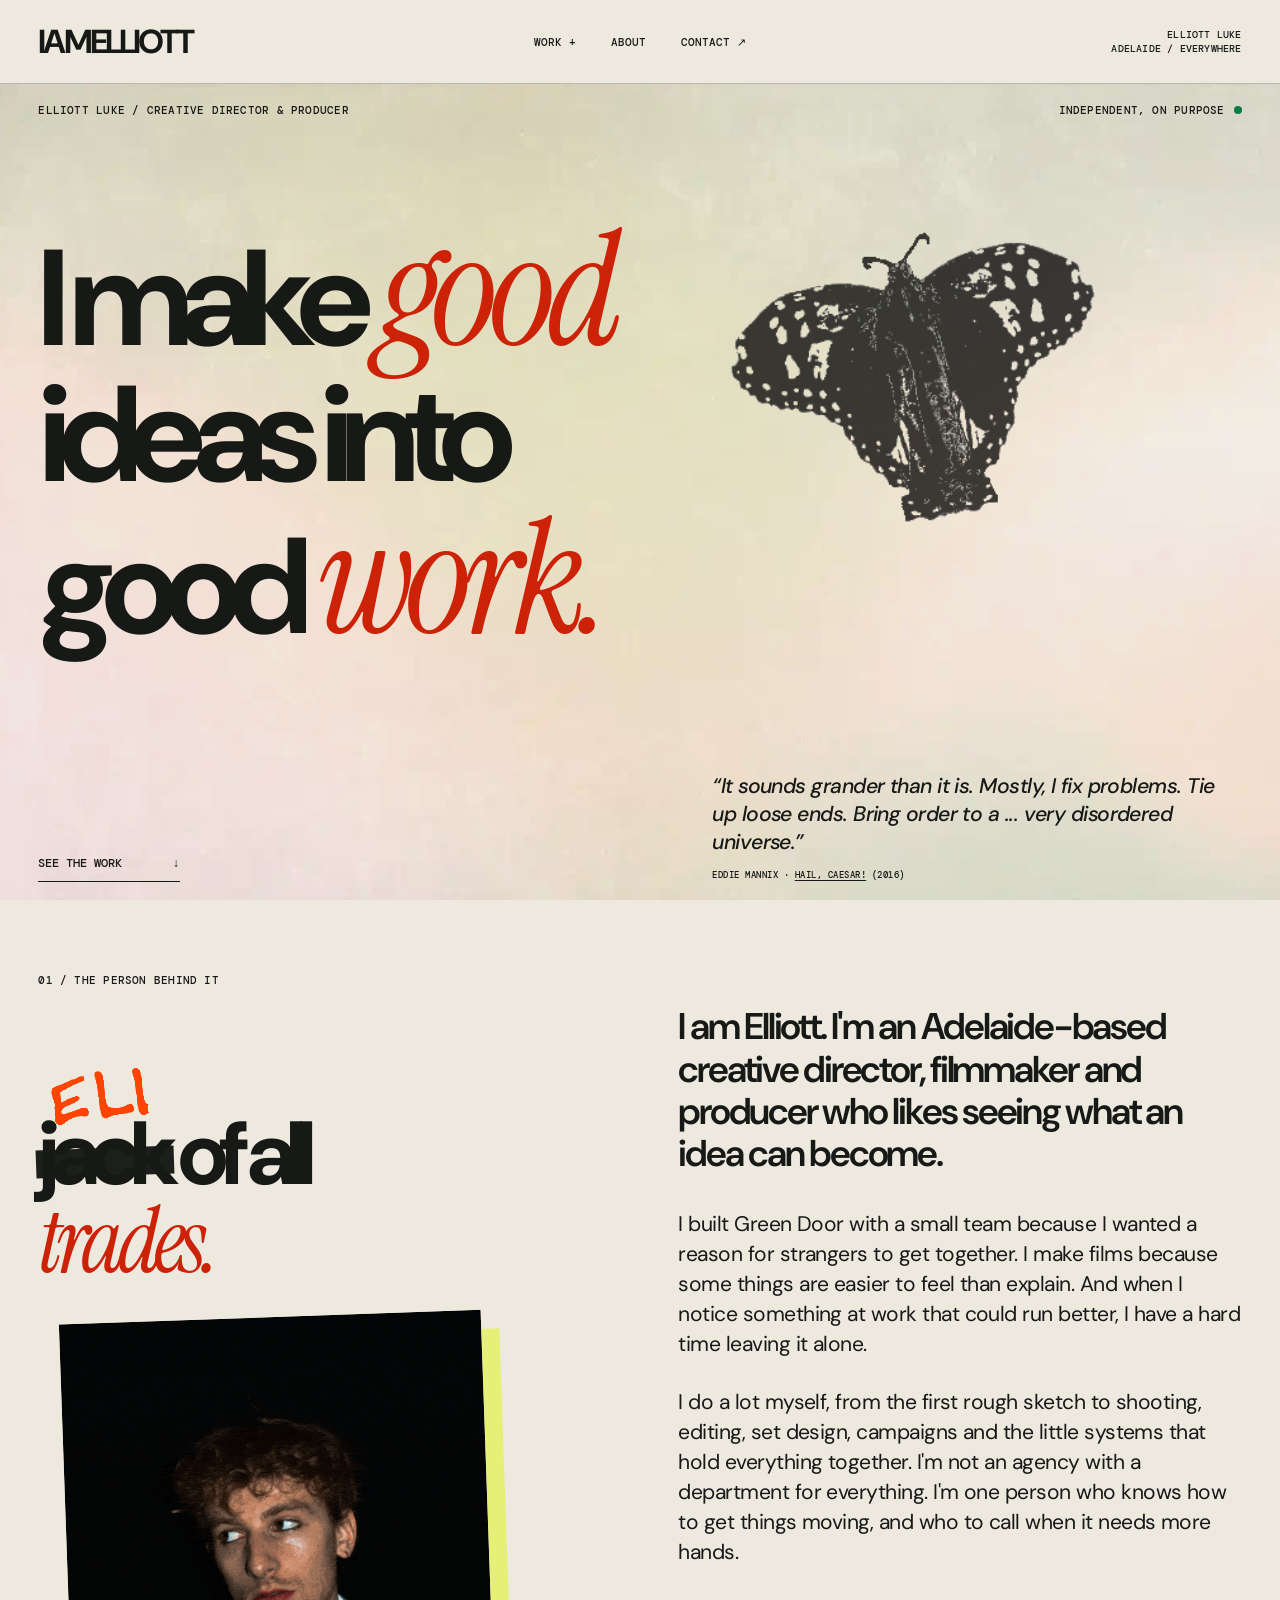
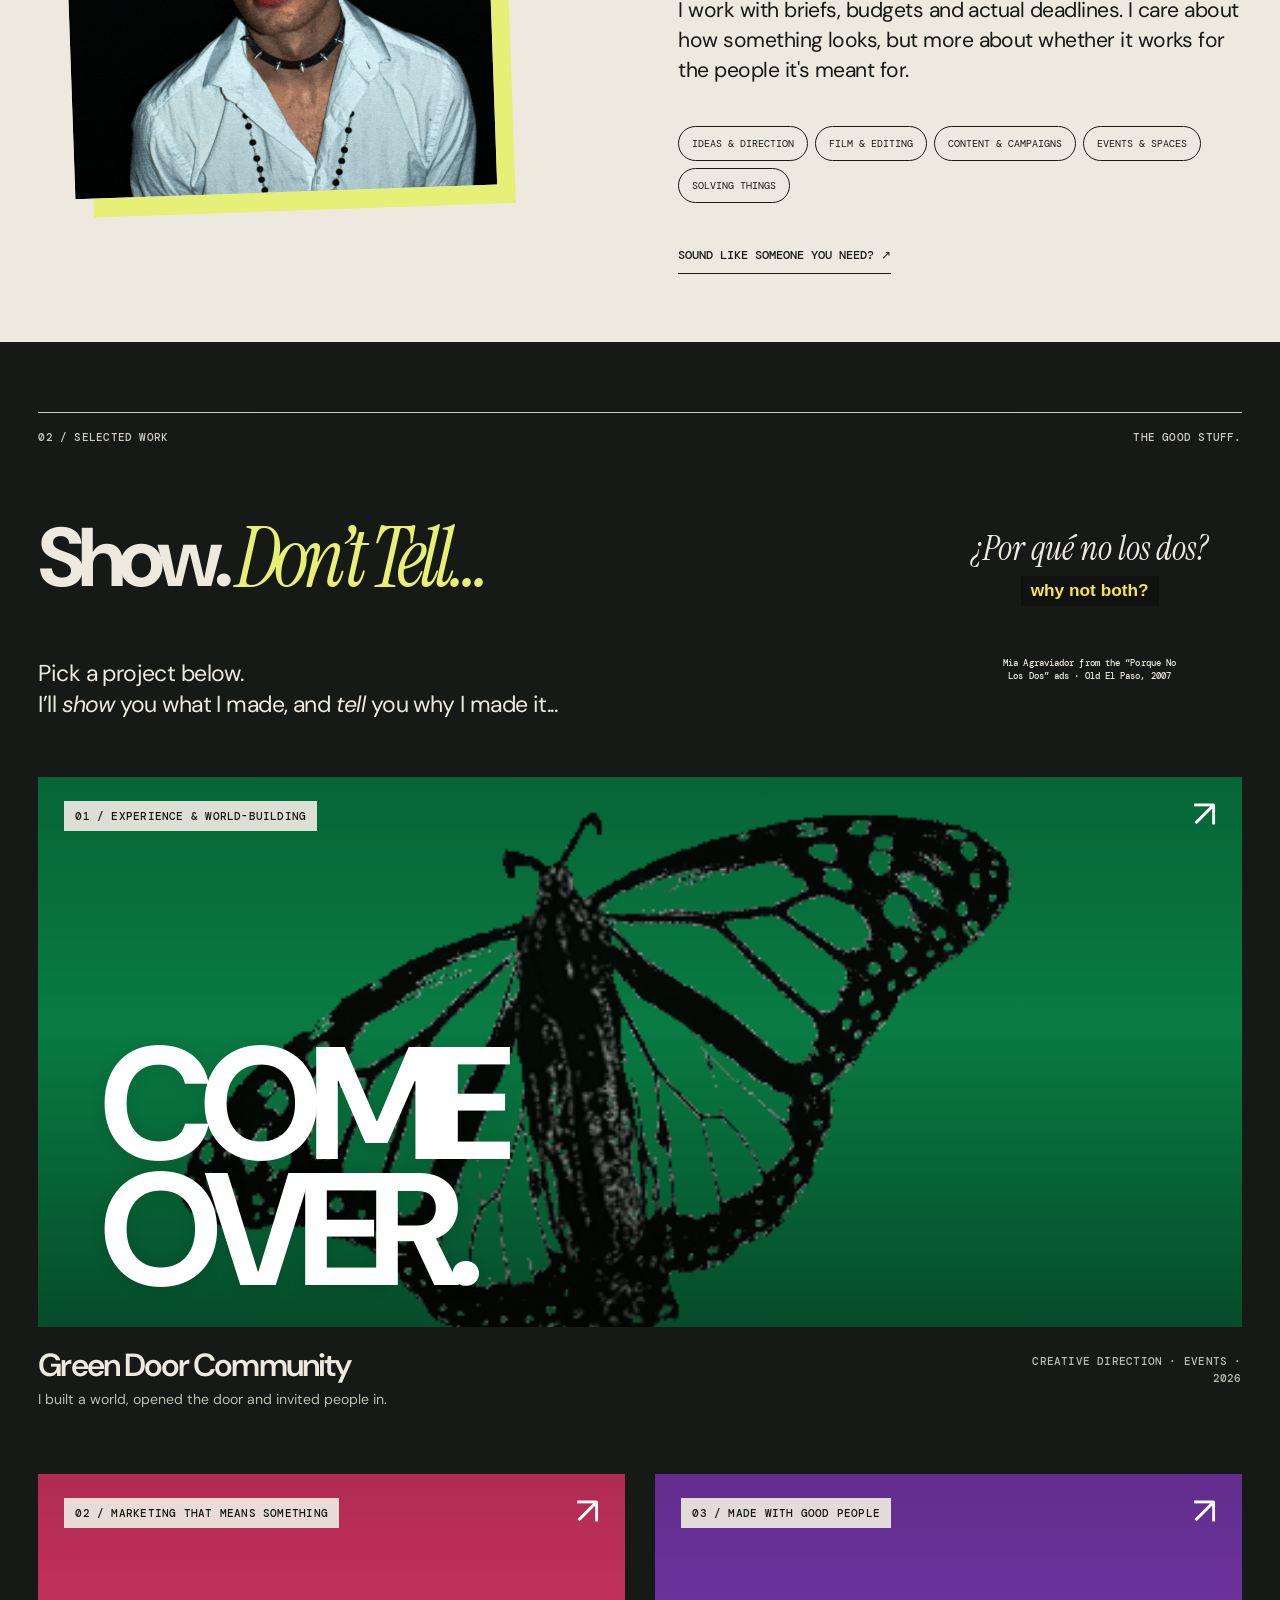
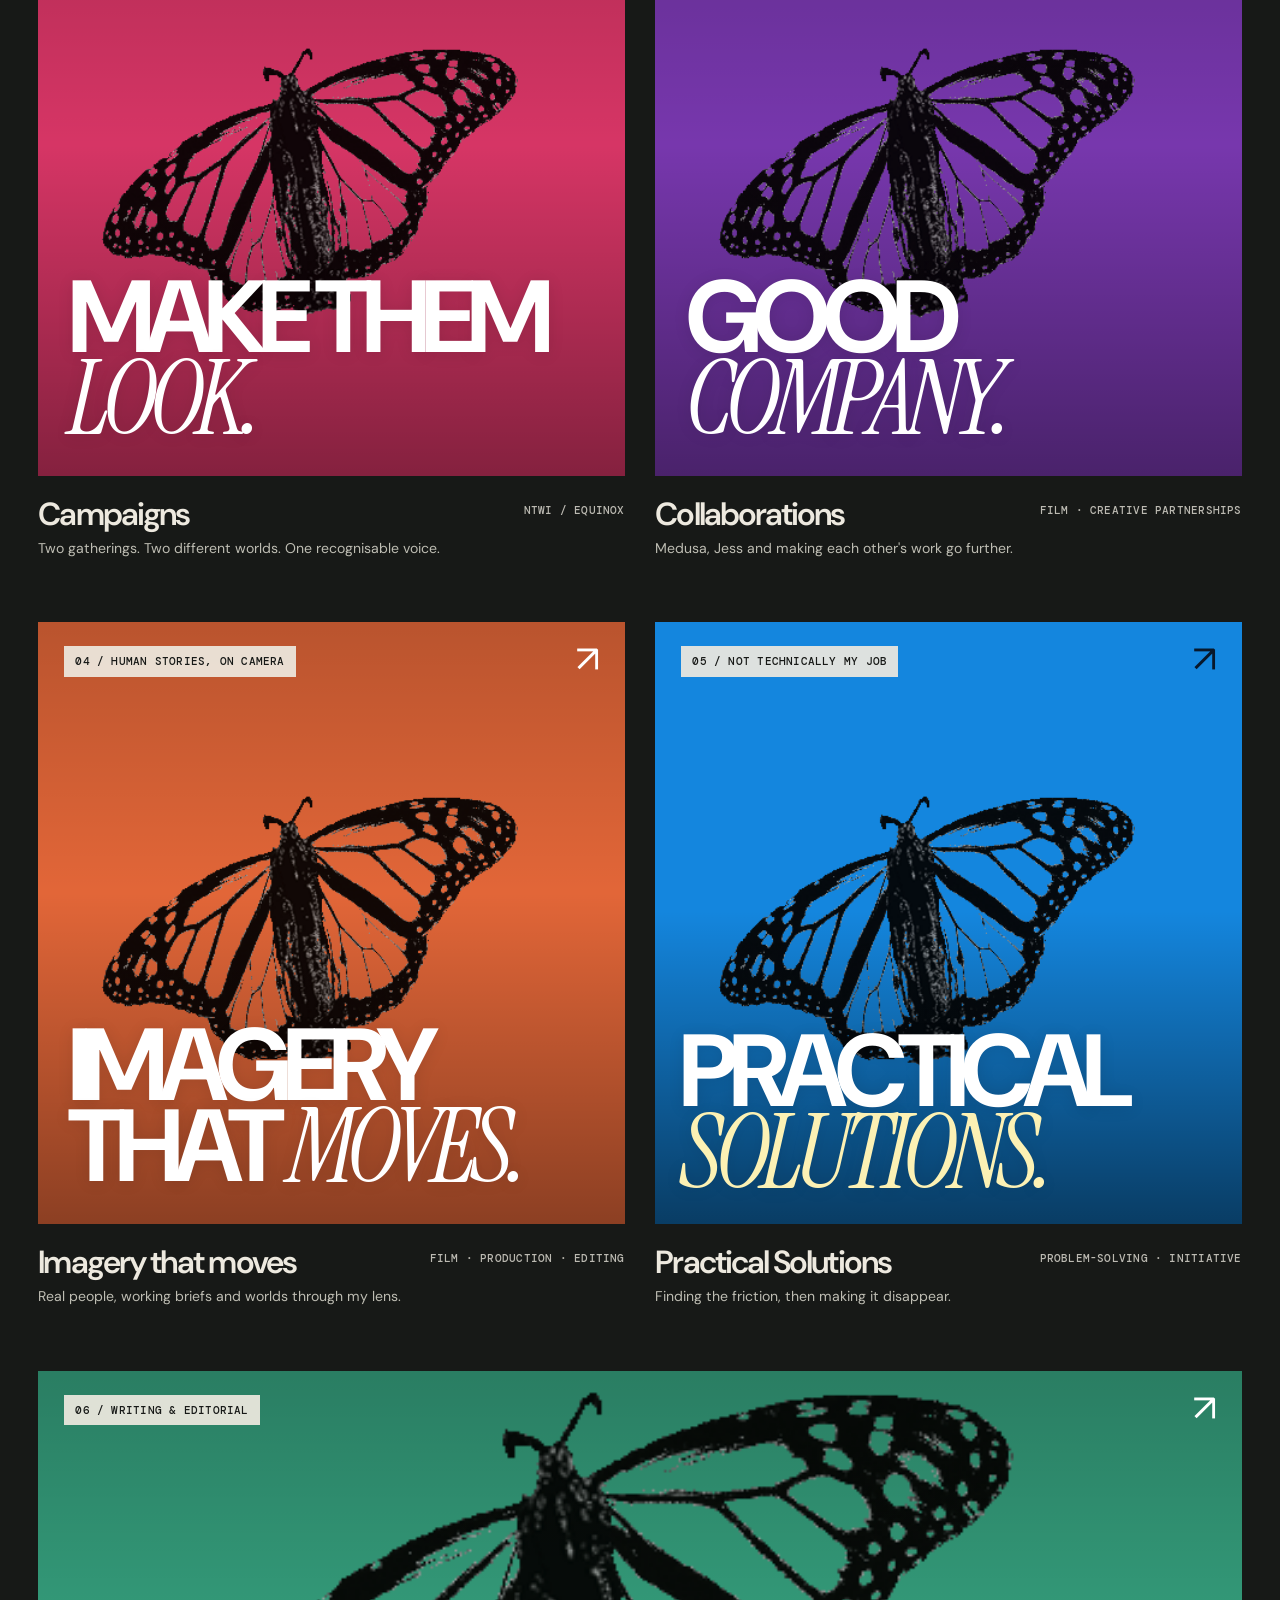
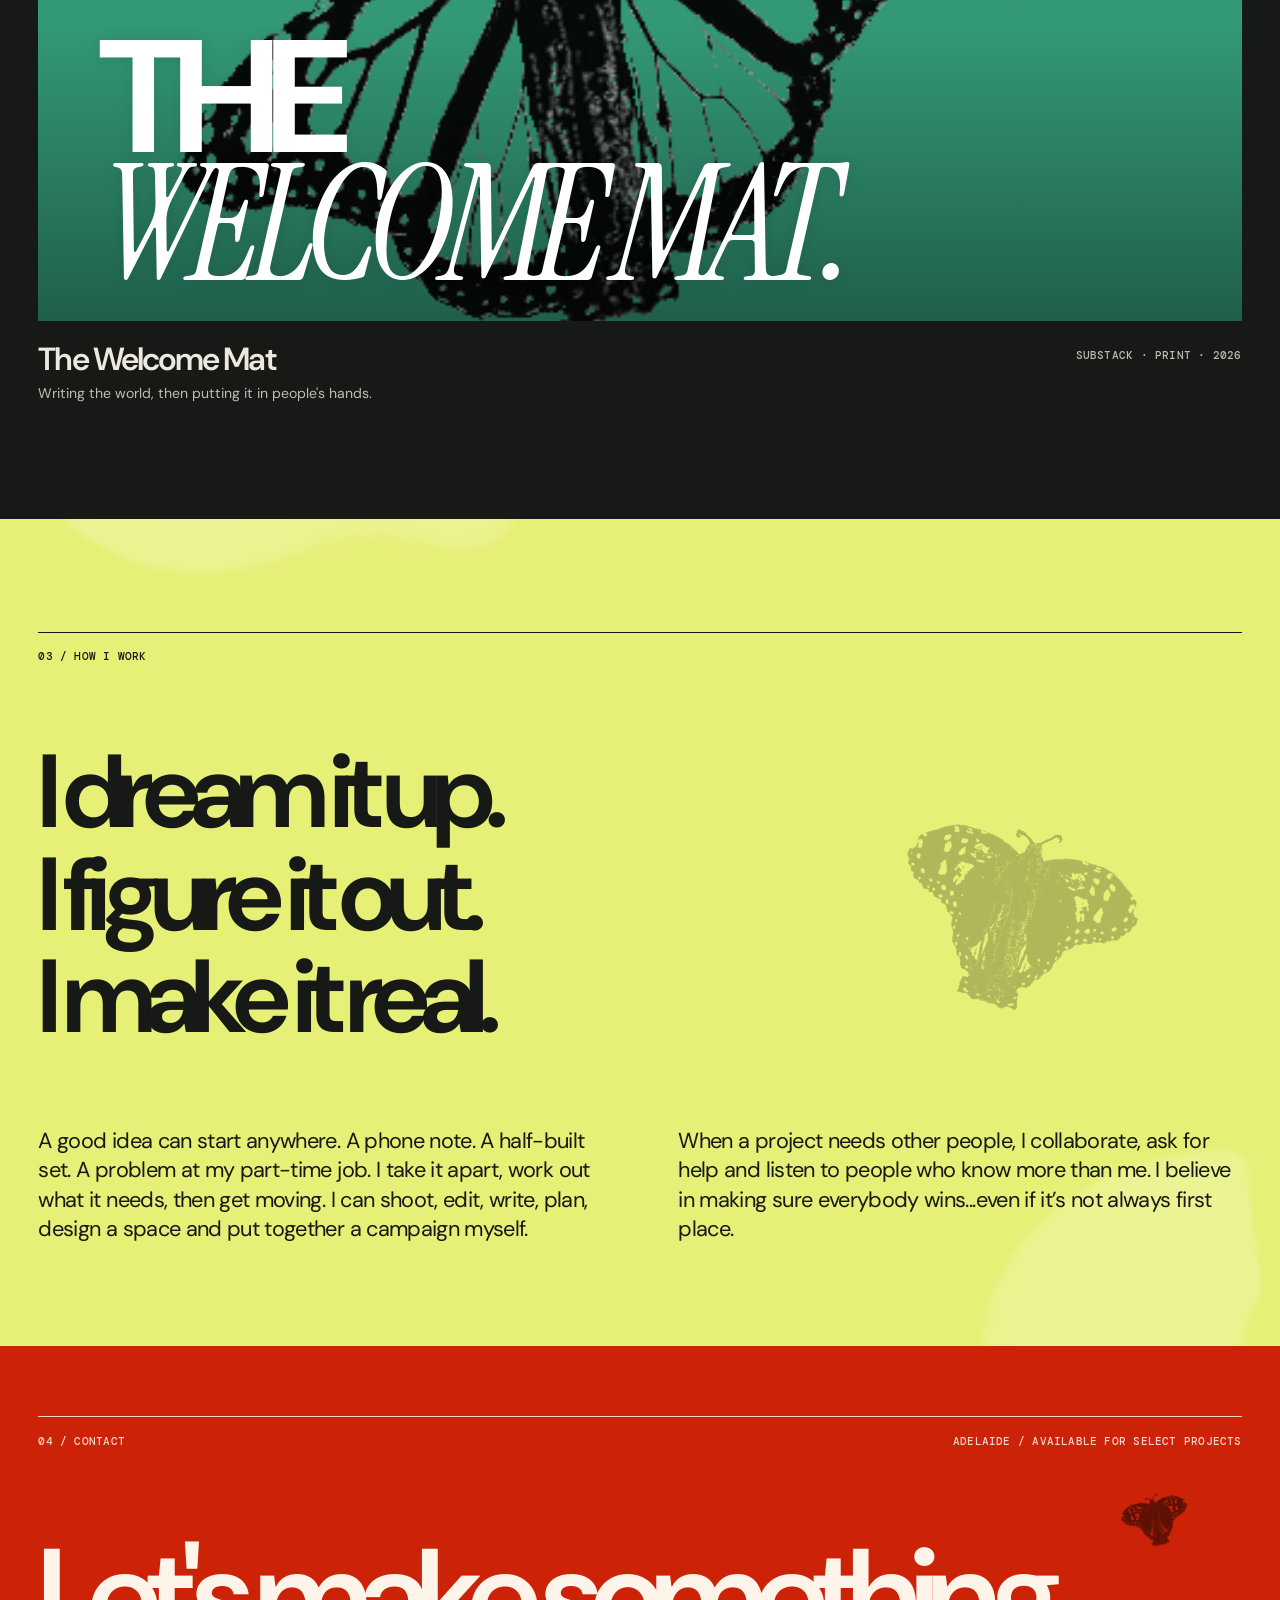
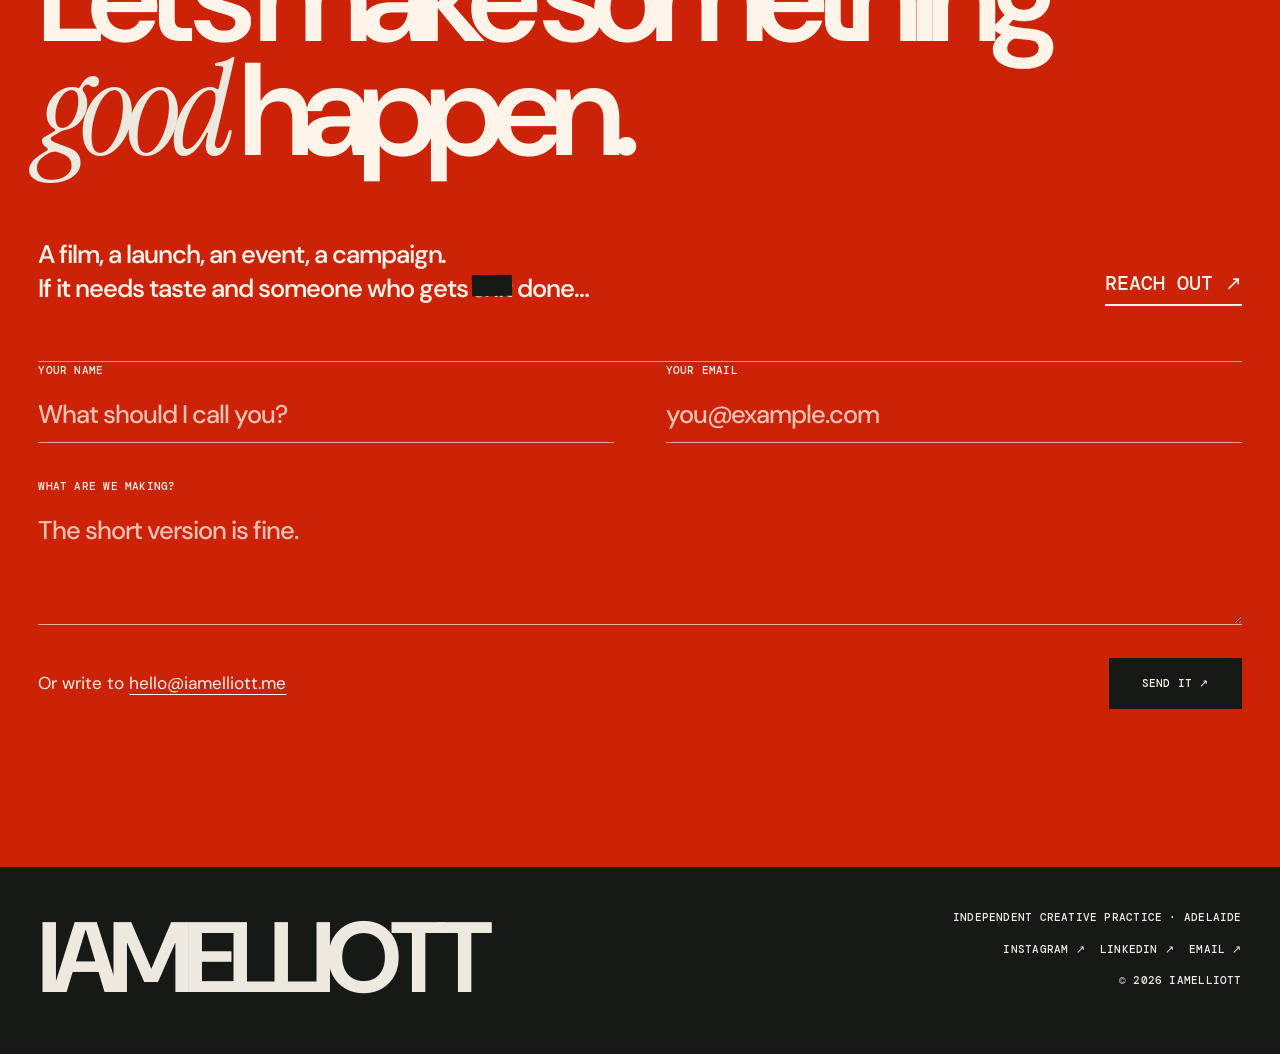
<file: index.html>
<!doctype html>
<html lang="en-AU" data-root="">
<head>
  <meta charset="utf-8">
  <meta name="viewport" content="width=device-width,initial-scale=1">
  <meta name="theme-color" content="#ede9dd">
  <meta name="description" content="I am Elliott Luke. Creative director, filmmaker and producer based in Adelaide. Films, campaigns, events and practical ideas made real.">
  <meta property="og:type" content="website">
  <meta property="og:title" content="IAMELLIOTT | I make good ideas into good work.">
  <meta property="og:description" content="I am Elliott Luke. Creative director, filmmaker and producer based in Adelaide. Films, campaigns, events and practical ideas made real.">
  <meta property="og:image" content="https://iamelliott.me/social/homepage-hero.gif">
  <meta property="og:image:type" content="image/gif">
  <meta property="og:image:width" content="1200">
  <meta property="og:image:height" content="627">
  <meta property="og:image:alt" content="IAMELLIOTT homepage hero with an animated butterfly">
  <link rel="canonical" href="https://iamelliott.me/">
  <title>IAMELLIOTT | I make good ideas into good work.</title>
  <link rel="icon" type="image/svg+xml" href="favicon.svg">
  <link rel="icon" type="image/png" sizes="96x96" href="favicon-96x96.png">
  <link rel="shortcut icon" href="favicon.ico">
  <link rel="apple-touch-icon" sizes="180x180" href="apple-touch-icon.png">
  <link rel="manifest" href="site.webmanifest">
  <link rel="preconnect" href="https://fonts.googleapis.com">
  <link rel="preconnect" href="https://fonts.gstatic.com" crossorigin>
  <link href="https://fonts.googleapis.com/css2?family=DM+Mono:wght@400;500&family=DM+Sans:wght@400;500;600;700&family=Instrument+Serif:ital@0;1&display=swap" rel="stylesheet">
  <link rel="stylesheet" href="site.css">
<link rel="stylesheet" href="build03.css">
<link rel="stylesheet" href="build04.css">
  <script defer src="media.js"></script>
  <script defer src="site.js"></script>
<script defer src="build03.js"></script>
</head>
<body class="home">
<a class="skip-link" href="#main">Skip to content</a>
<header class="masthead">
  <a class="wordmark" href="index.html" aria-label="IAMELLIOTT home">IAMELLIOTT</a>
  <nav class="nav-desktop" aria-label="Main navigation"><details class="work-menu"><summary aria-label="Work projects">WORK <span aria-hidden="true">+</span></summary><div class="work-menu-list" aria-label="Projects"><a href="work/greendoor.html">Green Door Community</a><a href="work/campaigns.html">Campaigns</a><a href="work/collaborations.html">Collaborations</a><a href="work/moving-imagery.html">Films</a><a href="work/practical-solutions.html">Practical Solutions</a><a href="work/welcome-mat.html">The Welcome Mat</a></div></details><a href="index.html#about">ABOUT</a><a href="index.html#contact">CONTACT <span aria-hidden="true">↗</span></a></nav>
  <details class="mobile-menu" data-menu><summary aria-label="Menu">MENU <span aria-hidden="true">+</span></summary><nav aria-label="Mobile navigation"><details class="work-mobile-submenu"><summary>WORK <span aria-hidden="true">+</span></summary><div class="work-mobile-list"><a href="index.html#work">ALL WORK</a><a href="work/greendoor.html">Green Door Community</a><a href="work/campaigns.html">Campaigns</a><a href="work/collaborations.html">Collaborations</a><a href="work/moving-imagery.html">Films</a><a href="work/practical-solutions.html">Practical Solutions</a><a href="work/welcome-mat.html">The Welcome Mat</a></div></details><a href="index.html#about">ABOUT</a><a href="index.html#contact">CONTACT <span aria-hidden="true">↗</span></a></nav></details>
  <span class="header-right">ELLIOTT LUKE<br>ADELAIDE / EVERYWHERE</span>
</header>
<main id="main">
<section class="hero" aria-labelledby="hero-heading"><div class="header-overlay" aria-hidden="true"><img data-media="overlayHome" class="overlay-motion" loading="eager" alt=""></div>
  <div class="hero-eyebrow"><span>ELLIOTT LUKE / CREATIVE DIRECTOR & PRODUCER</span><span class="status-note">INDEPENDENT, ON PURPOSE <span class="live-dot" aria-hidden="true"></span></span></div>
  <div class="hero-stage"><h1 id="hero-heading">I make <em>good</em><br>ideas into<br>good <em>work.</em></h1>
    <div class="butterfly-spot" aria-hidden="true"><img data-media="butterfly" alt="" decoding="async" fetchpriority="high"></div>
  </div>
  <div class="hero-lower"><figure class="film-quote"><blockquote>“It sounds grander than it is. Mostly, I fix problems. Tie up loose ends. Bring order to a ... very disordered universe.”</blockquote><figcaption class="quote-credit">EDDIE MANNIX · <cite>HAIL, CAESAR!</cite> (2016)</figcaption></figure><a href="#work" class="arrow-link">SEE THE WORK <span>↓</span></a></div>
</section>
<section class="about-section" id="about" aria-labelledby="about-title"><div class="about-heading"><span class="kicker">01 / THE PERSON BEHIND IT</span><h2 id="about-title"><span class="handwriting" aria-label="Elliott"><img data-media="elliottSignature" src="e.gif" alt="" decoding="async"></span><span class="loose-redact"><span>jack</span></span> of all<br><em>trades.</em></h2><div class="portrait-frame"><img data-media="about" data-fallback="filmStill01" alt="A changing sequence of portraits of Elliott Luke"></div></div><div class="about-text"><p class="lead">I am Elliott. I'm an Adelaide-based creative director, filmmaker and producer who likes seeing what an idea can become.</p><p>I built Green Door with a small team because I wanted a reason for strangers to get together. I make films because some things are easier to feel than explain. And when I notice something at work that could run better, I have a hard time leaving it alone.</p><p>I do a lot myself, from the first rough sketch to shooting, editing, set design, campaigns and the little systems that hold everything together. I'm not an agency with a department for everything. I'm one person who knows how to get things moving, and who to call when it needs more hands.</p><p>I work with briefs, budgets and actual deadlines. I care about how something looks, but more about whether it works for the people it's meant for.</p><div class="tag-row"><span>IDEAS & DIRECTION</span><span>FILM & EDITING</span><span>CONTENT & CAMPAIGNS</span><span>EVENTS & SPACES</span><span>SOLVING THINGS</span></div><a class="under-link" href="#contact">SOUND LIKE SOMEONE YOU NEED? ↗</a></div></section>
<section id="work" class="selected-work"><div class="section-titleline"><span>02 / SELECTED WORK</span><span>THE GOOD STUFF.</span></div>
  <div class="work-title">
    <h2><span>Show.</span> <em>Don’t Tell...</em></h2>
    <div class="work-intro">
      <blockquote>¿Por qué no los dos?</blockquote>
      <span class="quote-translation">why not both?</span>
      <small>Mia Agraviador from the “Porque No Los Dos” ads · Old El Paso, 2007</small>
    </div>
    <div class="work-pitch"><p><span class="work-pitch-lead">Pick a project below.</span><span>I’ll <em>show</em> you what I made, and <em>tell</em> you why I made it...</span></p></div>
  </div>
  <div class="work-grid">
    <article class="tile tile-feature tile-green" data-reveal><a href="work/greendoor.html" class="tile-visual"><video data-media="door" data-poster="fallback" data-preview muted loop playsinline preload="none"><source type="video/mp4"></video><span class="tile-index">01 / EXPERIENCE & WORLD-BUILDING</span><span class="tile-icon">↗</span><span class="tile-text tile-text-lg">COME<br>OVER.</span></a><div class="tile-caption"><div><h3>Green Door Community</h3><p>I built a world, opened the door and invited people in.</p></div><span>CREATIVE DIRECTION · EVENTS · 2026</span></div></article>
    <article class="tile tile-half tile-ntwi" data-reveal><a href="work/campaigns.html" class="tile-visual"><video data-media="ntwi02" data-preview muted loop playsinline preload="none"><source type="video/mp4"></video><span class="tile-index">02 / MARKETING THAT MEANS SOMETHING</span><span class="tile-icon">↗</span><span class="tile-text">MAKE THEM<br><em>LOOK.</em></span></a><div class="tile-caption"><div><h3>Campaigns</h3><p>Two gatherings. Two different worlds. One recognisable voice.</p></div><span>NTWI / EQUINOX</span></div></article>
    <article class="tile tile-half tile-collab" data-reveal><a href="work/collaborations.html" class="tile-visual"><video data-media="collaboration01" data-preview muted loop playsinline preload="none"><source type="video/mp4"></video><span class="tile-index">03 / MADE WITH GOOD PEOPLE</span><span class="tile-icon">↗</span><span class="tile-text">GOOD<br><em>COMPANY.</em></span></a><div class="tile-caption"><div><h3>Collaborations</h3><p>Medusa, Jess and making each other's work go further.</p></div><span>FILM · CREATIVE PARTNERSHIPS</span></div></article>
    <article class="tile tile-half tile-film" data-reveal><a href="work/moving-imagery.html" class="tile-visual"><video data-media="hikeSociety" data-preview muted loop playsinline preload="none"><source type="video/mp4"></video><span class="tile-index">04 / HUMAN STORIES, ON CAMERA</span><span class="tile-icon">↗</span><span class="tile-text">IMAGERY<br>THAT <em>MOVES.</em></span></a><div class="tile-caption"><div><h3>Imagery that moves</h3><p>Real people, working briefs and worlds through my lens.</p></div><span>FILM · PRODUCTION · EDITING</span></div></article>
    <article class="tile tile-half tile-systems" data-reveal><a href="work/practical-solutions.html" class="tile-visual"><span class="tile-index">05 / NOT TECHNICALLY MY JOB</span><span class="tile-icon">↗</span><video data-media="receipt" data-preview muted loop playsinline preload="none" aria-label="Receipt-based workplace communications preview"><source type="video/mp4"></video><span class="tile-text">PRACTICAL<br><em>SOLUTIONS.</em></span></a><div class="tile-caption"><div><h3>Practical Solutions</h3><p>Finding the friction, then making it disappear.</p></div><span>PROBLEM-SOLVING · INITIATIVE</span></div></article>
    <article class="tile tile-feature tile-mat" data-reveal><a href="work/welcome-mat.html" class="tile-visual"><video data-media="welcomeMat01" data-preview muted loop playsinline preload="none"><source type="video/mp4"></video><span class="tile-index">06 / WRITING & EDITORIAL</span><span class="tile-icon">↗</span><span class="tile-text tile-text-lg">THE<br><em>WELCOME MAT.</em></span></a><div class="tile-caption"><div><h3>The Welcome Mat</h3><p>Writing the world, then putting it in people's hands.</p></div><span>SUBSTACK · PRINT · 2026</span></div></article>
  </div>
</section>
<section class="method" aria-labelledby="method-heading"><div class="method-overlay" aria-hidden="true" data-method-overlay></div><img class="method-butterflies" data-media="butterfly" alt="" aria-hidden="true" loading="lazy" decoding="async"><p class="kicker">03 / HOW I WORK</p><h2 id="method-heading">I dream it up.<br>I figure it out.<br>I make it real.</h2><div class="method-bottom"><p>A good idea can start anywhere. A phone note. A half-built set. A problem at my part-time job. I take it apart, work out what it needs, then get moving. I can shoot, edit, write, plan, design a space and put together a campaign myself.</p><p>When a project needs other people, I collaborate, ask for help and listen to people who know more than me. I believe in making sure everybody wins...even if it’s not always first place.</p></div></section>
<section class="contact-section" id="contact" aria-labelledby="contact-title"><img class="contact-butterfly" data-media="butterfly" alt="" aria-hidden="true" loading="lazy" decoding="async"><div class="section-titleline"><span>04 / CONTACT</span><span>ADELAIDE / AVAILABLE FOR SELECT PROJECTS</span></div><h2 id="contact-title">Let's make something<br><em>good</em> happen.</h2><div class="contact-intro"><p>A film, a launch, an event, a campaign.<br>If it needs taste and someone who gets <span class="censored censor-small" aria-label="shit"><span>shit</span></span> done…</p><a href="#enquiry" class="contact-link">REACH OUT ↗</a></div><form id="enquiry" data-enquiry method="POST" action="https://formspree.io/f/xqapyzld"><div class="form-grid"><label>YOUR NAME<input type="text" name="name" placeholder="What should I call you?" autocomplete="name" required></label><label>YOUR EMAIL<input type="email" name="email" placeholder="you@example.com" autocomplete="email" required></label><label class="full-row">WHAT ARE WE MAKING?<textarea name="message" rows="3" placeholder="The short version is fine." required></textarea></label></div><div class="form-bottom"><p>Or write to <a href="mailto:hello@iamelliott.me">hello@iamelliott.me</a></p><button type="submit">SEND IT ↗</button></div><p class="form-feedback" aria-live="polite" data-form-feedback></p></form></section>
</main>
<footer class="footer"><a href="index.html" class="footer-mark">IAMELLIOTT</a><div class="footer-right"><span>INDEPENDENT CREATIVE PRACTICE · ADELAIDE</span><span class="footer-row"><a href="https://www.instagram.com/iamelliottfilms/" target="_blank" rel="noopener">INSTAGRAM ↗</a><a href="https://www.linkedin.com/in/elliott-luke-055419192/" target="_blank" rel="noopener">LINKEDIN ↗</a><a href="mailto:hello@iamelliott.me">EMAIL ↗</a></span><span>© <span data-year>2026</span> IAMELLIOTT</span></div></footer>
</body></html>
</file>
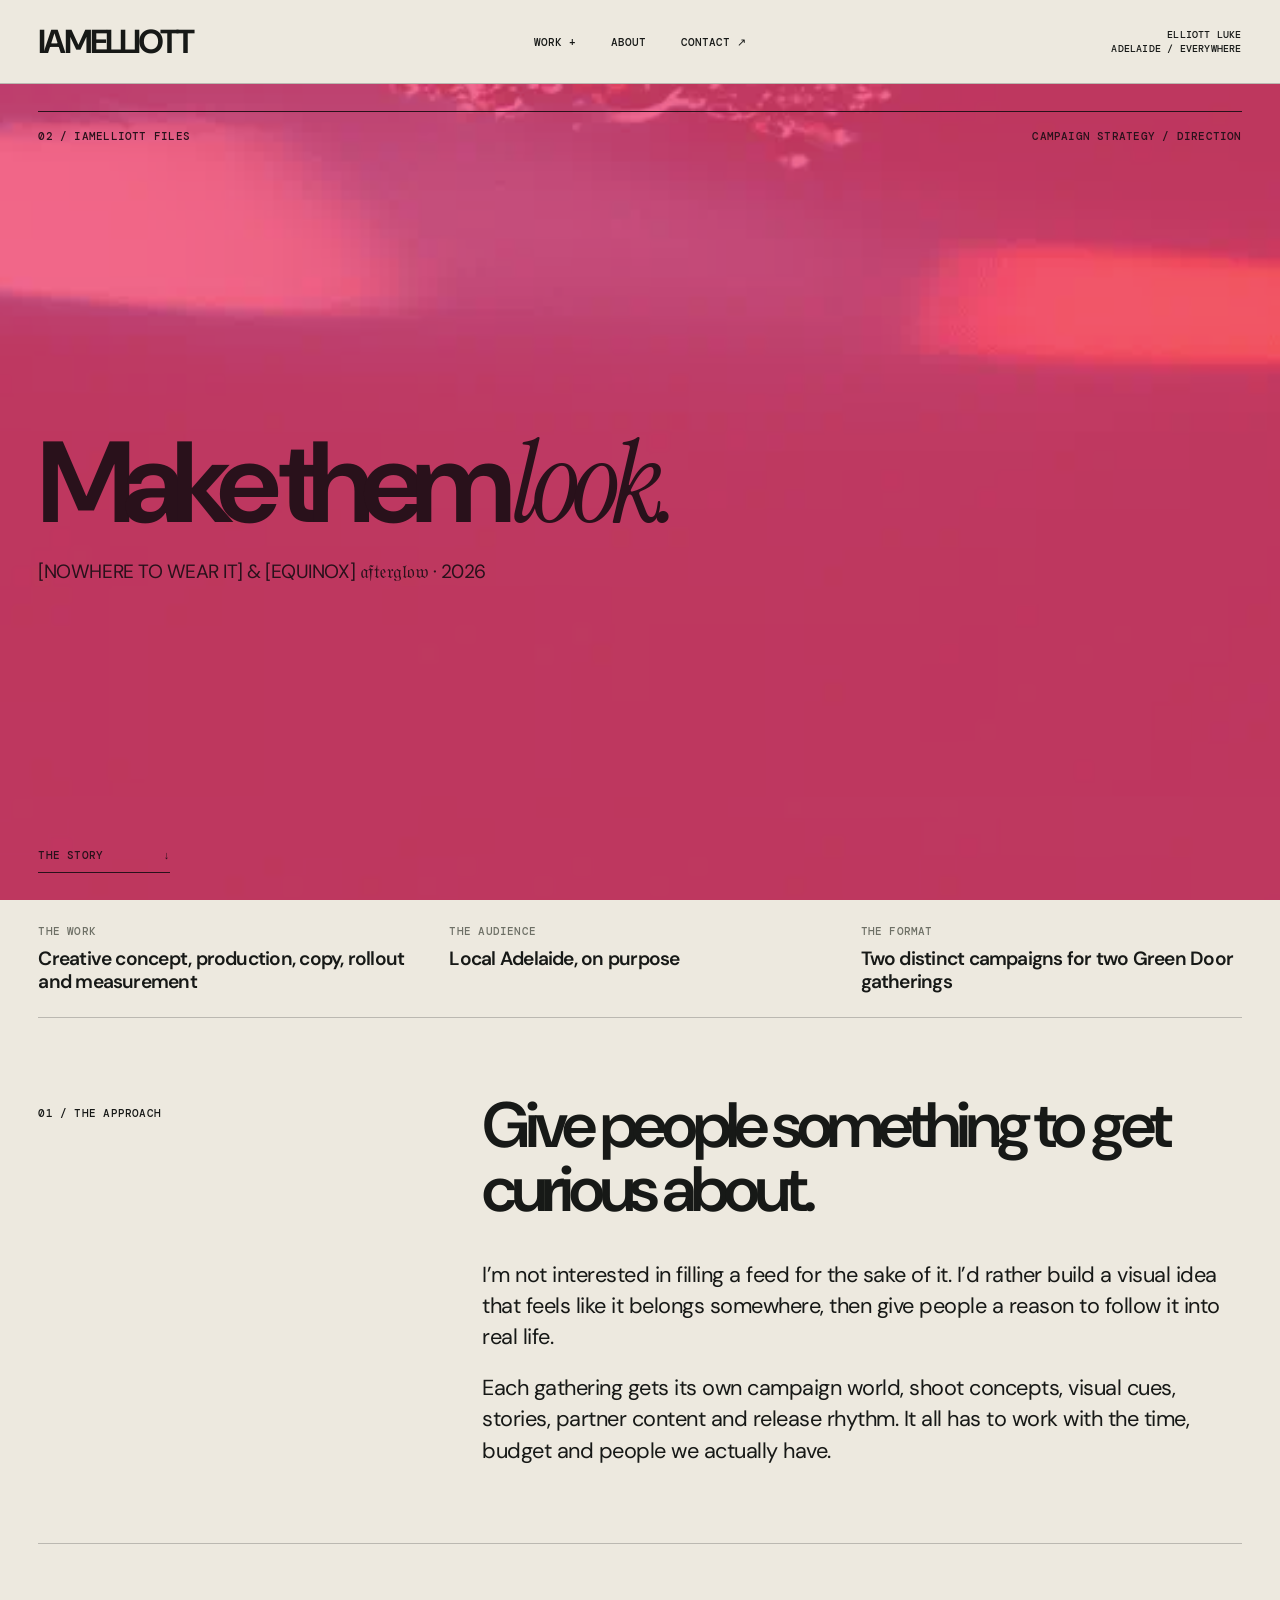
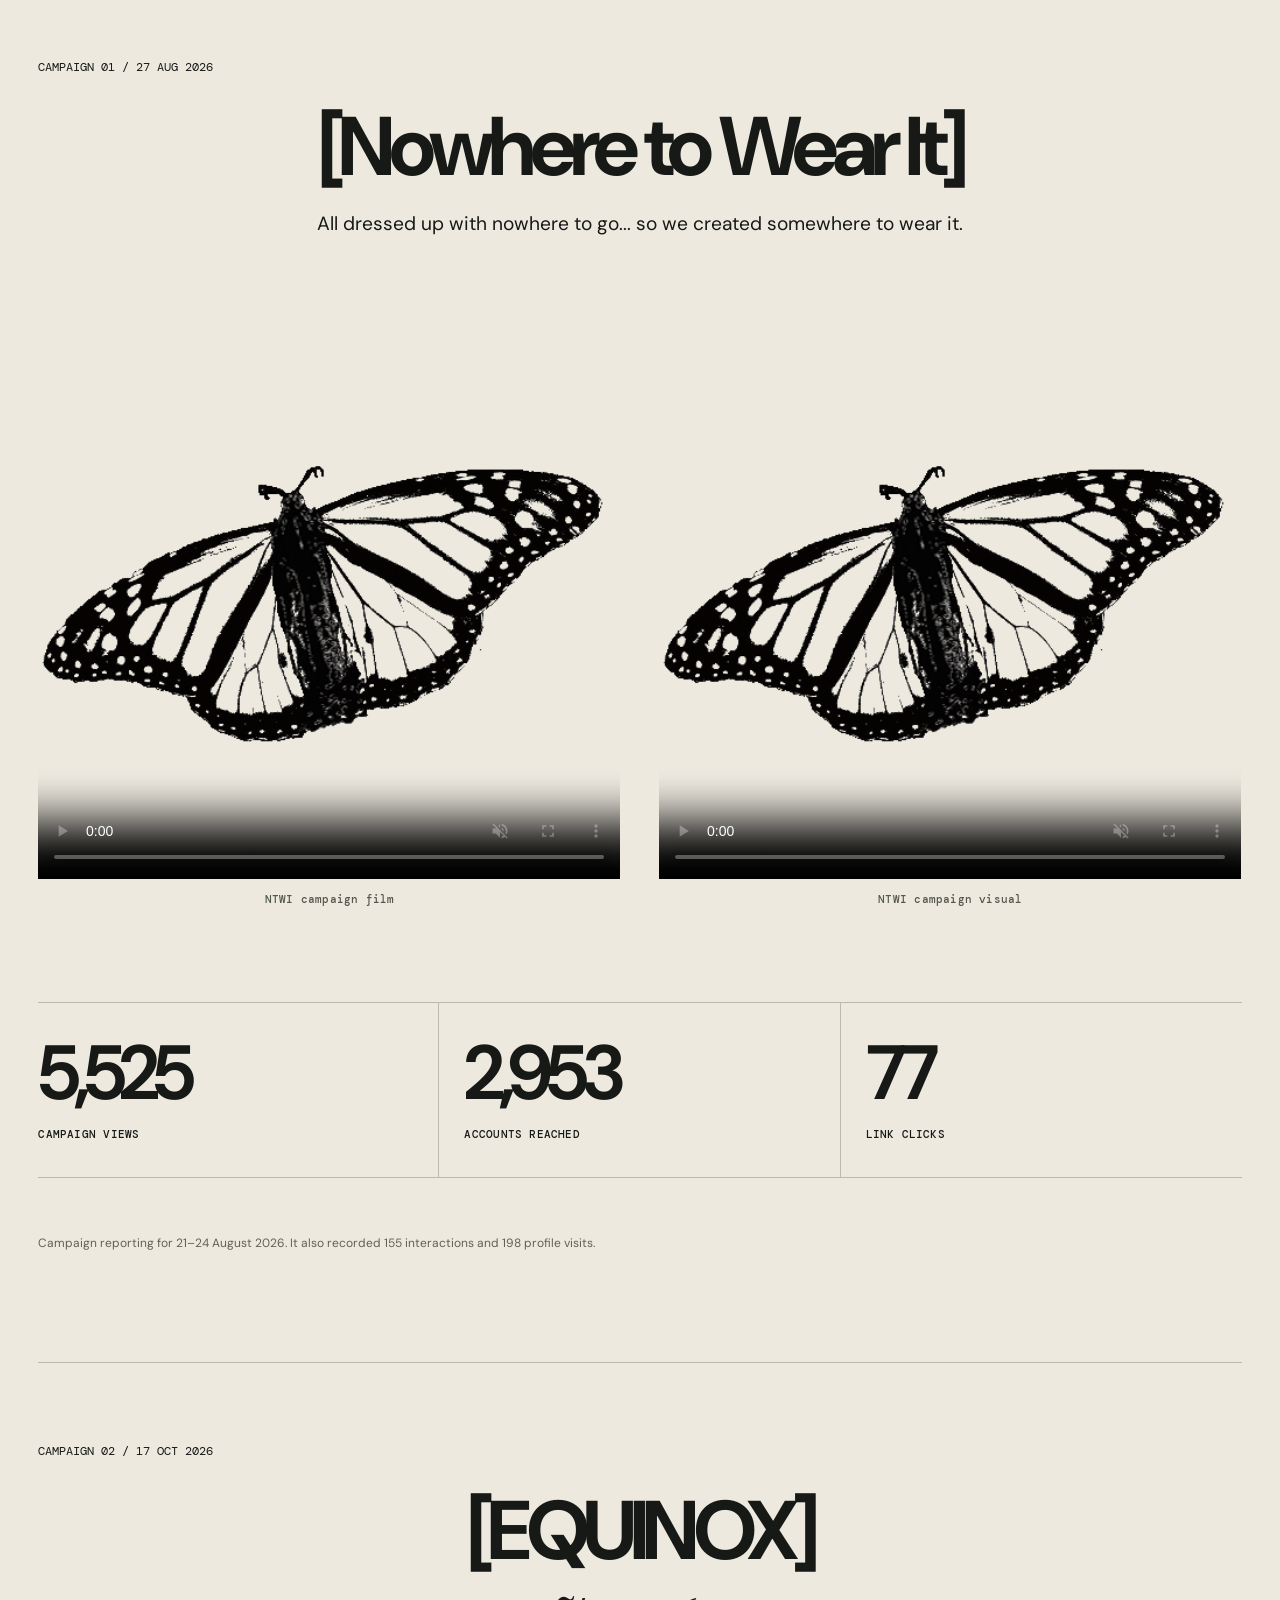
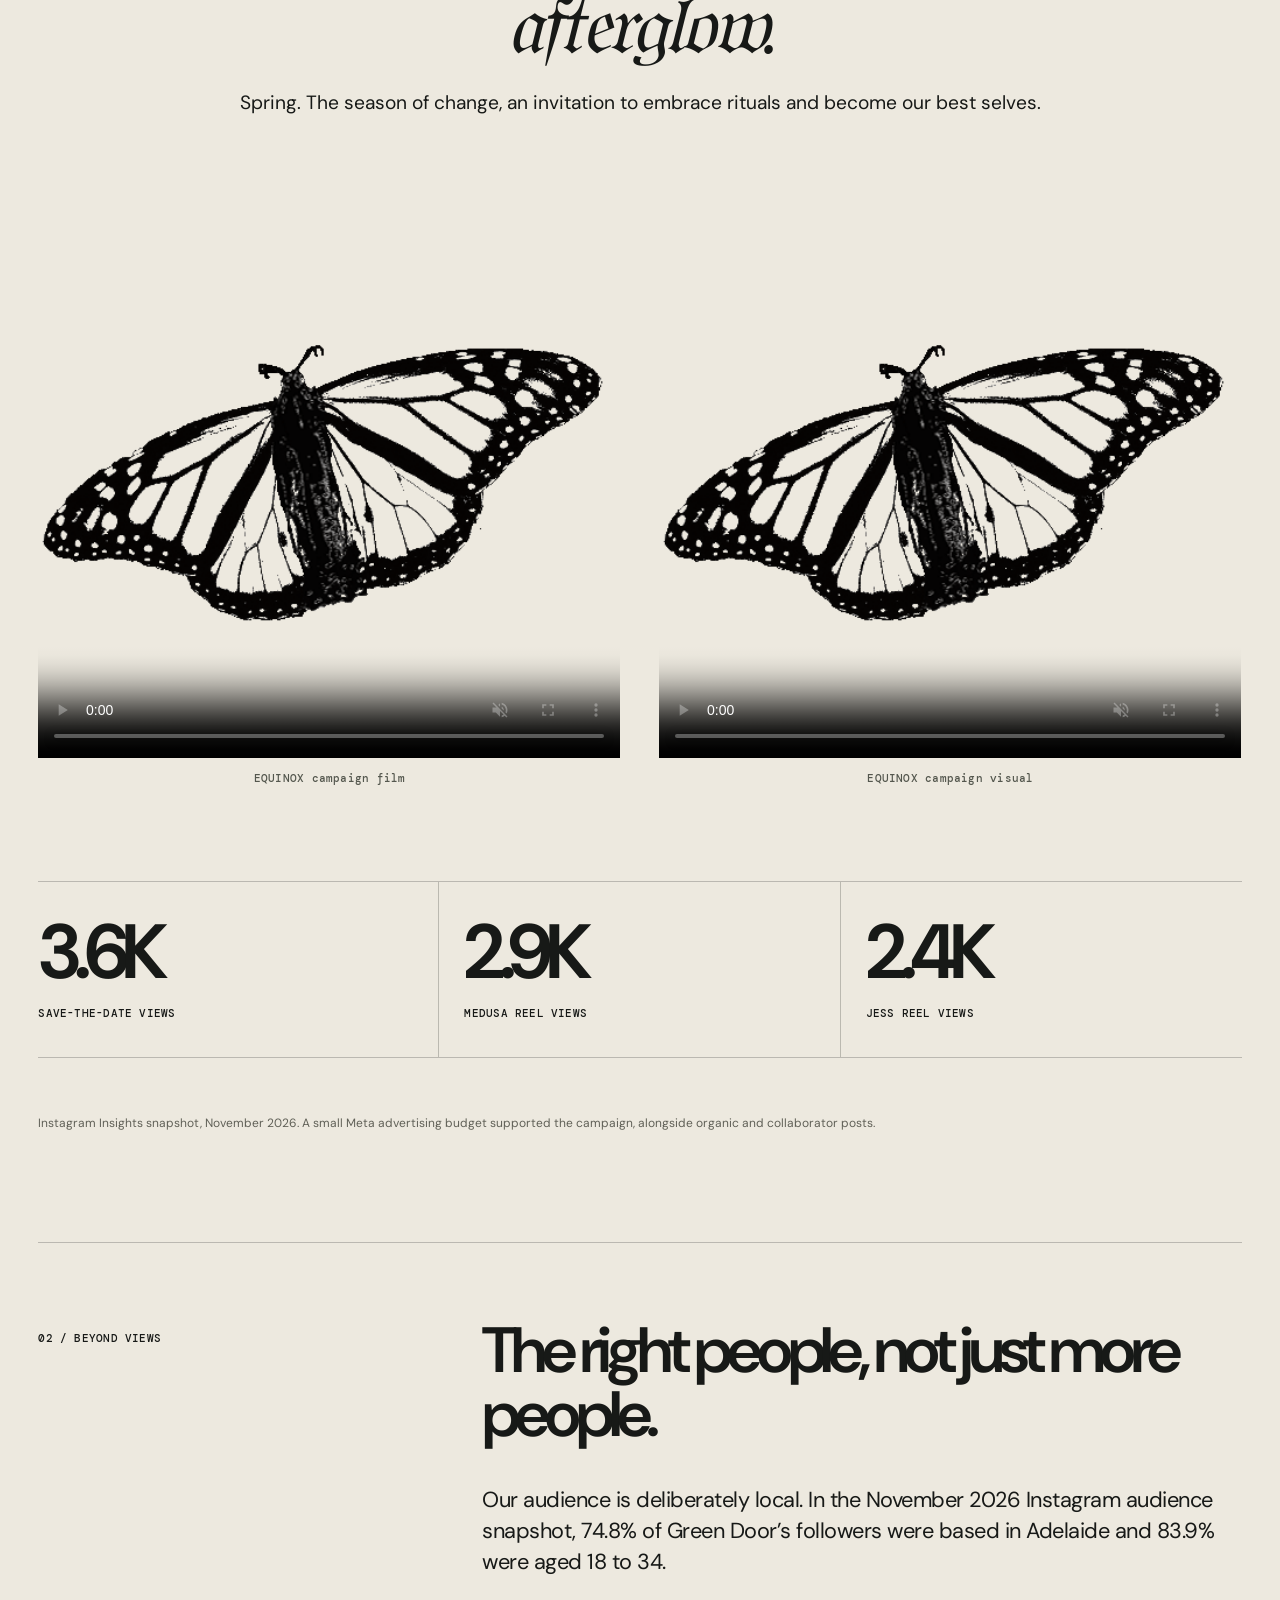
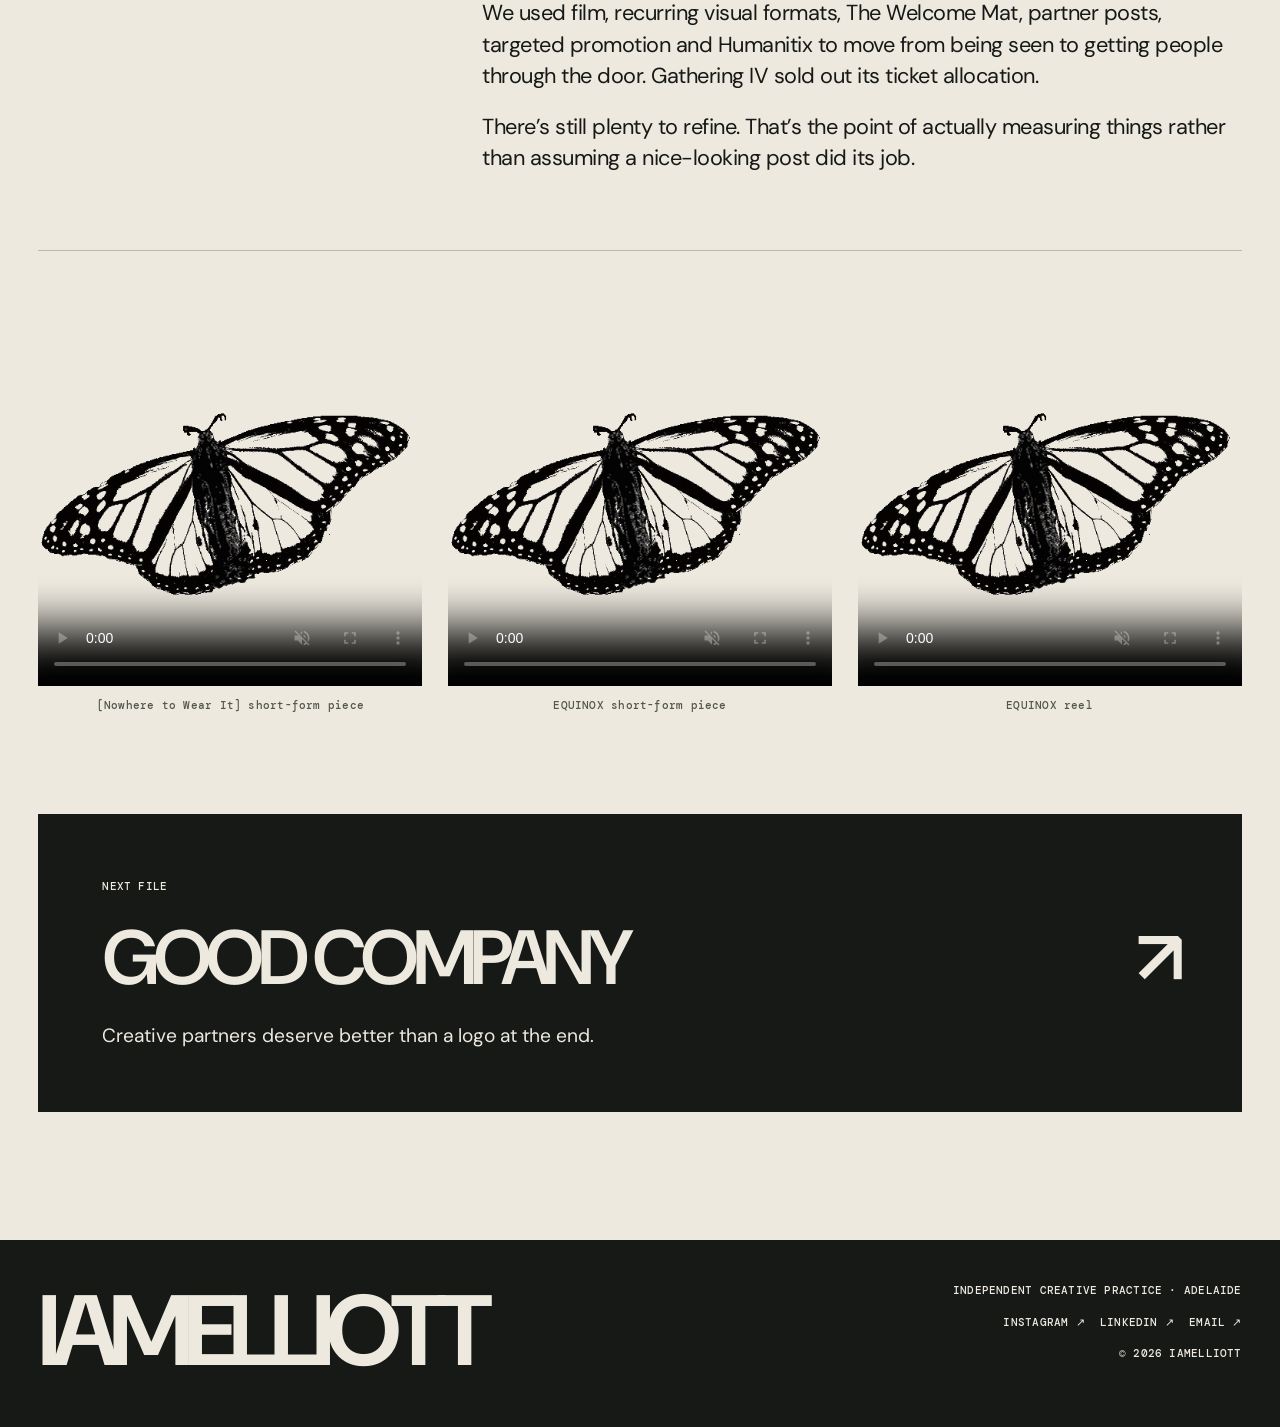
<file: work/campaigns.html>
<!doctype html>
<html lang="en-AU" data-root="../">
<head>
  <meta charset="utf-8">
  <meta name="viewport" content="width=device-width,initial-scale=1">
  <meta name="theme-color" content="#ede9dd">
  <meta name="description" content="Campaign strategy and film production for Green Door’s [Nowhere to Wear It] and EQUINOX 𝔞𝔣𝔱𝔢𝔯𝔤𝔩𝔬𝔴 events.">
  <meta property="og:type" content="website">
  <meta property="og:title" content="Campaigns | IAMELLIOTT">
  <meta property="og:description" content="Campaign strategy and film production for Green Door’s [Nowhere to Wear It] and EQUINOX 𝔞𝔣𝔱𝔢𝔯𝔤𝔩𝔬𝔴 events.">
  <meta property="og:image" content="https://iamelliott.me/social/campaigns-hero.gif">
  <meta property="og:image:type" content="image/gif">
  <meta property="og:image:width" content="1200">
  <meta property="og:image:height" content="627">
  <meta property="og:image:alt" content="Make them look. Green Door campaign hero">
  <link rel="canonical" href="https://iamelliott.me/work/campaigns.html">
  <title>Campaigns | IAMELLIOTT</title>
  <link rel="icon" type="image/svg+xml" href="../favicon.svg">
  <link rel="icon" type="image/png" sizes="96x96" href="../favicon-96x96.png">
  <link rel="shortcut icon" href="../favicon.ico">
  <link rel="apple-touch-icon" sizes="180x180" href="../apple-touch-icon.png">
  <link rel="manifest" href="../site.webmanifest">
  <link rel="preconnect" href="https://fonts.googleapis.com">
  <link rel="preconnect" href="https://fonts.gstatic.com" crossorigin>
  <link href="https://fonts.googleapis.com/css2?family=DM+Mono:wght@400;500&family=DM+Sans:wght@400;500;600;700&family=Instrument+Serif:ital@0;1&display=swap" rel="stylesheet">
  <link rel="stylesheet" href="../site.css">
<link rel="stylesheet" href="../build03.css">
<link rel="stylesheet" href="../build04.css">
  <script defer src="../media.js"></script>
  <script defer src="../site.js"></script>
<script defer src="../build03.js"></script>
</head>
<body class="campaigns">
<a class="skip-link" href="#main">Skip to content</a>
<header class="masthead">
  <a class="wordmark" href="../index.html" aria-label="IAMELLIOTT home">IAMELLIOTT</a>
  <nav class="nav-desktop" aria-label="Main navigation"><details class="work-menu"><summary aria-label="Work projects">WORK <span aria-hidden="true">+</span></summary><div class="work-menu-list" aria-label="Projects"><a href="../work/greendoor.html">Green Door Community</a><a href="../work/campaigns.html">Campaigns</a><a href="../work/collaborations.html">Collaborations</a><a href="../work/moving-imagery.html">Films</a><a href="../work/practical-solutions.html">Practical Solutions</a><a href="../work/welcome-mat.html">The Welcome Mat</a></div></details><a href="../index.html#about">ABOUT</a><a href="../index.html#contact">CONTACT <span aria-hidden="true">↗</span></a></nav>
  <details class="mobile-menu" data-menu><summary aria-label="Menu">MENU <span aria-hidden="true">+</span></summary><nav aria-label="Mobile navigation"><details class="work-mobile-submenu"><summary>WORK <span aria-hidden="true">+</span></summary><div class="work-mobile-list"><a href="../index.html#work">ALL WORK</a><a href="../work/greendoor.html">Green Door Community</a><a href="../work/campaigns.html">Campaigns</a><a href="../work/collaborations.html">Collaborations</a><a href="../work/moving-imagery.html">Films</a><a href="../work/practical-solutions.html">Practical Solutions</a><a href="../work/welcome-mat.html">The Welcome Mat</a></div></details><a href="../index.html#about">ABOUT</a><a href="../index.html#contact">CONTACT <span aria-hidden="true">↗</span></a></nav></details>
  <span class="header-right">ELLIOTT LUKE<br>ADELAIDE / EVERYWHERE</span>
</header>
<main id="main"><section class="case-hero theme-rose" aria-label="Project introduction"><div class="header-overlay" aria-hidden="true"><img data-media="overlayCampaigns" class="overlay-motion" loading="eager" alt=""></div><div class="case-topline"><span>02 / IAMELLIOTT FILES</span><span>CAMPAIGN STRATEGY / DIRECTION</span></div><div class="case-heading"><h1>Make them <em>look.</em></h1><p>[NOWHERE TO WEAR IT] & [EQUINOX] 𝔞𝔣𝔱𝔢𝔯𝔤𝔩𝔬𝔴 · 2026</p></div><a class="jump" href="#story">THE STORY <span aria-hidden="true">↓</span></a></section><div class="case-wrap" id="story"><div class="case-meta"><div><small>THE WORK</small><p>Creative concept, production, copy, rollout and measurement</p></div><div><small>THE AUDIENCE</small><p>Local Adelaide, on purpose</p></div><div><small>THE FORMAT</small><p>Two distinct campaigns for two Green Door gatherings</p></div></div>
<section class="story-block " data-reveal><span class="kicker">01 / THE APPROACH</span><div><h2>Give people something to get curious about.</h2><p>I’m not interested in filling a feed for the sake of it. I’d rather build a visual idea that feels like it belongs somewhere, then give people a reason to follow it into real life.</p><p>Each gathering gets its own campaign world, shoot concepts, visual cues, stories, partner content and release rhythm. It all has to work with the time, budget and people we actually have.</p></div></section>
<div class="campaign-pair"><div class="campaign-section" data-reveal><div class="campaign-title"><span>CAMPAIGN 01 / 27 AUG 2026</span><h2 class="ntwi-title">[Nowhere to Wear It]</h2><p>All dressed up with nowhere to go... so we created somewhere to wear it.</p></div><figure class="media-film "><video data-media="ntwi01" data-poster="fallback" controls preload="none" aria-label="NTWI campaign film" autoplay muted loop playsinline><source type="video/mp4"></video><figcaption>NTWI campaign film</figcaption></figure><figure class="media-film "><video data-media="ntwi02" data-poster="fallback" controls preload="none" aria-label="NTWI campaign visual" autoplay muted loop playsinline><source type="video/mp4"></video><figcaption>NTWI campaign visual</figcaption></figure>
<div class="metric-bar"><div><b>5,525</b><span>CAMPAIGN VIEWS</span></div><div><b>2,953</b><span>ACCOUNTS REACHED</span></div><div><b>77</b><span>LINK CLICKS</span></div></div><p class="metric-context">Campaign reporting for 21–24 August 2026. It also recorded 155 interactions and 198 profile visits.</p></div>
<div class="campaign-section" data-reveal><div class="campaign-title"><span>CAMPAIGN 02 / 17 OCT 2026</span><h2>[EQUINOX]<br><em>𝔞𝔣𝔱𝔢𝔯𝔤𝔩𝔬𝔴.</em></h2><p>Spring. The season of change, an invitation to embrace rituals and become our best selves.</p></div><figure class="media-film "><video data-media="equinox01" data-poster="fallback" controls preload="none" aria-label="EQUINOX campaign film" autoplay muted loop playsinline><source type="video/mp4"></video><figcaption>EQUINOX campaign film</figcaption></figure><figure class="media-film "><video data-media="equinox02" data-poster="fallback" controls preload="none" aria-label="EQUINOX campaign visual" autoplay muted loop playsinline><source type="video/mp4"></video><figcaption>EQUINOX campaign visual</figcaption></figure>
<div class="metric-bar"><div><b>3.6K</b><span>SAVE-THE-DATE VIEWS</span></div><div><b>2.9K</b><span>MEDUSA REEL VIEWS</span></div><div><b>2.4K</b><span>JESS REEL VIEWS</span></div></div><p class="metric-context">Instagram Insights snapshot, November 2026. A small Meta advertising budget supported the campaign, alongside organic and collaborator posts.</p></div></div>
<section class="story-block " data-reveal><span class="kicker">02 / BEYOND VIEWS</span><div><h2>The right people, not just more people.</h2><p>Our audience is deliberately local. In the November 2026 Instagram audience snapshot, 74.8% of Green Door’s followers were based in Adelaide and 83.9% were aged 18 to 34.</p><p>We used film, recurring visual formats, The Welcome Mat, partner posts, targeted promotion and Humanitix to move from being seen to getting people through the door. Gathering IV sold out its ticket allocation.</p><p>There’s still plenty to refine. That’s the point of actually measuring things rather than assuming a nice-looking post did its job.</p></div></section>
<div class="film-mosaic mosaic-3"><figure class="media-film "><video data-media="ntwi03" data-poster="fallback" controls preload="none" aria-label="[Nowhere to Wear It] short-form piece" autoplay muted loop playsinline><source type="video/mp4"></video><figcaption>[Nowhere to Wear It] short-form piece</figcaption></figure><figure class="media-film "><video data-media="equinox03" data-poster="fallback" controls preload="none" aria-label="EQUINOX short-form piece" autoplay muted loop playsinline><source type="video/mp4"></video><figcaption>EQUINOX short-form piece</figcaption></figure><figure class="media-film "><video data-media="equinox04" data-poster="fallback" controls preload="none" aria-label="EQUINOX reel" autoplay muted loop playsinline><source type="video/mp4"></video><figcaption>EQUINOX reel</figcaption></figure></div>
<div class="case-next"><span>NEXT FILE</span><a href="collaborations.html">GOOD COMPANY <span>↗</span></a><p>Creative partners deserve better than a logo at the end.</p></div></div></main>
<footer class="footer"><a href="../index.html" class="footer-mark">IAMELLIOTT</a><div class="footer-right"><span>INDEPENDENT CREATIVE PRACTICE · ADELAIDE</span><span class="footer-row"><a href="https://www.instagram.com/iamelliottfilms/" target="_blank" rel="noopener">INSTAGRAM ↗</a><a href="https://www.linkedin.com/in/elliott-luke-055419192/" target="_blank" rel="noopener">LINKEDIN ↗</a><a href="mailto:hello@iamelliott.me">EMAIL ↗</a></span><span>© <span data-year>2026</span> IAMELLIOTT</span></div></footer>
</body></html>
</file>
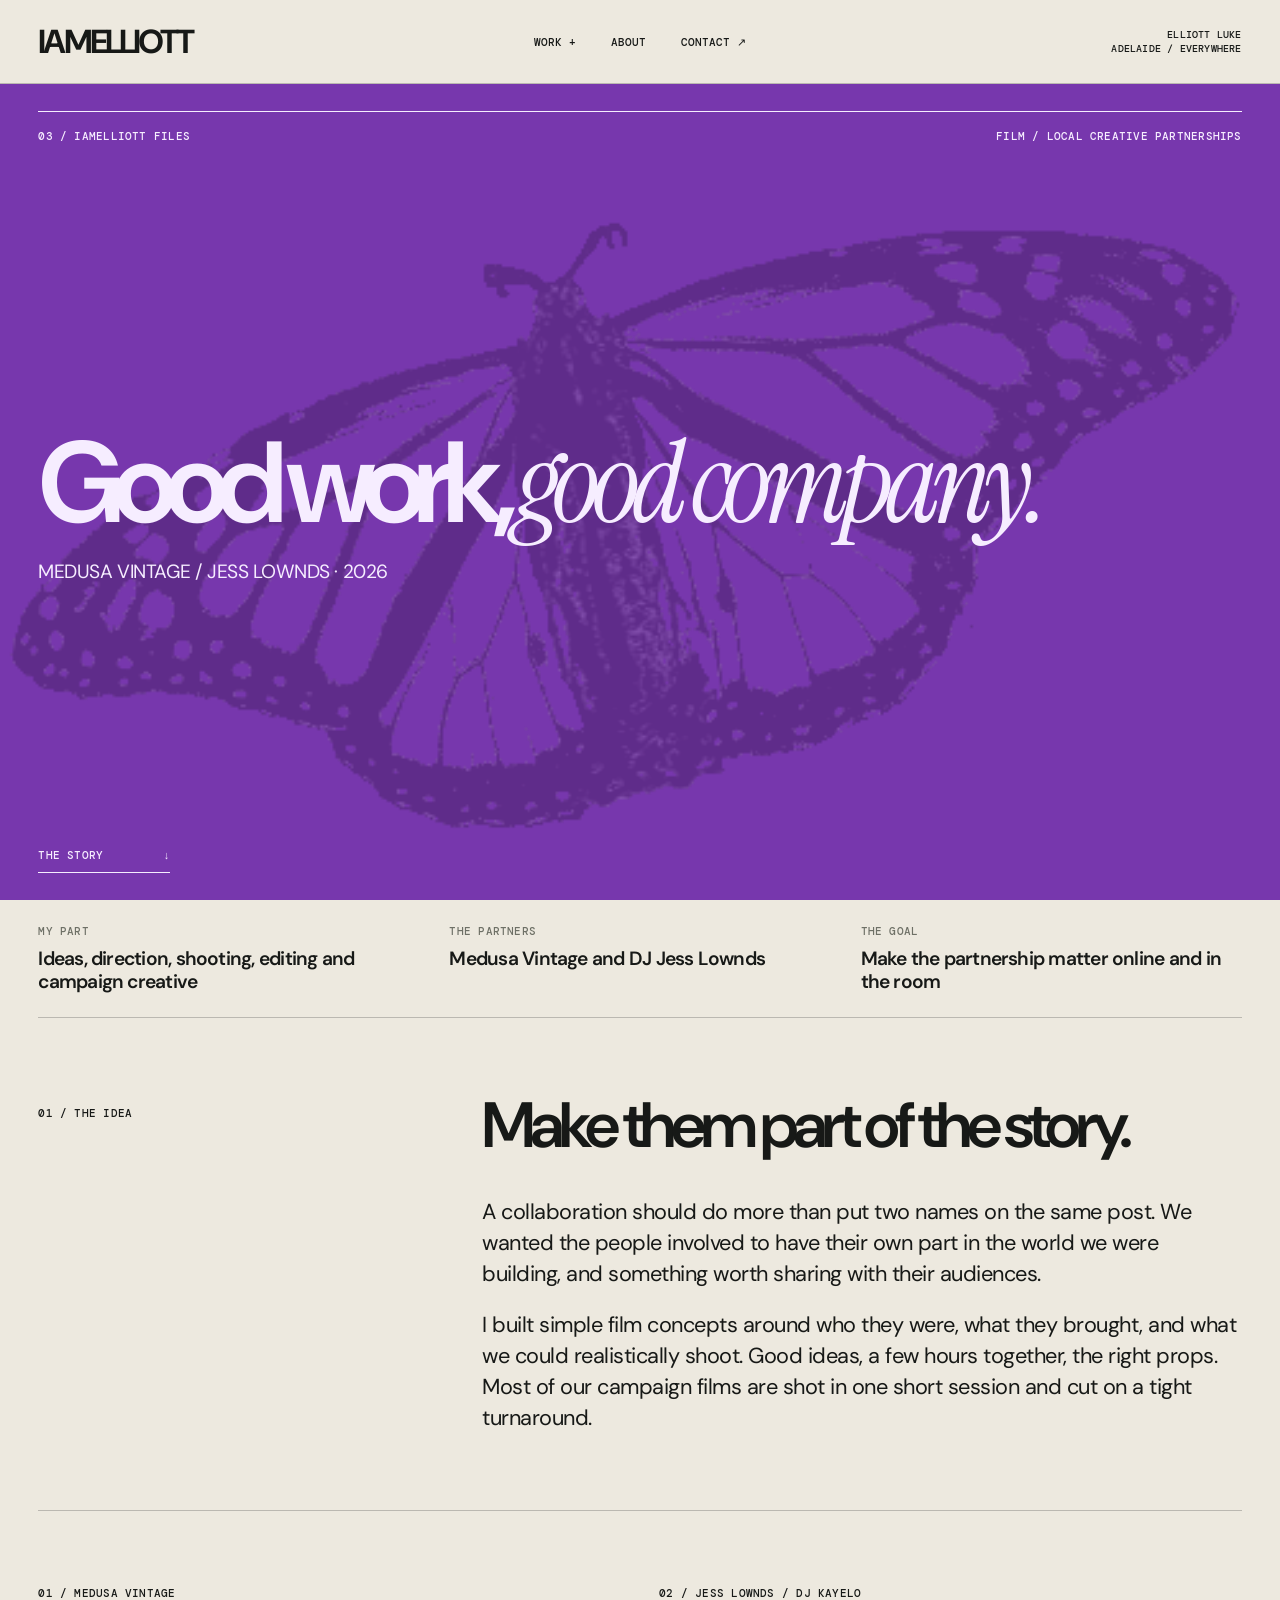
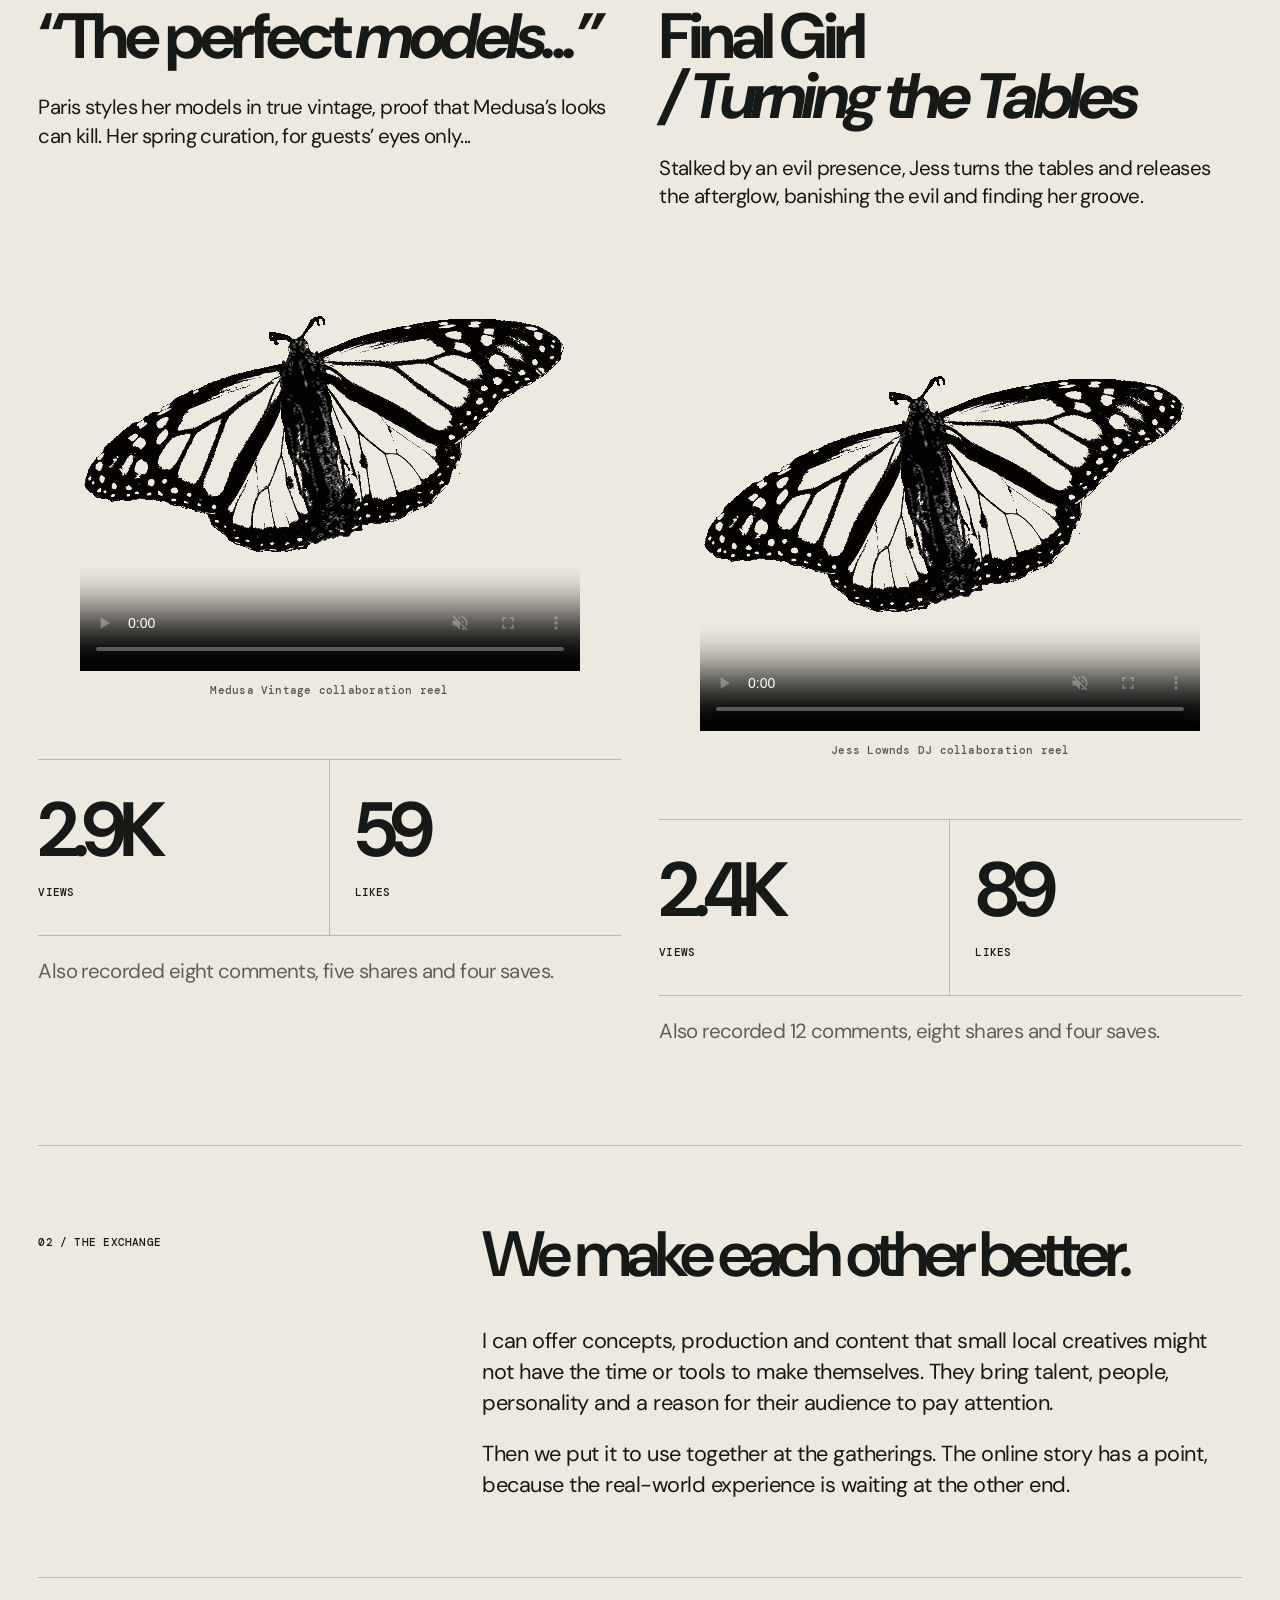
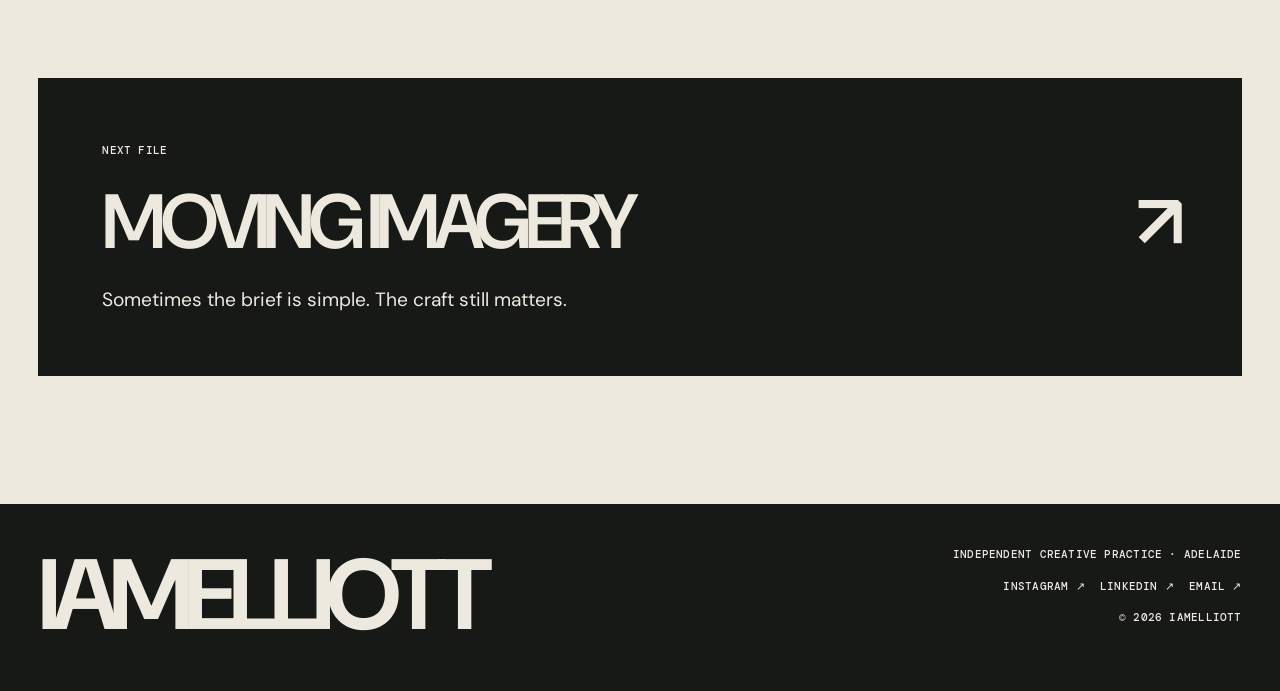
<file: work/collaborations.html>
<!doctype html>
<html lang="en-AU" data-root="../">
<head>
  <meta charset="utf-8">
  <meta name="viewport" content="width=device-width,initial-scale=1">
  <meta name="theme-color" content="#ede9dd">
  <meta name="description" content="Collaborative films with Medusa Vintage and DJ Jess Lownds for Green Door Community, directed and produced by Elliott Luke.">
  <meta property="og:type" content="website">
  <meta property="og:title" content="Collaborations | IAMELLIOTT">
  <meta property="og:description" content="Collaborative films with Medusa Vintage and DJ Jess Lownds for Green Door Community, directed and produced by Elliott Luke.">
  <meta property="og:image" content="https://iamelliott.me/social/collaborations-hero.gif">
  <meta property="og:image:type" content="image/gif">
  <meta property="og:image:width" content="1200">
  <meta property="og:image:height" content="627">
  <meta property="og:image:alt" content="Good work, good company. Green Door collaborations hero">
  <link rel="canonical" href="https://iamelliott.me/work/collaborations.html">
  <title>Collaborations | IAMELLIOTT</title>
  <link rel="icon" type="image/svg+xml" href="../favicon.svg">
  <link rel="icon" type="image/png" sizes="96x96" href="../favicon-96x96.png">
  <link rel="shortcut icon" href="../favicon.ico">
  <link rel="apple-touch-icon" sizes="180x180" href="../apple-touch-icon.png">
  <link rel="manifest" href="../site.webmanifest">
  <link rel="preconnect" href="https://fonts.googleapis.com">
  <link rel="preconnect" href="https://fonts.gstatic.com" crossorigin>
  <link href="https://fonts.googleapis.com/css2?family=DM+Mono:wght@400;500&family=DM+Sans:wght@400;500;600;700&family=Instrument+Serif:ital@0;1&display=swap" rel="stylesheet">
  <link rel="stylesheet" href="../site.css">
<link rel="stylesheet" href="../build03.css">
<link rel="stylesheet" href="../build04.css">
  <script defer src="../media.js"></script>
  <script defer src="../site.js"></script>
<script defer src="../build03.js"></script>
</head>
<body class="collaborations">
<a class="skip-link" href="#main">Skip to content</a>
<header class="masthead">
  <a class="wordmark" href="../index.html" aria-label="IAMELLIOTT home">IAMELLIOTT</a>
  <nav class="nav-desktop" aria-label="Main navigation"><details class="work-menu"><summary aria-label="Work projects">WORK <span aria-hidden="true">+</span></summary><div class="work-menu-list" aria-label="Projects"><a href="../work/greendoor.html">Green Door Community</a><a href="../work/campaigns.html">Campaigns</a><a href="../work/collaborations.html">Collaborations</a><a href="../work/moving-imagery.html">Films</a><a href="../work/practical-solutions.html">Practical Solutions</a><a href="../work/welcome-mat.html">The Welcome Mat</a></div></details><a href="../index.html#about">ABOUT</a><a href="../index.html#contact">CONTACT <span aria-hidden="true">↗</span></a></nav>
  <details class="mobile-menu" data-menu><summary aria-label="Menu">MENU <span aria-hidden="true">+</span></summary><nav aria-label="Mobile navigation"><details class="work-mobile-submenu"><summary>WORK <span aria-hidden="true">+</span></summary><div class="work-mobile-list"><a href="../index.html#work">ALL WORK</a><a href="../work/greendoor.html">Green Door Community</a><a href="../work/campaigns.html">Campaigns</a><a href="../work/collaborations.html">Collaborations</a><a href="../work/moving-imagery.html">Films</a><a href="../work/practical-solutions.html">Practical Solutions</a><a href="../work/welcome-mat.html">The Welcome Mat</a></div></details><a href="../index.html#about">ABOUT</a><a href="../index.html#contact">CONTACT <span aria-hidden="true">↗</span></a></nav></details>
  <span class="header-right">ELLIOTT LUKE<br>ADELAIDE / EVERYWHERE</span>
</header>
<main id="main"><section class="case-hero theme-purple" aria-label="Project introduction"><div class="header-overlay" aria-hidden="true"><video data-media="overlayCollaborations" class="overlay-motion" autoplay muted loop playsinline preload="metadata"><source type="video/mp4"></video></div><div class="case-topline"><span>03 / IAMELLIOTT FILES</span><span>FILM / LOCAL CREATIVE PARTNERSHIPS</span></div><div class="case-heading"><h1>Good work, <em>good company.</em></h1><p>MEDUSA VINTAGE / JESS LOWNDS · 2026</p></div><a class="jump" href="#story">THE STORY <span aria-hidden="true">↓</span></a></section><div class="case-wrap" id="story"><div class="case-meta"><div><small>MY PART</small><p>Ideas, direction, shooting, editing and campaign creative</p></div><div><small>THE PARTNERS</small><p>Medusa Vintage and DJ Jess Lownds</p></div><div><small>THE GOAL</small><p>Make the partnership matter online and in the room</p></div></div>
<section class="story-block " data-reveal><span class="kicker">01 / THE IDEA</span><div><h2>Make them part of the story.</h2><p>A collaboration should do more than put two names on the same post. We wanted the people involved to have their own part in the world we were building, and something worth sharing with their audiences.</p><p>I built simple film concepts around who they were, what they brought, and what we could realistically shoot. Good ideas, a few hours together, the right props. Most of our campaign films are shot in one short session and cut on a tight turnaround.</p></div></section>
<div class="collab-split"><article data-reveal><span class="kicker">01 / MEDUSA VINTAGE</span><h2>“The perfect <em>models...”</em></h2><p>Paris styles her models in true vintage, proof that Medusa’s looks can kill. Her spring curation, for guests’ eyes only...</p><figure class="media-film "><video data-media="collaboration02" data-poster="fallback" controls preload="none" aria-label="Medusa Vintage collaboration reel" autoplay muted loop playsinline><source type="video/mp4"></video><figcaption>Medusa Vintage collaboration reel</figcaption></figure><div class="metric-bar two"><div><b>2.9K</b><span>VIEWS</span></div><div><b>59</b><span>LIKES</span></div></div><p class="metric-context">Also recorded eight comments, five shares and four saves.</p></article><article data-reveal><span class="kicker">02 / JESS LOWNDS / DJ KAYELO</span><h2>Final Girl<br><em>/ Turning the Tables</em></h2><p>Stalked by an evil presence, Jess turns the tables and releases the afterglow, banishing the evil and finding her groove.</p><figure class="media-film "><video data-media="collaboration01" data-poster="fallback" controls preload="none" aria-label="Jess Lownds DJ collaboration reel" autoplay muted loop playsinline><source type="video/mp4"></video><figcaption>Jess Lownds DJ collaboration reel</figcaption></figure><div class="metric-bar two"><div><b>2.4K</b><span>VIEWS</span></div><div><b>89</b><span>LIKES</span></div></div><p class="metric-context">Also recorded 12 comments, eight shares and four saves.</p></article></div>
<section class="story-block " data-reveal><span class="kicker">02 / THE EXCHANGE</span><div><h2>We make each other better.</h2><p>I can offer concepts, production and content that small local creatives might not have the time or tools to make themselves. They bring talent, people, personality and a reason for their audience to pay attention.</p><p>Then we put it to use together at the gatherings. The online story has a point, because the real-world experience is waiting at the other end.</p></div></section>
<div class="case-next"><span>NEXT FILE</span><a href="moving-imagery.html">MOVING IMAGERY <span>↗</span></a><p>Sometimes the brief is simple. The craft still matters.</p></div></div></main>
<footer class="footer"><a href="../index.html" class="footer-mark">IAMELLIOTT</a><div class="footer-right"><span>INDEPENDENT CREATIVE PRACTICE · ADELAIDE</span><span class="footer-row"><a href="https://www.instagram.com/iamelliottfilms/" target="_blank" rel="noopener">INSTAGRAM ↗</a><a href="https://www.linkedin.com/in/elliott-luke-055419192/" target="_blank" rel="noopener">LINKEDIN ↗</a><a href="mailto:hello@iamelliott.me">EMAIL ↗</a></span><span>© <span data-year>2026</span> IAMELLIOTT</span></div></footer>
</body></html>
</file>
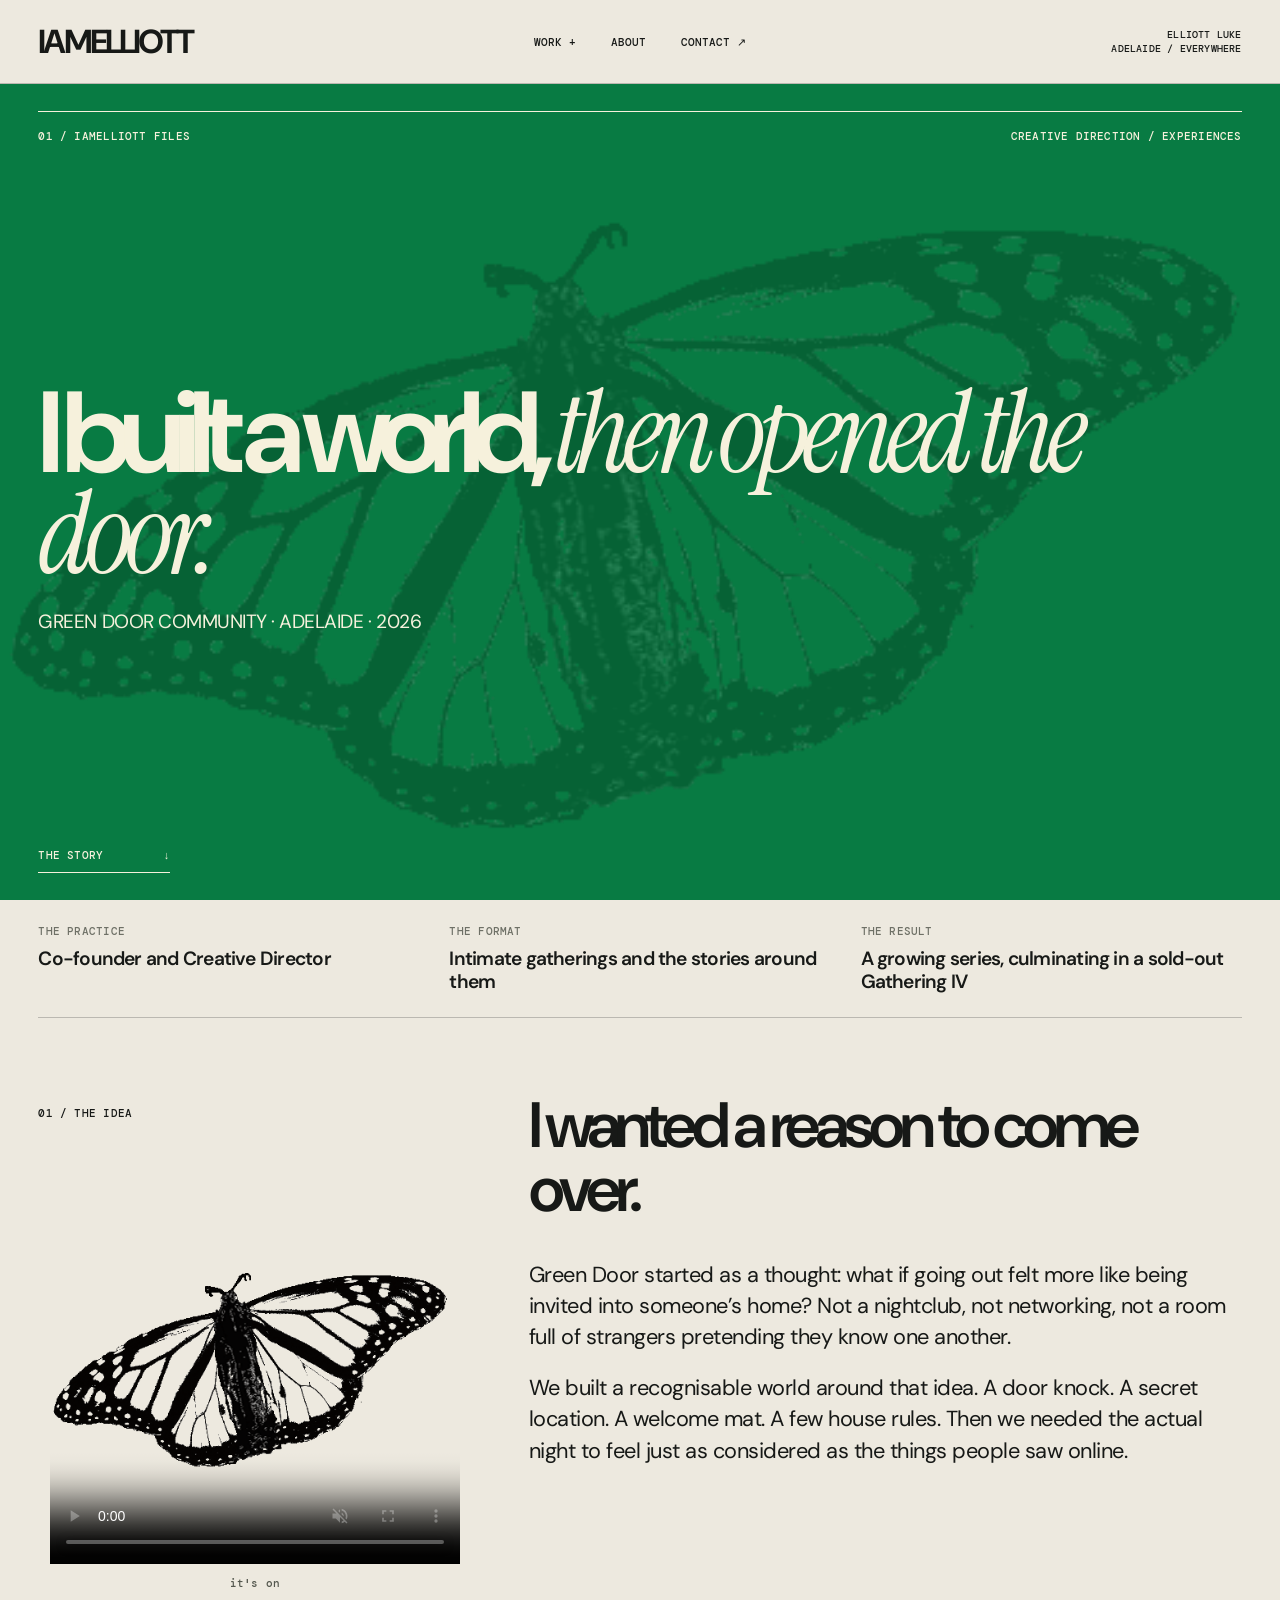
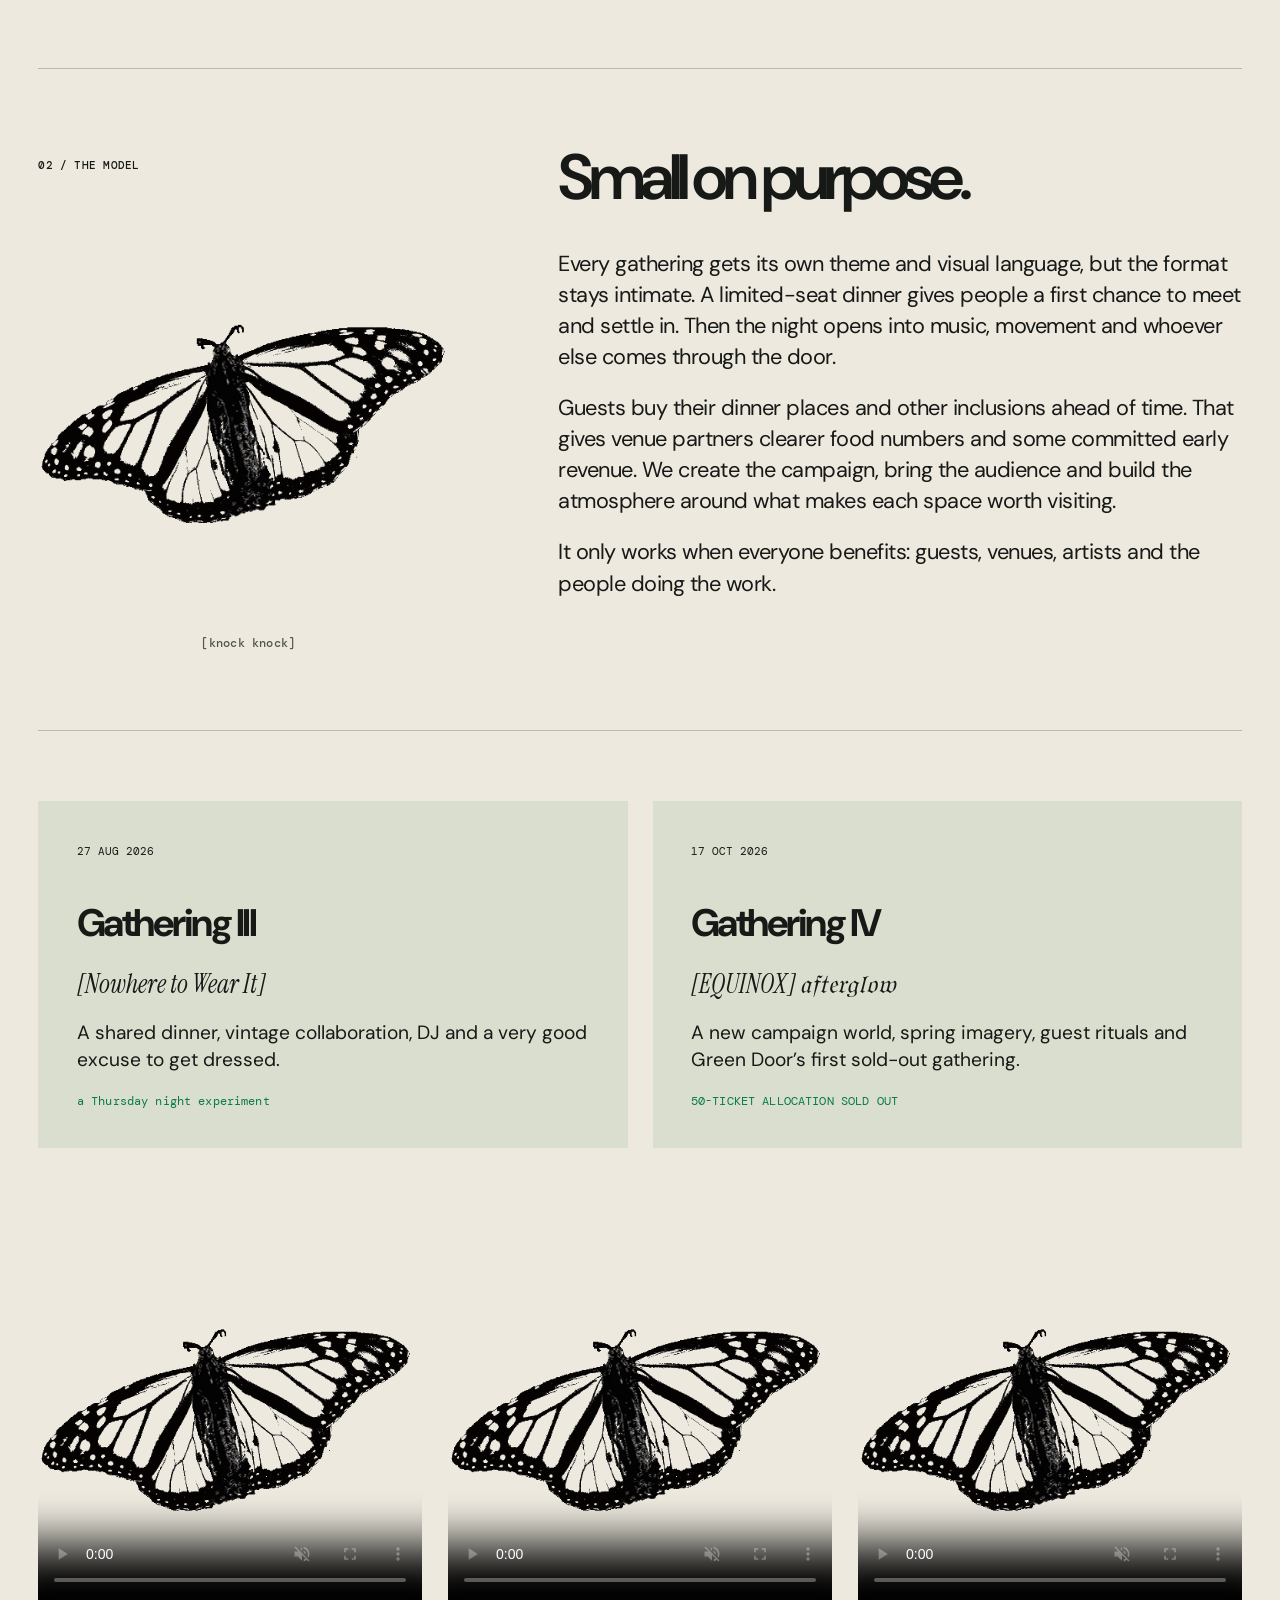
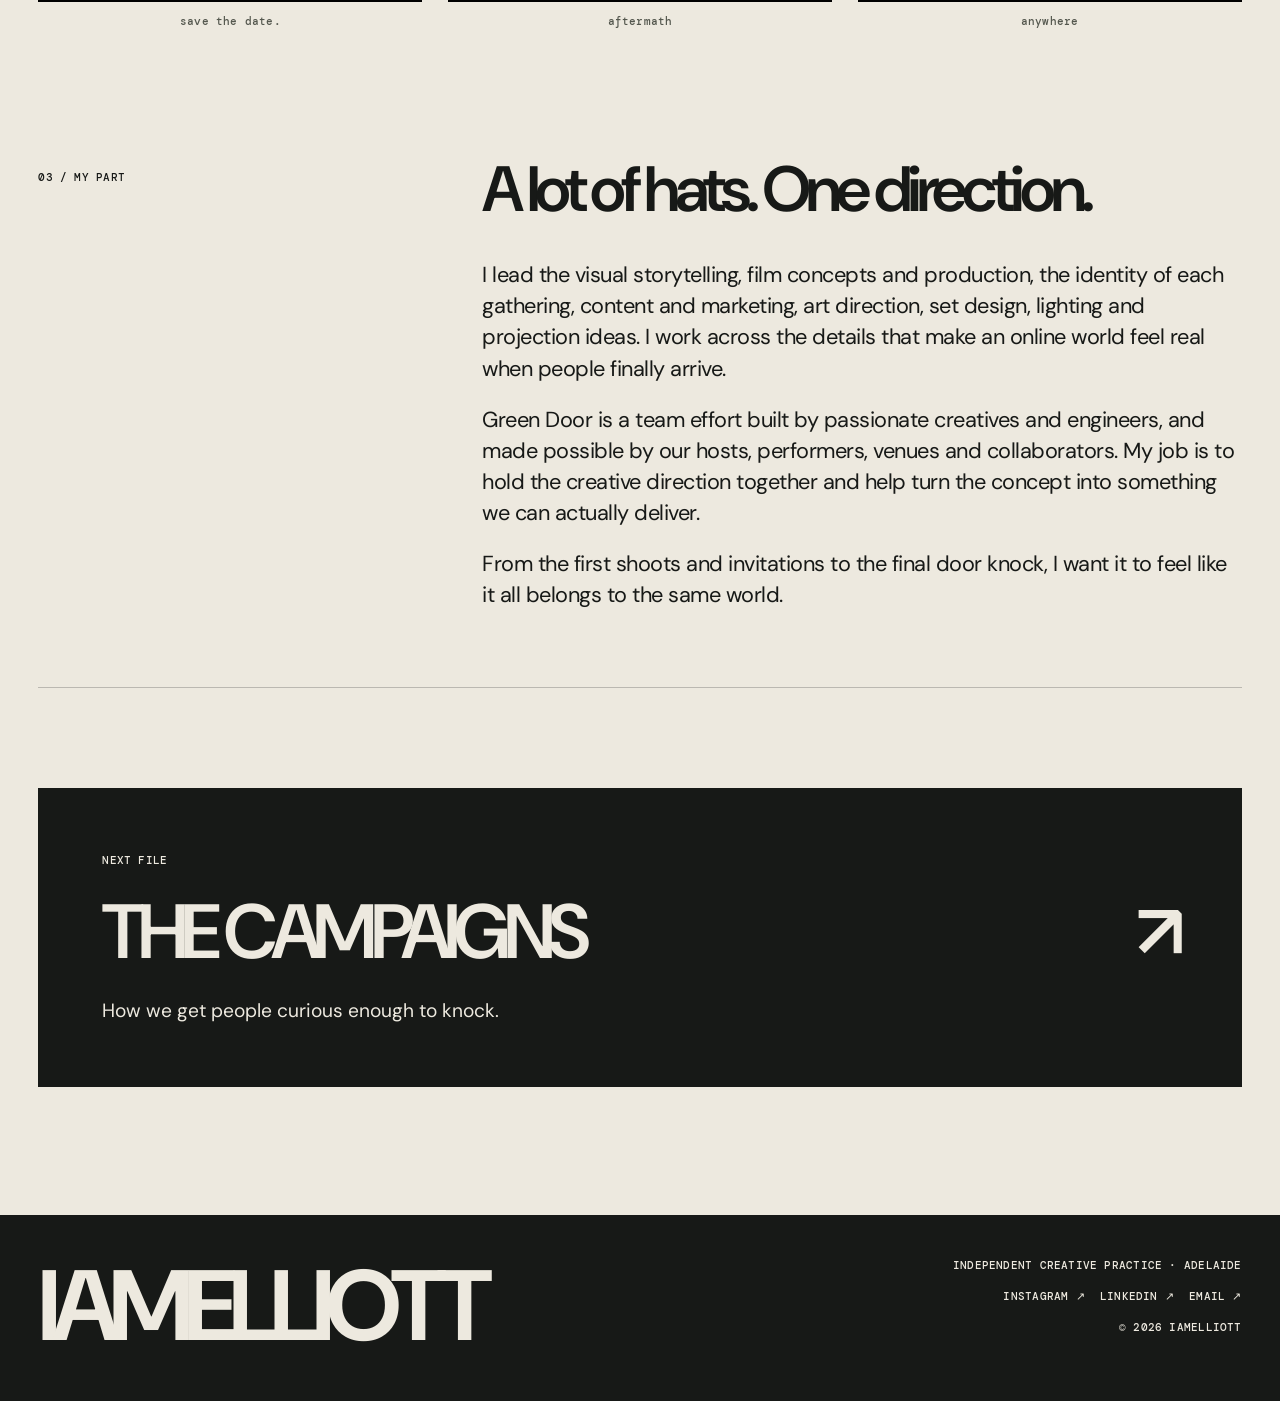
<file: work/greendoor.html>
<!doctype html>
<html lang="en-AU" data-root="../">
<head>
  <meta charset="utf-8">
  <meta name="viewport" content="width=device-width,initial-scale=1">
  <meta name="theme-color" content="#ede9dd">
  <meta name="description" content="How Elliott Luke helped create Green Door Community: a series of intimate gatherings with distinctive creative worlds, campaign films and local collaborations.">
  <meta property="og:type" content="website">
  <meta property="og:title" content="Green Door Community | IAMELLIOTT">
  <meta property="og:description" content="How Elliott Luke helped create Green Door Community: a series of intimate gatherings with distinctive creative worlds, campaign films and local collaborations.">
  <meta property="og:image" content="https://iamelliott.me/favicon.png">
  <link rel="canonical" href="https://iamelliott.me/work/greendoor.html">
  <title>Green Door Community | IAMELLIOTT</title>
  <link rel="icon" type="image/svg+xml" href="../favicon.svg">
  <link rel="icon" type="image/png" sizes="96x96" href="../favicon-96x96.png">
  <link rel="shortcut icon" href="../favicon.ico">
  <link rel="apple-touch-icon" sizes="180x180" href="../apple-touch-icon.png">
  <link rel="manifest" href="../site.webmanifest">
  <link rel="preconnect" href="https://fonts.googleapis.com">
  <link rel="preconnect" href="https://fonts.gstatic.com" crossorigin>
  <link href="https://fonts.googleapis.com/css2?family=DM+Mono:wght@400;500&family=DM+Sans:wght@400;500;600;700&family=Instrument+Serif:ital@0;1&display=swap" rel="stylesheet">
  <link rel="stylesheet" href="../site.css">
<link rel="stylesheet" href="../build03.css">
<link rel="stylesheet" href="../build04.css">
  <script defer src="../media.js"></script>
  <script defer src="../site.js"></script>
<script defer src="../build03.js"></script>
</head>
<body class="greendoor">
<a class="skip-link" href="#main">Skip to content</a>
<header class="masthead">
  <a class="wordmark" href="../index.html" aria-label="IAMELLIOTT home">IAMELLIOTT</a>
  <nav class="nav-desktop" aria-label="Main navigation"><details class="work-menu"><summary aria-label="Work projects">WORK <span aria-hidden="true">+</span></summary><div class="work-menu-list" aria-label="Projects"><a href="../work/greendoor.html">Green Door Community</a><a href="../work/campaigns.html">Campaigns</a><a href="../work/collaborations.html">Collaborations</a><a href="../work/moving-imagery.html">Films</a><a href="../work/practical-solutions.html">Practical Solutions</a><a href="../work/welcome-mat.html">The Welcome Mat</a></div></details><a href="../index.html#about">ABOUT</a><a href="../index.html#contact">CONTACT <span aria-hidden="true">↗</span></a></nav>
  <details class="mobile-menu" data-menu><summary aria-label="Menu">MENU <span aria-hidden="true">+</span></summary><nav aria-label="Mobile navigation"><details class="work-mobile-submenu"><summary>WORK <span aria-hidden="true">+</span></summary><div class="work-mobile-list"><a href="../index.html#work">ALL WORK</a><a href="../work/greendoor.html">Green Door Community</a><a href="../work/campaigns.html">Campaigns</a><a href="../work/collaborations.html">Collaborations</a><a href="../work/moving-imagery.html">Films</a><a href="../work/practical-solutions.html">Practical Solutions</a><a href="../work/welcome-mat.html">The Welcome Mat</a></div></details><a href="../index.html#about">ABOUT</a><a href="../index.html#contact">CONTACT <span aria-hidden="true">↗</span></a></nav></details>
  <span class="header-right">ELLIOTT LUKE<br>ADELAIDE / EVERYWHERE</span>
</header>
<main id="main"><section class="case-hero theme-green" aria-label="Project introduction"><div class="header-overlay" aria-hidden="true"><video data-media="overlayGreenDoor" class="overlay-motion" autoplay muted loop playsinline preload="metadata"><source type="video/mp4"></video></div><div class="case-topline"><span>01 / IAMELLIOTT FILES</span><span>CREATIVE DIRECTION / EXPERIENCES</span></div><div class="case-heading"><h1>I built a world, <em>then opened the door.</em></h1><p>GREEN DOOR COMMUNITY · ADELAIDE · 2026</p></div><a class="jump" href="#story">THE STORY <span aria-hidden="true">↓</span></a></section><div class="case-wrap" id="story"><div class="case-meta"><div><small>THE PRACTICE</small><p>Co-founder and Creative Director</p></div><div><small>THE FORMAT</small><p>Intimate gatherings and the stories around them</p></div><div><small>THE RESULT</small><p>A growing series, culminating in a sold-out Gathering IV</p></div></div>
<section class="story-block story-with-feature story-with-video" data-reveal><div class="story-feature-aside"><span class="kicker">01 / THE IDEA</span><figure class="media-film story-feature-film"><video data-media="greenDoor01" data-poster="fallback" controls autoplay muted loop playsinline preload="metadata" aria-label="Green Door world-building film"><source type="video/mp4"></video><figcaption>it's on</figcaption></figure></div><div><h2>I wanted a reason to come over.</h2><p>Green Door started as a thought: what if going out felt more like being invited into someone’s home? Not a nightclub, not networking, not a room full of strangers pretending they know one another.</p><p>We built a recognisable world around that idea. A door knock. A secret location. A welcome mat. A few house rules. Then we needed the actual night to feel just as considered as the things people saw online.</p></div></section>
<section class="story-block model-with-film" data-reveal><div class="model-visual"><span class="kicker">02 / THE MODEL</span><figure class="media-film model-door"><video data-media="door" data-preview data-poster="fallback" muted loop playsinline preload="none" aria-label="Green Door opening film"><source type="video/mp4"></video><figcaption>[knock knock]</figcaption></figure></div><div><h2>Small on purpose.</h2><p>Every gathering gets its own theme and visual language, but the format stays intimate. A limited-seat dinner gives people a first chance to meet and settle in. Then the night opens into music, movement and whoever else comes through the door.</p><p>Guests buy their dinner places and other inclusions ahead of time. That gives venue partners clearer food numbers and some committed early revenue. We create the campaign, bring the audience and build the atmosphere around what makes each space worth visiting.</p><p>It only works when everyone benefits: guests, venues, artists and the people doing the work.</p></div></section>
<div class="timeline" data-reveal><div><span>27 AUG 2026</span><h3>Gathering III</h3><p><em>[Nowhere to Wear It]</em></p><p>A shared dinner, vintage collaboration, DJ and a very good excuse to get dressed.</p><strong>a Thursday night experiment</strong></div><div><span>17 OCT 2026</span><h3>Gathering IV</h3><p><em>[EQUINOX] 𝔞𝔣𝔱𝔢𝔯𝔤𝔩𝔬𝔴</em></p><p>A new campaign world, spring imagery, guest rituals and Green Door’s first sold-out gathering.</p><strong>50-TICKET ALLOCATION SOLD OUT</strong></div></div>
<div class="film-mosaic mosaic-3"><figure class="media-film "><video data-media="equinox01" data-poster="fallback" controls preload="none" aria-label="Green Door world-building film" autoplay muted loop playsinline><source type="video/mp4"></video><figcaption>save the date.</figcaption></figure><figure class="media-film "><video data-media="greenDoor02" data-poster="fallback" controls preload="none" aria-label="Green Door gathering moment" autoplay muted loop playsinline><source type="video/mp4"></video><figcaption>aftermath</figcaption></figure><figure class="media-film "><video data-media="greenDoor03" data-poster="fallback" controls preload="none" aria-label="Green Door atmosphere" autoplay muted loop playsinline><source type="video/mp4"></video><figcaption>anywhere</figcaption></figure></div>
<section class="story-block " data-reveal><span class="kicker">03 / MY PART</span><div><h2>A lot of hats. One direction.</h2><p>I lead the visual storytelling, film concepts and production, the identity of each gathering, content and marketing, art direction, set design, lighting and projection ideas. I work across the details that make an online world feel real when people finally arrive.</p><p>Green Door is a team effort built by passionate creatives and engineers, and made possible by our hosts, performers, venues and collaborators. My job is to hold the creative direction together and help turn the concept into something we can actually deliver.</p><p>From the first shoots and invitations to the final door knock, I want it to feel like it all belongs to the same world.</p></div></section>
<div class="case-next"><span>NEXT FILE</span><a href="campaigns.html">THE CAMPAIGNS <span>↗</span></a><p>How we get people curious enough to knock.</p></div></div></main>
<footer class="footer"><a href="../index.html" class="footer-mark">IAMELLIOTT</a><div class="footer-right"><span>INDEPENDENT CREATIVE PRACTICE · ADELAIDE</span><span class="footer-row"><a href="https://www.instagram.com/iamelliottfilms/" target="_blank" rel="noopener">INSTAGRAM ↗</a><a href="https://www.linkedin.com/in/elliott-luke-055419192/" target="_blank" rel="noopener">LINKEDIN ↗</a><a href="mailto:hello@iamelliott.me">EMAIL ↗</a></span><span>© <span data-year>2026</span> IAMELLIOTT</span></div></footer>
</body></html>
</file>
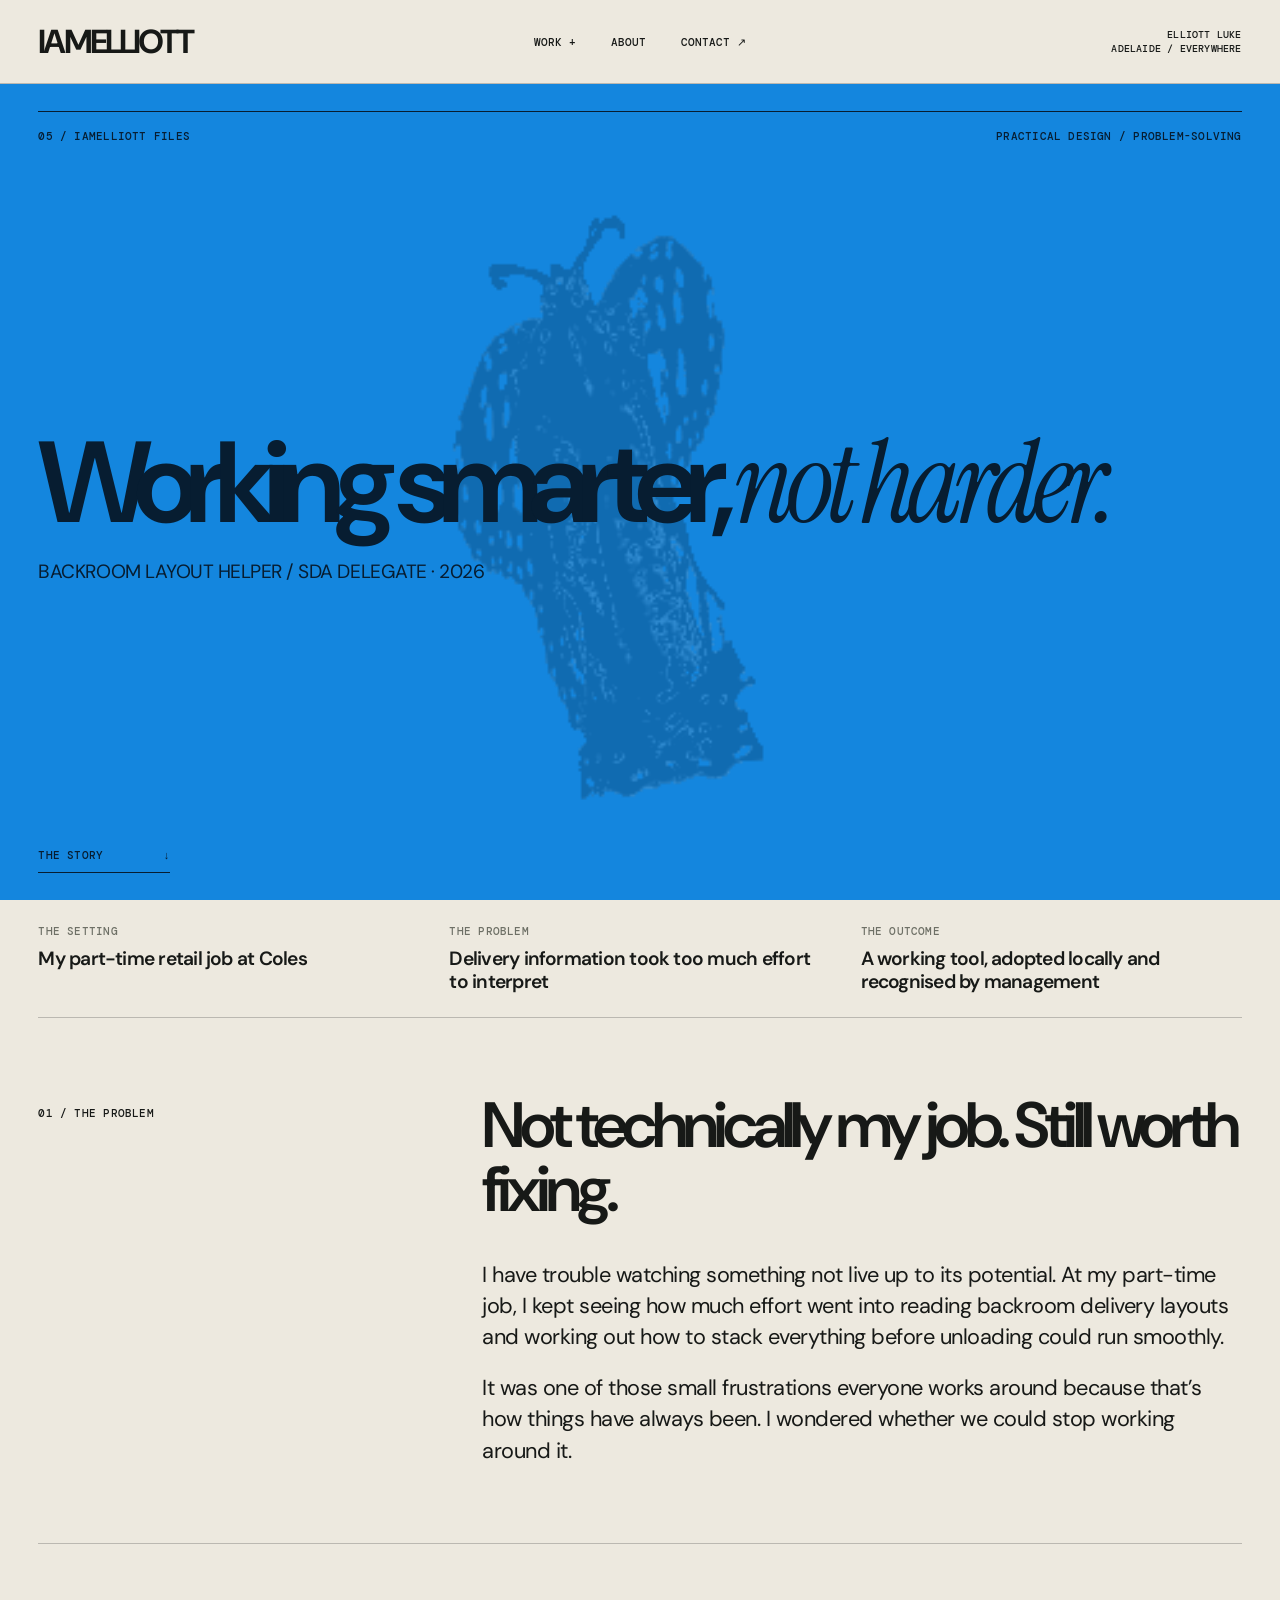
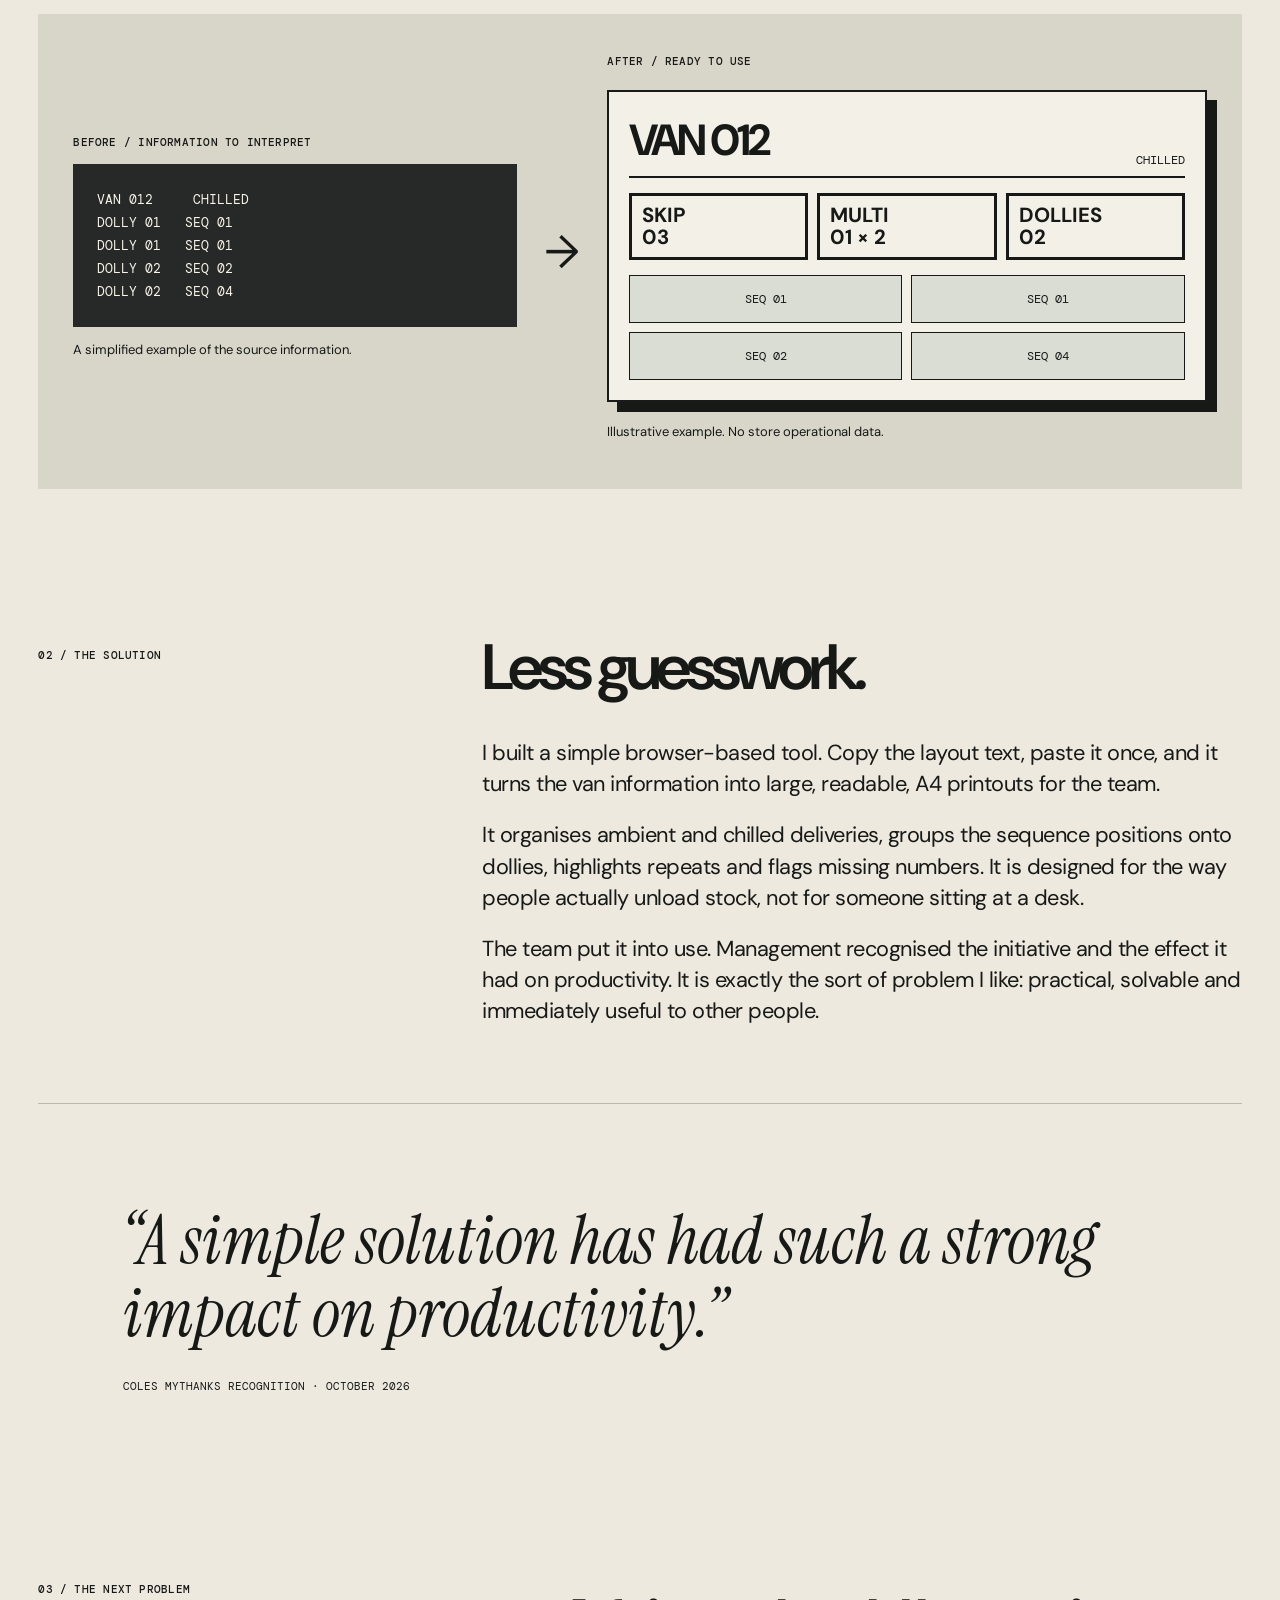
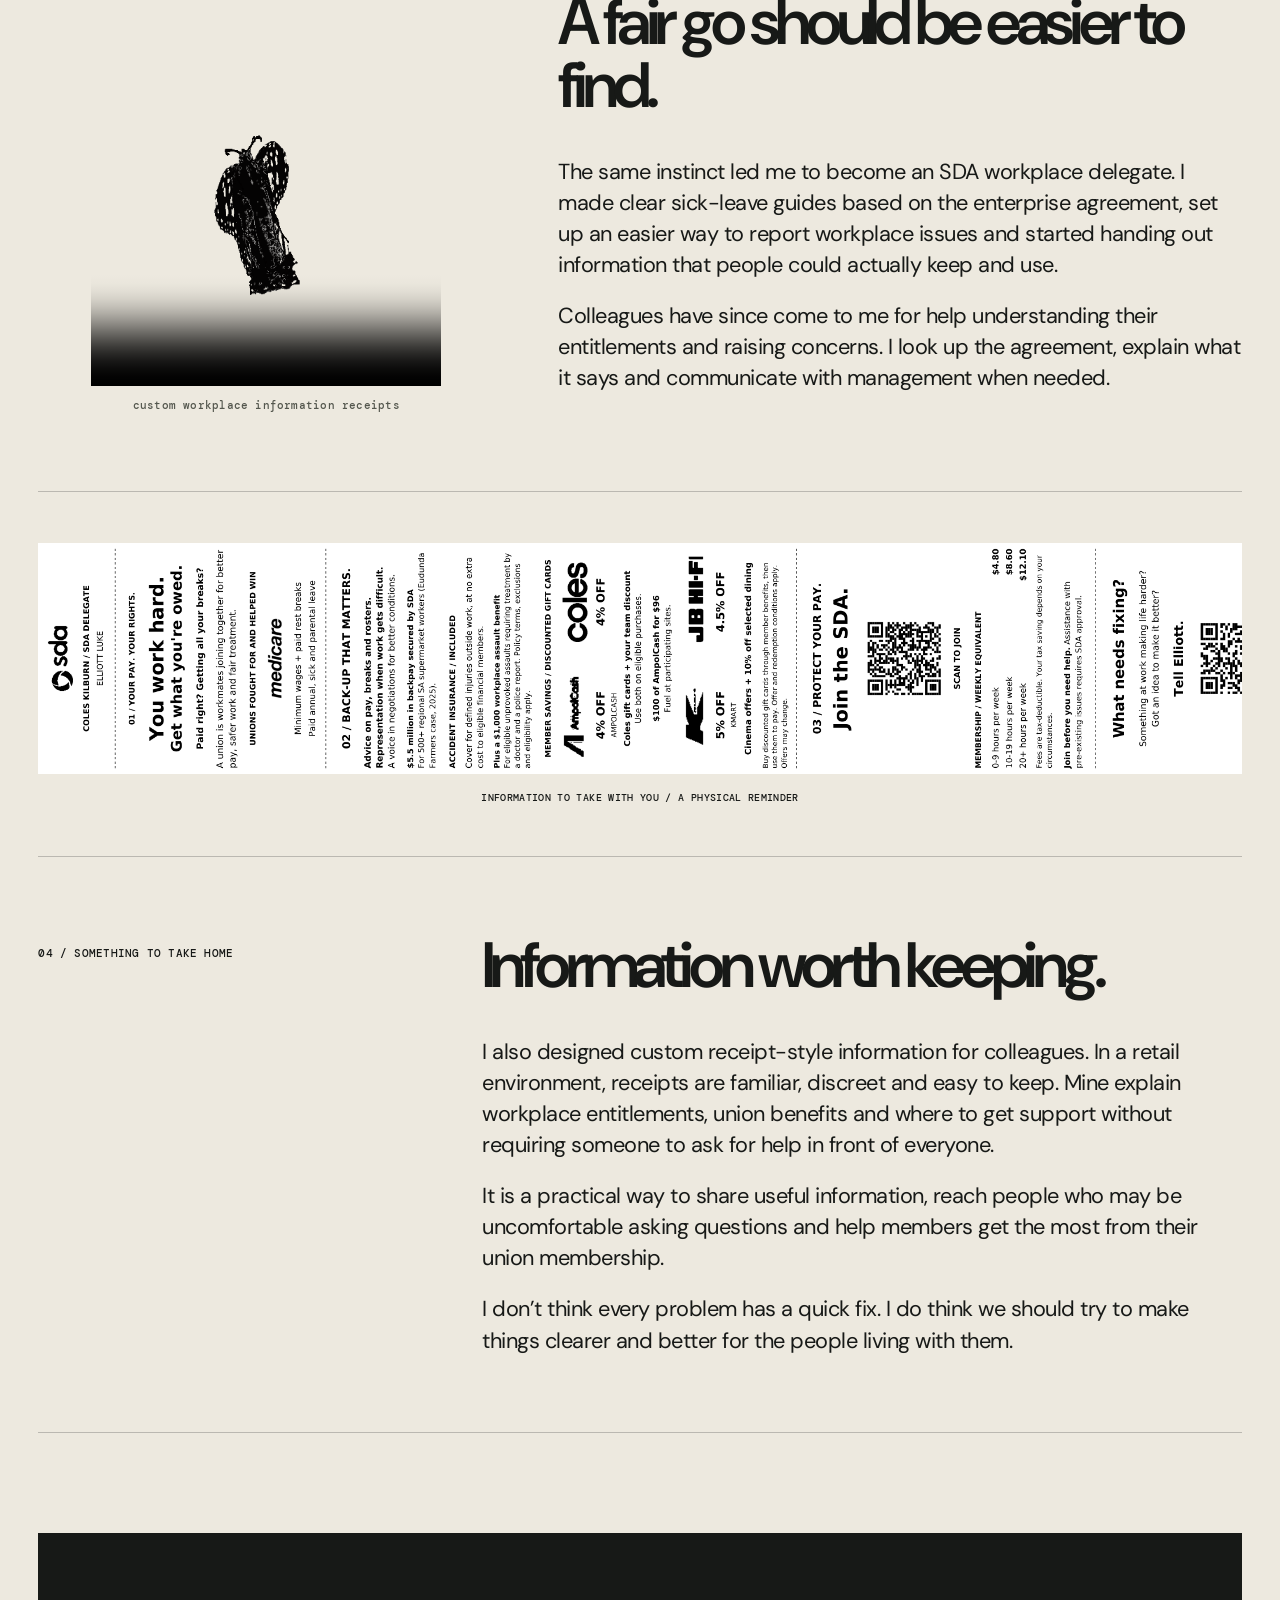
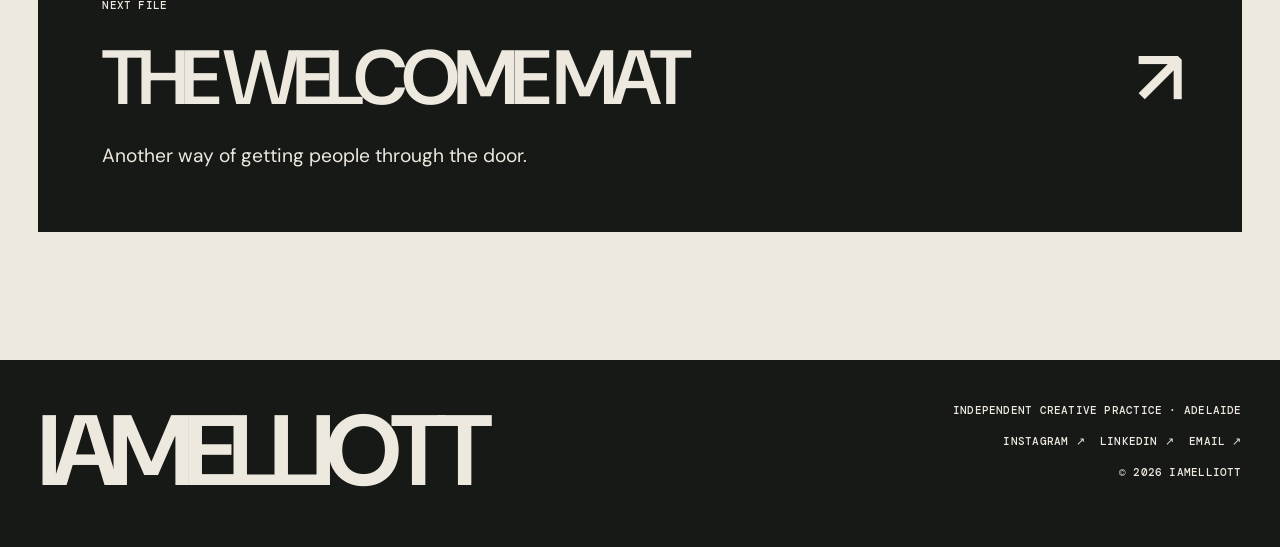
<file: work/practical-solutions.html>
<!doctype html>
<html lang="en-AU" data-root="../">
<head>
  <meta charset="utf-8">
  <meta name="viewport" content="width=device-width,initial-scale=1">
  <meta name="theme-color" content="#ede9dd">
  <meta name="description" content="Practical problem-solving by Elliott Luke, including a backroom layout tool adopted by a retail team and accessible workplace communication.">
  <meta property="og:type" content="website">
  <meta property="og:title" content="Practical Solutions | IAMELLIOTT">
  <meta property="og:description" content="Practical problem-solving by Elliott Luke, including a backroom layout tool adopted by a retail team and accessible workplace communication.">
  <meta property="og:image" content="https://iamelliott.me/favicon.png">
  <link rel="canonical" href="https://iamelliott.me/work/practical-solutions.html">
  <title>Practical Solutions | IAMELLIOTT</title>
  <link rel="icon" type="image/svg+xml" href="../favicon.svg">
  <link rel="icon" type="image/png" sizes="96x96" href="../favicon-96x96.png">
  <link rel="shortcut icon" href="../favicon.ico">
  <link rel="apple-touch-icon" sizes="180x180" href="../apple-touch-icon.png">
  <link rel="manifest" href="../site.webmanifest">
  <link rel="preconnect" href="https://fonts.googleapis.com">
  <link rel="preconnect" href="https://fonts.gstatic.com" crossorigin>
  <link href="https://fonts.googleapis.com/css2?family=DM+Mono:wght@400;500&family=DM+Sans:wght@400;500;600;700&family=Instrument+Serif:ital@0;1&display=swap" rel="stylesheet">
  <link rel="stylesheet" href="../site.css">
<link rel="stylesheet" href="../build03.css">
<link rel="stylesheet" href="../build04.css">
  <script defer src="../media.js"></script>
  <script defer src="../site.js"></script>
<script defer src="../build03.js"></script>
</head>
<body class="practical-solutions">
<a class="skip-link" href="#main">Skip to content</a>
<header class="masthead">
  <a class="wordmark" href="../index.html" aria-label="IAMELLIOTT home">IAMELLIOTT</a>
  <nav class="nav-desktop" aria-label="Main navigation"><details class="work-menu"><summary aria-label="Work projects">WORK <span aria-hidden="true">+</span></summary><div class="work-menu-list" aria-label="Projects"><a href="../work/greendoor.html">Green Door Community</a><a href="../work/campaigns.html">Campaigns</a><a href="../work/collaborations.html">Collaborations</a><a href="../work/moving-imagery.html">Films</a><a href="../work/practical-solutions.html">Practical Solutions</a><a href="../work/welcome-mat.html">The Welcome Mat</a></div></details><a href="../index.html#about">ABOUT</a><a href="../index.html#contact">CONTACT <span aria-hidden="true">↗</span></a></nav>
  <details class="mobile-menu" data-menu><summary aria-label="Menu">MENU <span aria-hidden="true">+</span></summary><nav aria-label="Mobile navigation"><details class="work-mobile-submenu"><summary>WORK <span aria-hidden="true">+</span></summary><div class="work-mobile-list"><a href="../index.html#work">ALL WORK</a><a href="../work/greendoor.html">Green Door Community</a><a href="../work/campaigns.html">Campaigns</a><a href="../work/collaborations.html">Collaborations</a><a href="../work/moving-imagery.html">Films</a><a href="../work/practical-solutions.html">Practical Solutions</a><a href="../work/welcome-mat.html">The Welcome Mat</a></div></details><a href="../index.html#about">ABOUT</a><a href="../index.html#contact">CONTACT <span aria-hidden="true">↗</span></a></nav></details>
  <span class="header-right">ELLIOTT LUKE<br>ADELAIDE / EVERYWHERE</span>
</header>
<main id="main"><section class="case-hero theme-blue" aria-label="Project introduction"><div class="header-overlay" aria-hidden="true"><video data-media="overlayPractical" class="overlay-motion" autoplay muted loop playsinline preload="metadata"><source type="video/mp4"></video></div><div class="case-topline"><span>05 / IAMELLIOTT FILES</span><span>PRACTICAL DESIGN / PROBLEM-SOLVING</span></div><div class="case-heading"><h1>Working smarter, <em>not harder.</em></h1><p>BACKROOM LAYOUT HELPER / SDA DELEGATE · 2026</p></div><a class="jump" href="#story">THE STORY <span aria-hidden="true">↓</span></a></section><div class="case-wrap" id="story"><div class="case-meta"><div><small>THE SETTING</small><p>My part-time retail job at Coles</p></div><div><small>THE PROBLEM</small><p>Delivery information took too much effort to interpret</p></div><div><small>THE OUTCOME</small><p>A working tool, adopted locally and recognised by management</p></div></div>
<section class="story-block " data-reveal><span class="kicker">01 / THE PROBLEM</span><div><h2>Not technically my job. Still worth fixing.</h2><p>I have trouble watching something not live up to its potential. At my part-time job, I kept seeing how much effort went into reading backroom delivery layouts and working out how to stack everything before unloading could run smoothly.</p><p>It was one of those small frustrations everyone works around because that’s how things have always been. I wondered whether we could stop working around it.</p></div></section>
<div class="helper-demo" data-reveal><div class="helper-before"><span class="kicker">BEFORE / INFORMATION TO INTERPRET</span><pre>VAN 012     CHILLED
DOLLY 01   SEQ 01
DOLLY 01   SEQ 01
DOLLY 02   SEQ 02
DOLLY 02   SEQ 04</pre><p>A simplified example of the source information.</p></div><div class="helper-arrow" aria-hidden="true">→</div><div class="helper-after"><span class="kicker">AFTER / READY TO USE</span><div class="helper-paper"><div>VAN 012 <span>CHILLED</span></div><div class="helper-band"><b>SKIP<br>03</b><b>MULTI<br>01 × 2</b><b>DOLLIES<br>02</b></div><div class="helper-grid"><span>SEQ 01</span><span>SEQ 01</span><span>SEQ 02</span><span>SEQ 04</span></div></div><p>Illustrative example. No store operational data.</p></div></div>
<section class="story-block " data-reveal><span class="kicker">02 / THE SOLUTION</span><div><h2>Less guesswork.</h2><p>I built a simple browser-based tool. Copy the layout text, paste it once, and it turns the van information into large, readable, A4 printouts for the team.</p><p>It organises ambient and chilled deliveries, groups the sequence positions onto dollies, highlights repeats and flags missing numbers. It is designed for the way people actually unload stock, not for someone sitting at a desk.</p><p>The team put it into use. Management recognised the initiative and the effect it had on productivity. It is exactly the sort of problem I like: practical, solvable and immediately useful to other people.</p></div></section>
<blockquote class="big-quote">“A simple solution has had such a strong impact on productivity.”<cite>COLES MYTHANKS RECOGNITION · OCTOBER 2026</cite></blockquote>
<section class="story-block receipt-story" data-reveal><div class="receipt-story-side"><span class="kicker">03 / THE NEXT PROBLEM</span><figure class="media-film receipt-case-visual"><video data-media="receipt" data-poster="fallback" controls autoplay muted loop playsinline preload="metadata" aria-label="Custom SDA information receipt in use"><source type="video/mp4"></video><figcaption>custom workplace information receipts</figcaption></figure></div><div><h2>A fair go should be easier to find.</h2><p>The same instinct led me to become an SDA workplace delegate. I made clear sick-leave guides based on the enterprise agreement, set up an easier way to report workplace issues and started handing out information that people could actually keep and use.</p><p>Colleagues have since come to me for help understanding their entitlements and raising concerns. I look up the agreement, explain what it says and communicate with management when needed.</p></div></section>
<figure class="receipt-divider" data-reveal><img src="../receipt-divider.png" loading="lazy" decoding="async" alt="A long, sideways example of the printed workplace-information receipt"><figcaption>INFORMATION TO TAKE WITH YOU / A PHYSICAL REMINDER</figcaption></figure>
<section class="story-block receipt-followup" data-reveal><span class="kicker">04 / SOMETHING TO TAKE HOME</span><div><h2>Information worth keeping.</h2><p>I also designed custom receipt-style information for colleagues. In a retail environment, receipts are familiar, discreet and easy to keep. Mine explain workplace entitlements, union benefits and where to get support without requiring someone to ask for help in front of everyone.</p><p>It is a practical way to share useful information, reach people who may be uncomfortable asking questions and help members get the most from their union membership.</p><p>I don’t think every problem has a quick fix. I do think we should try to make things clearer and better for the people living with them.</p></div></section>
<div class="case-next"><span>NEXT FILE</span><a href="welcome-mat.html">THE WELCOME MAT <span>↗</span></a><p>Another way of getting people through the door.</p></div></div></main>
<footer class="footer"><a href="../index.html" class="footer-mark">IAMELLIOTT</a><div class="footer-right"><span>INDEPENDENT CREATIVE PRACTICE · ADELAIDE</span><span class="footer-row"><a href="https://www.instagram.com/iamelliottfilms/" target="_blank" rel="noopener">INSTAGRAM ↗</a><a href="https://www.linkedin.com/in/elliott-luke-055419192/" target="_blank" rel="noopener">LINKEDIN ↗</a><a href="mailto:hello@iamelliott.me">EMAIL ↗</a></span><span>© <span data-year>2026</span> IAMELLIOTT</span></div></footer>
</body></html>
</file>
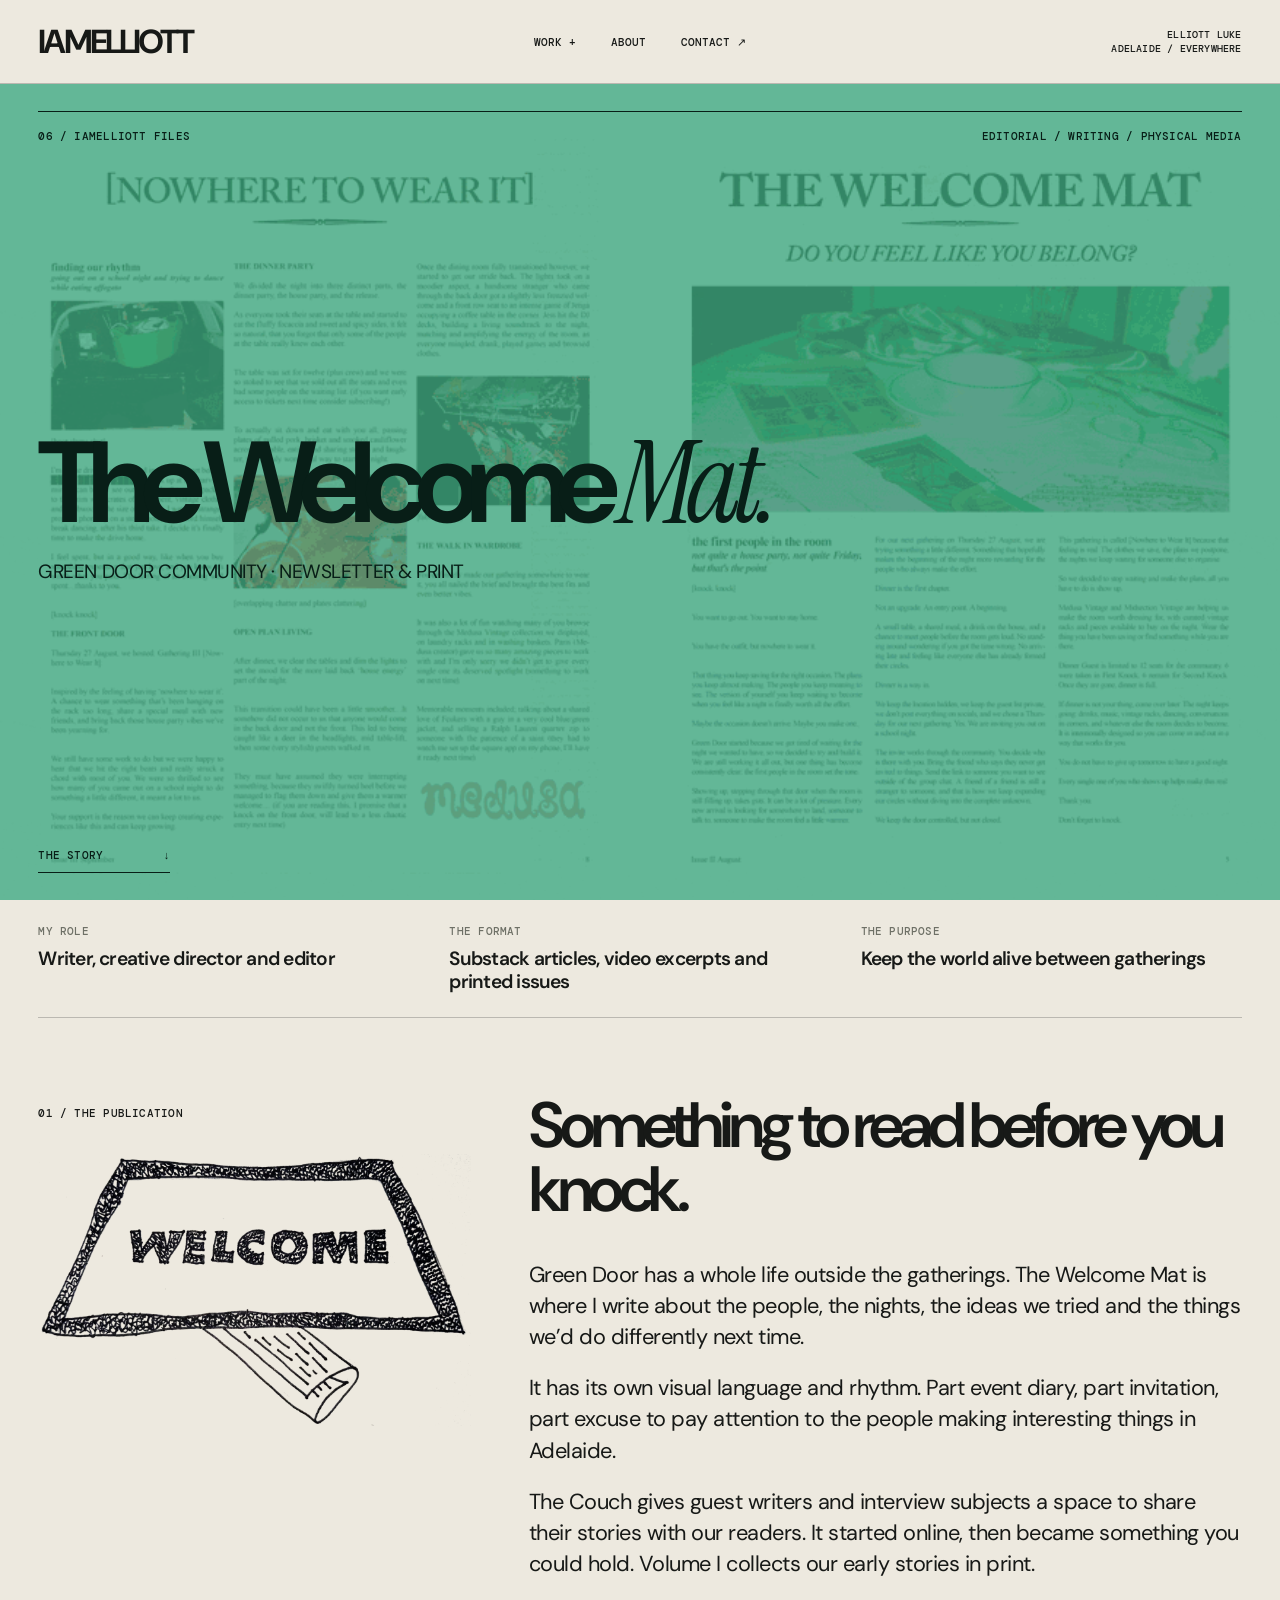
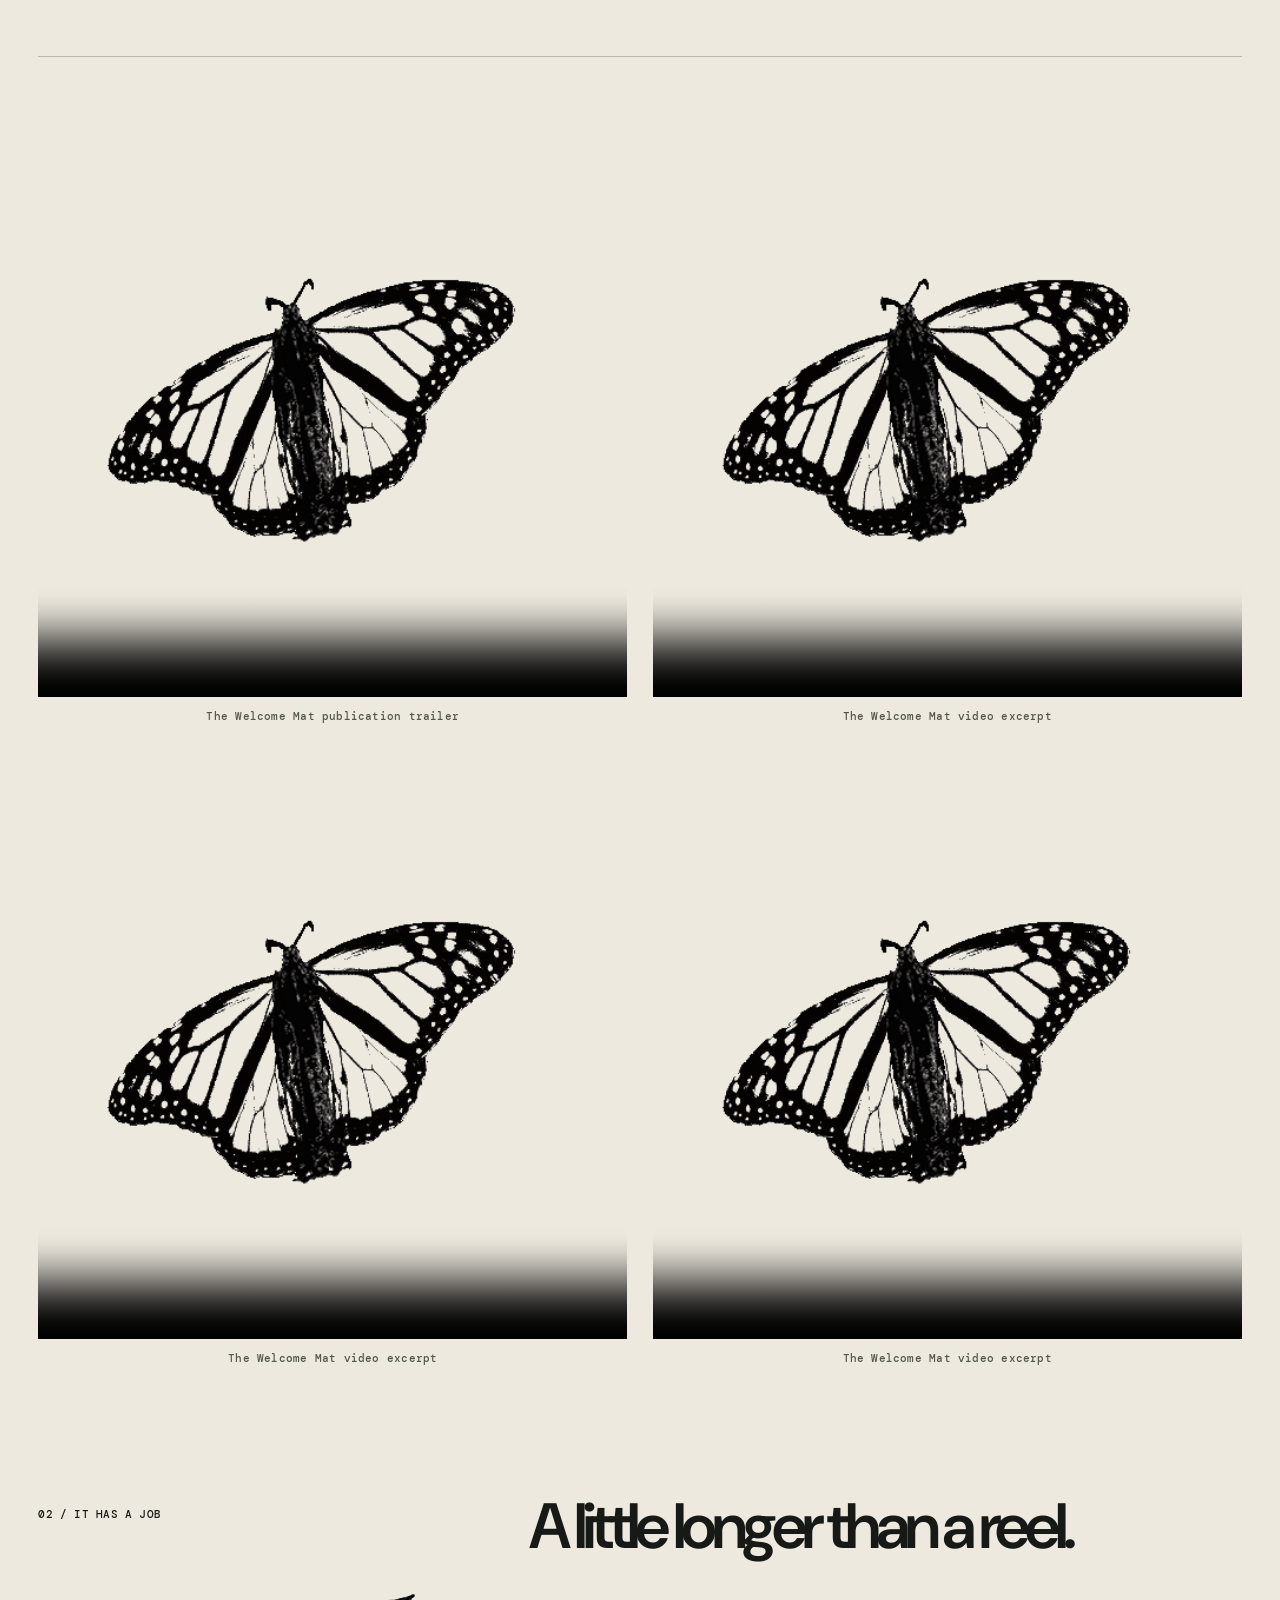
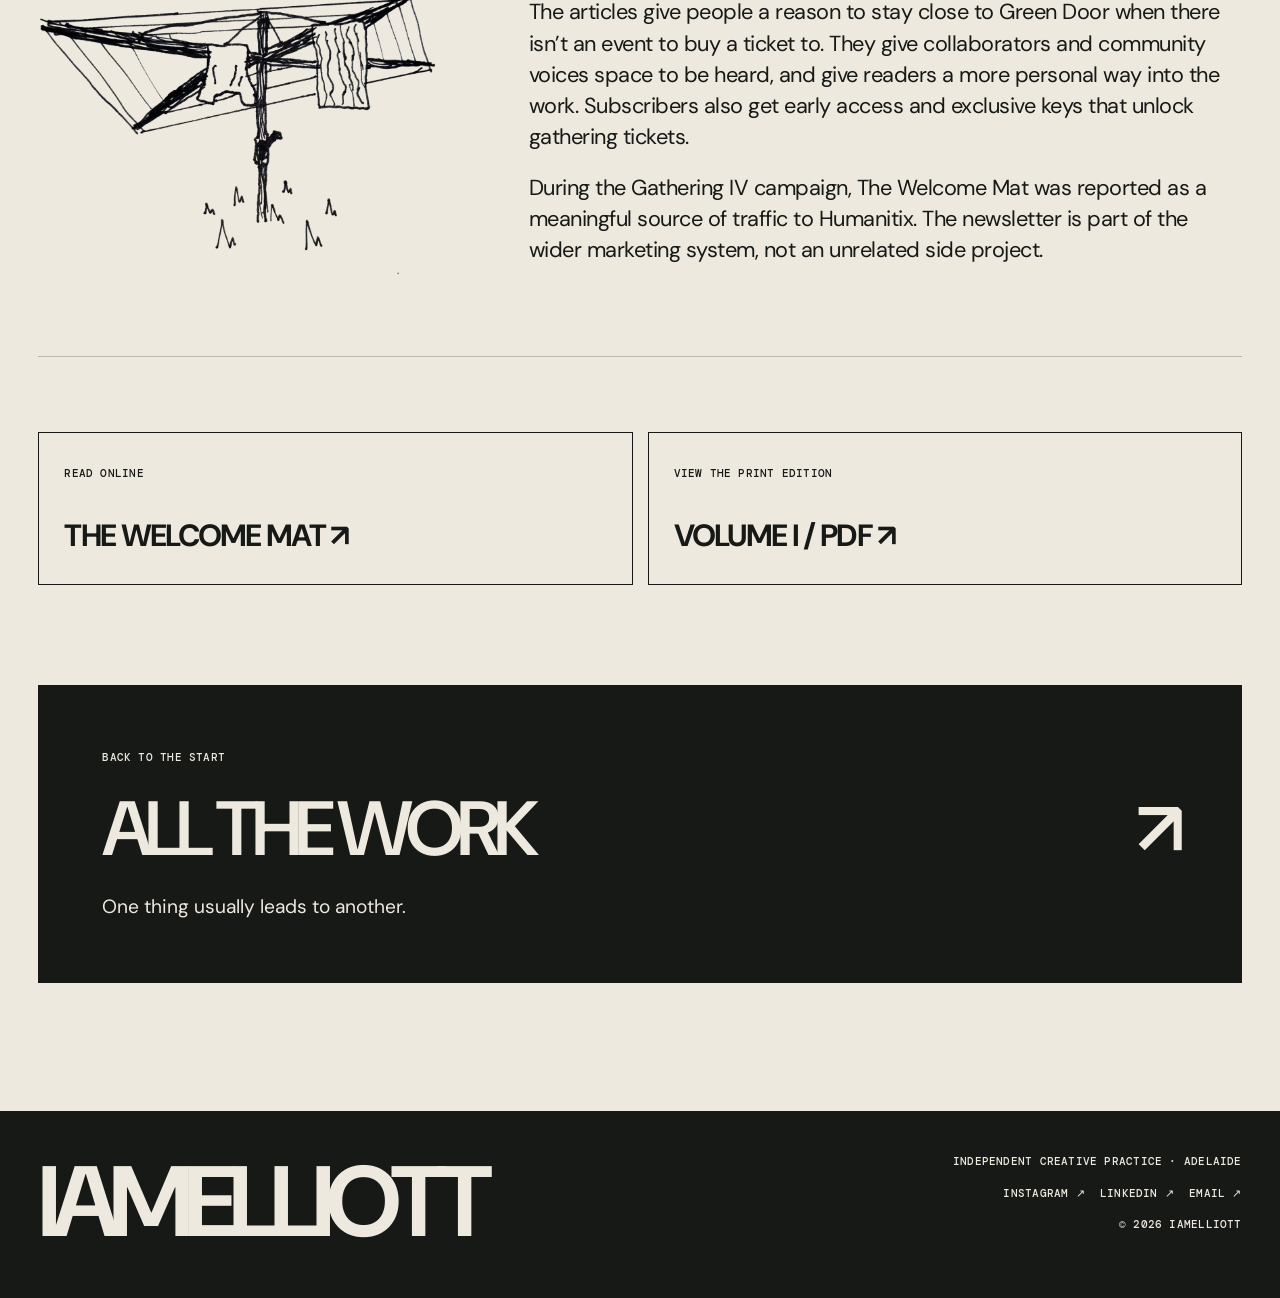
<file: work/welcome-mat.html>
<!doctype html>
<html lang="en-AU" data-root="../">
<head>
  <meta charset="utf-8">
  <meta name="viewport" content="width=device-width,initial-scale=1">
  <meta name="theme-color" content="#ede9dd">
  <meta name="description" content="The Welcome Mat, edited and authored by Elliott Luke: Green Door Community stories, visual essays and a printed editorial publication.">
  <meta property="og:type" content="website">
  <meta property="og:title" content="The Welcome Mat | IAMELLIOTT">
  <meta property="og:description" content="The Welcome Mat, edited and authored by Elliott Luke: Green Door Community stories, visual essays and a printed editorial publication.">
  <meta property="og:image" content="https://iamelliott.me/favicon.png">
  <link rel="canonical" href="https://iamelliott.me/work/welcome-mat.html">
  <title>The Welcome Mat | IAMELLIOTT</title>
  <link rel="icon" type="image/svg+xml" href="../favicon.svg">
  <link rel="icon" type="image/png" sizes="96x96" href="../favicon-96x96.png">
  <link rel="shortcut icon" href="../favicon.ico">
  <link rel="apple-touch-icon" sizes="180x180" href="../apple-touch-icon.png">
  <link rel="manifest" href="../site.webmanifest">
  <link rel="preconnect" href="https://fonts.googleapis.com">
  <link rel="preconnect" href="https://fonts.gstatic.com" crossorigin>
  <link href="https://fonts.googleapis.com/css2?family=DM+Mono:wght@400;500&family=DM+Sans:wght@400;500;600;700&family=Instrument+Serif:ital@0;1&display=swap" rel="stylesheet">
  <link rel="stylesheet" href="../site.css">
<link rel="stylesheet" href="../build03.css">
<link rel="stylesheet" href="../build04.css">
  <script defer src="../media.js"></script>
  <script defer src="../site.js"></script>
<script defer src="../build03.js"></script>
</head>
<body class="welcome-mat">
<a class="skip-link" href="#main">Skip to content</a>
<header class="masthead">
  <a class="wordmark" href="../index.html" aria-label="IAMELLIOTT home">IAMELLIOTT</a>
  <nav class="nav-desktop" aria-label="Main navigation"><details class="work-menu"><summary aria-label="Work projects">WORK <span aria-hidden="true">+</span></summary><div class="work-menu-list" aria-label="Projects"><a href="../work/greendoor.html">Green Door Community</a><a href="../work/campaigns.html">Campaigns</a><a href="../work/collaborations.html">Collaborations</a><a href="../work/moving-imagery.html">Films</a><a href="../work/practical-solutions.html">Practical Solutions</a><a href="../work/welcome-mat.html">The Welcome Mat</a></div></details><a href="../index.html#about">ABOUT</a><a href="../index.html#contact">CONTACT <span aria-hidden="true">↗</span></a></nav>
  <details class="mobile-menu" data-menu><summary aria-label="Menu">MENU <span aria-hidden="true">+</span></summary><nav aria-label="Mobile navigation"><details class="work-mobile-submenu"><summary>WORK <span aria-hidden="true">+</span></summary><div class="work-mobile-list"><a href="../index.html#work">ALL WORK</a><a href="../work/greendoor.html">Green Door Community</a><a href="../work/campaigns.html">Campaigns</a><a href="../work/collaborations.html">Collaborations</a><a href="../work/moving-imagery.html">Films</a><a href="../work/practical-solutions.html">Practical Solutions</a><a href="../work/welcome-mat.html">The Welcome Mat</a></div></details><a href="../index.html#about">ABOUT</a><a href="../index.html#contact">CONTACT <span aria-hidden="true">↗</span></a></nav></details>
  <span class="header-right">ELLIOTT LUKE<br>ADELAIDE / EVERYWHERE</span>
</header>
<main id="main"><section class="case-hero theme-paper" aria-label="Project introduction"><div class="header-overlay" aria-hidden="true"><img data-media="overlayWelcomeMat" class="overlay-motion" loading="eager" alt=""></div><div class="case-topline"><span>06 / IAMELLIOTT FILES</span><span>EDITORIAL / WRITING / PHYSICAL MEDIA</span></div><div class="case-heading"><h1>The Welcome <em>Mat.</em></h1><p>GREEN DOOR COMMUNITY · NEWSLETTER & PRINT</p></div><a class="jump" href="#story">THE STORY <span aria-hidden="true">↓</span></a></section><div class="case-wrap" id="story"><div class="case-meta"><div><small>MY ROLE</small><p>Writer, creative director and editor</p></div><div><small>THE FORMAT</small><p>Substack articles, video excerpts and printed issues</p></div><div><small>THE PURPOSE</small><p>Keep the world alive between gatherings</p></div></div>
<section class="story-block story-with-feature story-with-illustration" data-reveal><div class="story-feature-aside"><span class="kicker">01 / THE PUBLICATION</span><figure class="story-feature-illustration"><img data-media="welcomeMatIllustration01" alt="Hand-drawn welcome mat and invitation" loading="lazy" decoding="async" data-fallback="fallback"></figure></div><div><h2>Something to read before you knock.</h2><p>Green Door has a whole life outside the gatherings. The Welcome Mat is where I write about the people, the nights, the ideas we tried and the things we’d do differently next time.</p><p>It has its own visual language and rhythm. Part event diary, part invitation, part excuse to pay attention to the people making interesting things in Adelaide.</p><p>The Couch gives guest writers and interview subjects a space to share their stories with our readers. It started online, then became something you could hold. Volume I collects our early stories in print.</p></div></section>
<div class="film-mosaic mosaic-2"><figure class="media-film "><video data-media="welcomeMat01" data-poster="fallback" controls preload="none" aria-label="The Welcome Mat publication trailer" autoplay muted loop playsinline><source type="video/mp4"></video><figcaption>The Welcome Mat publication trailer</figcaption></figure><figure class="media-film "><video data-media="welcomeMat02" data-poster="fallback" controls preload="none" aria-label="The Welcome Mat video excerpt" autoplay muted loop playsinline><source type="video/mp4"></video><figcaption>The Welcome Mat video excerpt</figcaption></figure><figure class="media-film "><video data-media="welcomeMat03" data-poster="fallback" controls preload="none" aria-label="The Welcome Mat video excerpt" autoplay muted loop playsinline><source type="video/mp4"></video><figcaption>The Welcome Mat video excerpt</figcaption></figure><figure class="media-film "><video data-media="welcomeMat04" data-poster="fallback" controls preload="none" aria-label="The Welcome Mat video excerpt" autoplay muted loop playsinline><source type="video/mp4"></video><figcaption>The Welcome Mat video excerpt</figcaption></figure></div>
<section class="story-block story-with-feature story-with-illustration" data-reveal><div class="story-feature-aside"><span class="kicker">02 / IT HAS A JOB</span><figure class="story-feature-illustration"><img data-media="welcomeMatIllustration02" alt="Hand-drawn clothesline with hanging notes" loading="lazy" decoding="async" data-fallback="fallback"></figure></div><div><h2>A little longer than a reel.</h2><p>The articles give people a reason to stay close to Green Door when there isn’t an event to buy a ticket to. They give collaborators and community voices space to be heard, and give readers a more personal way into the work. Subscribers also get early access and exclusive keys that unlock gathering tickets.</p><p>During the Gathering IV campaign, The Welcome Mat was reported as a meaningful source of traffic to Humanitix. The newsletter is part of the wider marketing system, not an unrelated side project.</p></div></section>
<div class="reading-links" data-reveal><a href="https://greendoorcommunity.substack.com/" target="_blank" rel="noopener"><span>READ ONLINE</span><b>THE WELCOME MAT ↗</b></a><a data-media-href="welcomeMatPrint" download="The-Welcome-Mat-Volume-I.pdf"><span>VIEW THE PRINT EDITION</span><b>VOLUME I / PDF ↗</b></a></div>
<div class="case-next"><span>BACK TO THE START</span><a href="../index.html#work">ALL THE WORK <span>↗</span></a><p>One thing usually leads to another.</p></div></div></main>
<footer class="footer"><a href="../index.html" class="footer-mark">IAMELLIOTT</a><div class="footer-right"><span>INDEPENDENT CREATIVE PRACTICE · ADELAIDE</span><span class="footer-row"><a href="https://www.instagram.com/iamelliottfilms/" target="_blank" rel="noopener">INSTAGRAM ↗</a><a href="https://www.linkedin.com/in/elliott-luke-055419192/" target="_blank" rel="noopener">LINKEDIN ↗</a><a href="mailto:hello@iamelliott.me">EMAIL ↗</a></span><span>© <span data-year>2026</span> IAMELLIOTT</span></div></footer>
</body></html>
</file>
<file: site.css>
/* IAMELLIOTT · independent creative practice. Edit brand colours below. */
@font-face{font-family:'Elliott Hand';src:url('ElliottsHandwriting-Regular.ttf') format('truetype'),url('https://raw.githubusercontent.com/iamelliottluke/iamelliott/new-branch/ElliottsHandwriting-Regular.ttf') format('truetype');font-display:swap}
:root{
  --paper:#ede9df;--paper-2:#e5e1d6;--ink:#171917;--ink-soft:#363731;
  --green:#16864c;--forest:#084b2d;--orange:#dd603a;--rust:#be503b;
  --acid:#e6ef76;--plum:#3c2c42;--rose:#d59ea6;
  --line:rgba(23,25,23,.23);--sans:'DM Sans',system-ui,Arial,sans-serif;
  --serif:'Instrument Serif',Georgia,serif;--mono:'DM Mono',monospace;
  --edge:clamp(17px,3vw,55px);--max-width:1620px;
}
*,*::before,*::after{box-sizing:border-box}
html{scroll-behavior:smooth;scroll-padding-top:90px}
body{margin:0;background:var(--paper);color:var(--ink);font-family:var(--sans);-webkit-font-smoothing:antialiased;overflow-x:hidden}
body::selection{background:var(--acid);color:var(--ink)}
a{color:inherit}img,video{max-width:100%}button,input,textarea{font:inherit}
button,a,summary{touch-action:manipulation}
a:focus-visible,button:focus-visible,summary:focus-visible,input:focus-visible,textarea:focus-visible{outline:2px solid currentColor;outline-offset:4px}
.skip-link{position:fixed;top:-100px;left:15px;background:var(--acid);color:var(--ink);z-index:1200;padding:12px}
.skip-link:focus{top:8px}
.kicker,.eyebrow,.hero-eyebrow,.section-titleline,.tile-index,.tile-caption>span,.case-topline,.case-meta small,.metric-bar span,.helper-demo .kicker,.footer-right,.form-grid label,.form-bottom button,.jump,.case-next>span,.reading-links span,.media-film figcaption,.media-image figcaption,.status-note{font:500 clamp(10px,.85vw,12px)/1.5 var(--mono);letter-spacing:.02em}
.masthead{height:84px;padding:12px var(--edge);border-bottom:1px solid var(--line);display:grid;grid-template-columns:1fr auto 1fr;gap:25px;align-items:center;position:relative;z-index:10;background:var(--paper)}
.wordmark,.footer-mark{font-family:var(--sans);font-size:clamp(24px,2.6vw,36px);font-weight:700;letter-spacing:-.088em;line-height:1;text-decoration:none;white-space:nowrap}
.nav-desktop{display:flex;align-items:center;gap:clamp(16px,2.7vw,40px)}
.nav-desktop a,.mobile-menu nav a{font:500 11px var(--mono);text-decoration:none;padding:8px 0;white-space:nowrap}
.nav-desktop a:hover,.mobile-menu a:hover,.footer-row a:hover{color:var(--rust)}
.header-right{text-align:right;font:500 10px/1.4 var(--mono);letter-spacing:.02em}
.mobile-menu{display:none}
/* Home: one intentional screen, without clipping at normal device heights */
.hero{height:calc(100svh - 84px);min-height:590px;max-height:1020px;padding:clamp(18px,3vh,36px) var(--edge) 24px;display:flex;flex-direction:column;position:relative;overflow:hidden;background:var(--paper)}
.hero-eyebrow{display:flex;justify-content:space-between;align-items:start;gap:16px;z-index:2}
.status-note{display:flex;align-items:center;gap:9px}
.live-dot{display:inline-block;width:8px;height:8px;background:var(--green);border-radius:50%}
.hero-stage{flex:1;min-height:0;display:flex;align-items:center;position:relative;max-width:var(--max-width);width:100%;margin:0 auto}
.hero h1{margin:0 0 .1em;z-index:2;position:relative;font-size:clamp(72px,12.35vw,218px);line-height:.80;letter-spacing:-.103em;font-weight:700;max-width:100%;white-space:nowrap}
.hero h1 em,.work-title h2 em,.tile-text em,.about-heading h2 em,.contact-section h2 em,.case-heading h1 em,.story-block h2 em,.campaign-title h2 em{font-family:var(--serif);font-weight:400;letter-spacing:-.07em}
.hero h1 em{color:var(--rust);font-size:.97em}
.hero h1 .happen{padding-right:.08em}
.butterfly-spot{position:absolute;width:min(34vw,470px);aspect-ratio:1.14;right:0;top:3%;transform:rotate(9deg);z-index:1;pointer-events:none;mix-blend-mode:multiply}
.butterfly-spot img{width:100%;height:100%;object-fit:cover;object-position:50% 55%;-webkit-mask-image:radial-gradient(ellipse, #000 30%, rgba(0,0,0,.92) 46%, transparent 74%);mask-image:radial-gradient(ellipse, #000 30%, rgba(0,0,0,.92) 46%, transparent 74%);filter:saturate(1.07);opacity:.92}
.hero-lower{display:flex;justify-content:space-between;gap:32px;align-items:end;max-width:var(--max-width);width:100%;margin:0 auto;z-index:3}
.hero-lower p{max-width:520px;font-size:clamp(17px,1.8vw,25px);font-weight:500;line-height:1.28;letter-spacing:-.045em;margin:0}
.arrow-link,.under-link{font:500 12px var(--mono);text-decoration:none;display:inline-flex;justify-content:space-between;gap:50px;border-bottom:1px solid;padding-bottom:10px;white-space:nowrap}
.arrow-link:hover,.under-link:hover{color:var(--rust)}
.hero-number{position:absolute;right:var(--edge);bottom:90px;font:10px var(--mono);opacity:.45}
/* Work index */
.selected-work{background:var(--ink);color:var(--paper);padding:70px var(--edge) 115px}
.section-titleline{display:flex;justify-content:space-between;gap:16px;border-top:1px solid currentColor;padding-top:16px;opacity:.85}
.work-title{display:grid;grid-template-columns:1.6fr .75fr;align-items:end;gap:35px;max-width:var(--max-width);margin:clamp(40px,7vw,95px) auto clamp(45px,5vw,80px)}
.work-title h2{font-size:clamp(64px,9.5vw,172px);line-height:.86;letter-spacing:-.095em;font-weight:600;margin:0}
.work-title h2 em{color:var(--acid)}
.work-title p{max-width:310px;font-size:clamp(15px,1.4vw,21px);letter-spacing:-.03em;line-height:1.32;margin:0 0 1vw auto}
.work-grid{display:grid;grid-template-columns:repeat(2,minmax(0,1fr));gap:clamp(45px,5vw,82px) clamp(12px,2.4vw,36px);max-width:var(--max-width);margin:auto}
.tile{min-width:0;position:relative}.tile-feature{grid-column:span 2}
.tile-visual{display:block;position:relative;height:clamp(320px,42vw,620px);background:#4b5145;overflow:hidden;text-decoration:none;isolation:isolate;color:white}
.tile-half .tile-visual{height:clamp(365px,47vw,730px)}
.tile-feature .tile-visual{height:clamp(380px,43vw,710px)}
.tile-visual::before{content:'';position:absolute;inset:0;background:linear-gradient(180deg,rgba(0,0,0,.18),transparent 45%,rgba(0,0,0,.38));z-index:1;pointer-events:none}
.tile-visual>video{position:absolute;inset:0;width:100%;height:100%;object-fit:cover;transition:transform .8s cubic-bezier(.2,.7,.1,1);opacity:.94}
.tile:hover .tile-visual video{transform:scale(1.05)}
.tile-visual:focus-visible{outline-color:var(--acid)}
.tile-index{position:absolute;top:24px;left:26px;z-index:3;background:rgba(237,233,223,.93);color:var(--ink);padding:7px 11px}
.tile-icon{position:absolute;right:26px;top:18px;font-size:38px;line-height:1;z-index:3}
.tile-text{position:absolute;z-index:3;left:5%;bottom:6%;font-size:clamp(62px,8vw,142px);font-weight:700;line-height:.79;letter-spacing:-.09em;text-shadow:0 2px 16px rgba(0,0,0,.1);pointer-events:none}
.tile-text-lg{font-size:clamp(95px,12.5vw,215px)}
.tile-green .tile-visual{background:var(--green)}.tile-green .tile-visual>video{object-fit:cover;object-position:50% 48%}
.tile-ntwi .tile-visual{background:#9e3d41}.tile-collab .tile-visual{background:var(--plum)}.tile-film .tile-visual{background:#333a34}.tile-mat .tile-visual{background:#497c5d}
.tile-systems .tile-visual{background:var(--acid);color:var(--ink)}.tile-systems .tile-visual::before{display:none}
.tile-systems .tile-text{font-size:clamp(55px,6.3vw,115px);bottom:5%;left:4%}
.tile-caption{padding-top:17px;display:flex;align-items:start;justify-content:space-between;gap:15px}
.tile-caption h3{font-size:clamp(24px,2.5vw,39px);letter-spacing:-.06em;font-weight:600;margin:0 0 4px}
.tile-caption p{font-size:clamp(14px,1.1vw,17px);margin:0;line-height:1.4;color:#bebdb3}
.tile-caption>span{text-align:right;color:#bcbab2;padding-top:9px;max-width:220px;flex:0 0 auto}
.system-mini{position:absolute;top:13%;left:17%;width:66%;height:48%;padding:clamp(14px,2vw,33px);background:#eeeee7;border:3px solid var(--ink);transform:rotate(-3deg);box-shadow:20px 17px 0 var(--forest);display:flex;flex-direction:column;gap:5px}
.system-mini small{font:11px var(--mono);border-bottom:2px solid;padding-bottom:8px}.system-mini b{font-size:clamp(45px,6.5vw,100px);letter-spacing:-.09em;line-height:1.1}.system-mini i{font-style:normal;font:12px var(--mono)}.system-mini span{font:10px var(--mono);border-top:1px solid;padding-top:9px}
/* Method section */
.method{padding:clamp(75px,8vw,130px) var(--edge);background:var(--acid)}
.method .kicker{display:block;border-top:1px solid var(--ink);padding-top:15px}
.method h2{font-size:clamp(48px,8.1vw,138px);letter-spacing:-.093em;line-height:.99;font-weight:650;margin:clamp(55px,6vw,85px) 0;max-width:1500px}
.censored{display:inline-block;position:relative;vertical-align:baseline;isolation:isolate;white-space:nowrap}
.censored::after{position:absolute;content:'';left:0;right:0;top:41%;height:.32em;background:#161717;transform:rotate(-1deg);z-index:2;box-shadow:0 1px 0 rgba(0,0,0,.2)}
.method-bottom{display:grid;grid-template-columns:1fr 1fr;gap:clamp(20px,8vw,160px);margin-left:15%;font-size:clamp(17px,1.7vw,24px);line-height:1.35;letter-spacing:-.03em}
.method-bottom p{max-width:520px}
/* About */
.about-section{padding:clamp(95px,10vw,170px) var(--edge);display:grid;grid-template-columns:1fr 1fr;gap:clamp(30px,6vw,105px);align-items:start}
.about-heading{min-width:0}.about-heading h2{font-size:clamp(60px,7vw,118px);font-weight:700;letter-spacing:-.105em;line-height:.88;margin:50px 0 55px;position:relative}
.about-heading h2 em{color:var(--rust)}
.loose-redact{position:relative;display:inline-block}.loose-redact:after{content:'';position:absolute;left:1%;width:98%;height:.15em;top:49%;background:var(--ink);transform:rotate(-2deg);opacity:.9}
.handwriting{font:normal clamp(48px,6vw,100px)/1 'Elliott Hand','Instrument Serif',cursive;color:var(--rust);position:absolute;top:99%;right:12%;letter-spacing:0;transform:rotate(-7deg);white-space:nowrap}
.portrait-frame{width:clamp(220px,75%,590px);aspect-ratio:4/4.5;position:relative;background:#d5cfbc;transform:rotate(-2deg);box-shadow:18px 19px 0 var(--acid);margin:90px 0 0 7%;overflow:hidden}
.portrait-frame img{width:100%;height:100%;object-fit:cover;object-position:center}
.portrait-frame>span{position:absolute;bottom:0;left:0;right:0;padding:11px 15px;background:var(--ink);color:var(--paper);font:11px var(--mono)}
.about-text{padding-top:clamp(5px,3vw,50px);max-width:660px}.about-text p{font-size:clamp(17px,1.65vw,25px);line-height:1.42;letter-spacing:-.025em;margin:0 0 28px}
.about-text p.lead{font-size:clamp(26px,2.9vw,47px);font-weight:600;line-height:1.14;letter-spacing:-.06em;margin-bottom:35px}
.tag-row{display:flex;flex-wrap:wrap;gap:7px;margin:40px 0}.tag-row span{border:1px solid var(--ink);border-radius:100px;padding:10px 13px;font:10px var(--mono);white-space:nowrap}
/* Contact */
.contact-section{background:var(--orange);padding:70px var(--edge) 100px;color:#241714}
.contact-section h2{font-size:clamp(65px,10.3vw,175px);font-weight:600;letter-spacing:-.094em;line-height:.87;margin:clamp(65px,7vw,120px) 0 70px}
.contact-section h2 em{color:var(--paper)}
.contact-intro{display:flex;align-items:end;justify-content:space-between;gap:30px;border-bottom:1px solid rgba(23,25,23,.5);padding-bottom:55px}
.contact-intro p{font-size:clamp(18px,2vw,28px);line-height:1.32;letter-spacing:-.04em;font-weight:550;max-width:700px;margin:0}
.contact-link{font:500 clamp(16px,1.6vw,25px) var(--mono);white-space:nowrap;text-decoration:none;border-bottom:2px solid;padding:8px 0}.contact-link:hover{color:var(--paper)}
.censor-small::after{height:.48em;top:34%}
.enquiry-form{padding-top:45px;max-width:var(--max-width)}
.form-grid{display:grid;grid-template-columns:repeat(2,minmax(0,1fr));column-gap:clamp(20px,4vw,70px);row-gap:35px}
.form-grid label{display:flex;flex-direction:column;gap:9px;align-items:stretch}
.form-grid .full-row{grid-column:span 2}
.form-grid input,.form-grid textarea{background:transparent;color:inherit;border:0;border-bottom:1px solid rgba(23,25,23,.55);border-radius:0;width:100%;padding:11px 0;font:500 clamp(18px,2vw,27px) var(--sans);letter-spacing:-.04em;resize:vertical}
.form-grid input::placeholder,.form-grid textarea::placeholder{color:rgba(35,23,20,.65)}
.form-bottom{display:flex;justify-content:space-between;align-items:center;gap:24px;padding:30px 0 10px}.form-bottom p{font-size:clamp(14px,1.35vw,18px)}.form-bottom a{color:inherit;text-decoration:underline;text-underline-offset:5px}
.form-bottom button{padding:16px 32px;border:1px solid var(--ink);background:var(--ink);color:var(--paper);cursor:pointer}.form-bottom button:hover{background:var(--acid);color:var(--ink)}.form-bottom button:disabled{opacity:.5;cursor:wait}
.form-feedback{font:13px var(--mono);min-height:1.5em}
/* Footer */
.footer{padding:42px var(--edge) 45px;background:var(--ink);color:var(--paper);display:flex;justify-content:space-between;align-items:start;gap:50px}
.footer-mark{font-size:clamp(40px,7.8vw,136px)}.footer-right{text-align:right;display:flex;flex-direction:column;gap:15px}.footer-row{display:flex;gap:15px;justify-content:flex-end;flex-wrap:wrap}.footer-row a{text-decoration:none}
/* Case study structure */
.case-hero{padding:30px var(--edge) 45px;min-height:calc(100svh - 84px);max-height:1050px;display:flex;flex-direction:column;justify-content:space-between;overflow:hidden}
.case-topline{display:flex;justify-content:space-between;gap:25px;align-items:start;border-top:1px solid currentColor;padding-top:16px}
.case-heading{max-width:1500px;width:100%;margin:auto}.case-heading h1{font-size:clamp(72px,10vw,166px);line-height:.82;letter-spacing:-.105em;font-weight:650;margin:40px 0 35px}
.case-heading p{font-size:clamp(17px,1.55vw,25px);letter-spacing:-.025em;line-height:1.3;max-width:770px;margin:0}
.jump{width:fit-content;text-decoration:none;border-bottom:1px solid;padding-bottom:9px;display:inline-flex;gap:60px}
.theme-green{background:var(--green);color:#fbf1d9}
.theme-rose{background:#ca6f78;color:#2e1720}
.theme-purple{background:var(--plum);color:#f4ede1}
.theme-charcoal{background:#292e2c;color:#f1e9df}
.theme-yellow{background:var(--acid);color:var(--ink)}
.theme-paper{background:#c6d2b6;color:#1b3226}
.case-wrap{padding:0 var(--edge) clamp(95px,10vw,150px);max-width:var(--max-width);margin:auto}
.case-meta{padding:clamp(35px,5vw,75px) 0;display:grid;grid-template-columns:repeat(3,minmax(0,1fr));gap:30px;border-bottom:1px solid var(--line)}
.case-meta small{color:#6e7066;display:block;margin-bottom:15px}
.case-meta p{font-size:clamp(18px,1.5vw,23px);line-height:1.23;letter-spacing:-.04em;font-weight:600;margin:0}
.story-block{padding:clamp(75px,9vw,150px) 0;display:grid;grid-template-columns:1fr minmax(0,2fr);gap:clamp(35px,5vw,90px);border-bottom:1px solid var(--line)}
.story-block .kicker{margin-top:11px}
.story-block h2{font-weight:600;letter-spacing:-.08em;line-height:.99;font-size:clamp(46px,5vw,84px);max-width:950px;margin:0 0 38px}
.story-block p{font-size:clamp(18px,1.7vw,25px);line-height:1.43;letter-spacing:-.023em;max-width:950px;margin:0 0 20px}
.story-block p:last-child{margin-bottom:0}
.media-lead{margin:clamp(35px,6vw,90px) auto;max-width:800px}
.media-film,.media-image{margin:0;min-width:0}
.media-film video,.media-image img{display:block;width:100%;height:auto;max-height:min(74vh,950px);object-fit:contain;background:#181916}
.media-film figcaption,.media-image figcaption{padding-top:10px;color:#54574e}
.media-lead video{aspect-ratio:9/16;max-height:min(75svh,820px);background:#111}
.film-mosaic{display:grid;gap:clamp(14px,2vw,27px);margin:clamp(45px,6vw,100px) 0}
.mosaic-2{grid-template-columns:repeat(2,minmax(0,1fr))}.mosaic-3{grid-template-columns:repeat(3,minmax(0,1fr))}
.film-mosaic video{aspect-ratio:9/16;max-height:none}
.campaign-pair{margin-top:35px}.campaign-section{padding:80px 0;border-bottom:1px solid var(--line)}
.campaign-title{display:grid;grid-template-columns:1fr 2fr;gap:20px;margin-bottom:40px}
.campaign-title>span{font:12px var(--mono);margin-top:12px}.campaign-title h2{font-size:clamp(57px,7vw,120px);letter-spacing:-.095em;line-height:.86;margin:0 0 20px}.campaign-title p{font-size:clamp(17px,1.5vw,23px);line-height:1.35;grid-column:2;margin:0}
.campaign-section>.media-film{max-width:790px;margin:35px 0 35px auto}
.campaign-section>.media-film video{max-height:650px;aspect-ratio:9/16}
.metric-bar{display:grid;grid-template-columns:repeat(3,minmax(0,1fr));margin:60px 0 20px;border-top:1px solid var(--line);border-bottom:1px solid var(--line)}
.metric-bar.two{grid-template-columns:repeat(2,minmax(0,1fr))}
.metric-bar>div{padding:30px 20px 35px 0;min-width:0;border-right:1px solid var(--line)}
.metric-bar>div:not(:first-child){padding-left:25px}.metric-bar>div:last-child{border-right:0}
.metric-bar b{display:block;font-size:clamp(47px,6vw,100px);letter-spacing:-.09em;line-height:1.05;font-weight:650}
.metric-bar span{display:block;margin-top:13px}
.metric-context{font:12px/1.5 var(--sans);color:#606057;max-width:840px;margin-bottom:30px}
.collab-split{display:grid;grid-template-columns:1fr 1fr;gap:clamp(20px,3vw,50px);border-bottom:1px solid var(--line);padding:70px 0}
.collab-split h2{font-size:clamp(40px,5vw,80px);line-height:.94;letter-spacing:-.07em;margin:5px 0 26px}
.collab-split p{font-size:clamp(18px,1.6vw,24px);line-height:1.4;letter-spacing:-.03em}
.collab-split .media-film{align-self:center}
.collab-split .media-film video{aspect-ratio:9/16;max-height:650px}
.timeline{display:grid;grid-template-columns:1fr 1fr;gap:25px;margin:70px 0}
.timeline>div{background:#d9dece;padding:clamp(20px,3vw,45px);min-width:0}.timeline span{font:11px var(--mono)}
.timeline h3{font-size:clamp(36px,3vw,55px);letter-spacing:-.065em;margin:38px 0 4px}
.timeline p{font-size:clamp(16px,1.5vw,23px);line-height:1.4}.timeline p em{font:italic 1.35em var(--serif)}.timeline strong{font:12px var(--mono);color:var(--green)}
.big-quote{margin:100px 0;padding:0 7%;border:0;font:italic clamp(37px,5.3vw,88px)/1.08 var(--serif)}
.big-quote cite{display:block;margin-top:29px;font:11px var(--mono);font-style:normal}
/* Layout helper visual: explicitly illustrative, no client data */
.helper-demo{display:grid;grid-template-columns:1fr 40px 1.35fr;gap:25px;align-items:center;margin:70px 0;padding:35px;background:#d8d5c9}
.helper-before,.helper-after{min-width:0}.helper-before pre{background:#262927;color:#faf5ea;padding:24px;overflow:auto;font:clamp(11px,1vw,15px)/1.8 var(--mono)}
.helper-before p,.helper-after p{font-size:13px;line-height:1.5}.helper-arrow{text-align:center;font-size:45px}
.helper-paper{background:#f3f0e8;border:2px solid #191b18;padding:20px;box-shadow:10px 10px 0 var(--ink);margin:20px 0}
.helper-paper>div:first-child{font-size:clamp(32px,3.4vw,60px);font-weight:700;letter-spacing:-.07em;display:flex;justify-content:space-between;align-items:end;gap:20px;border-bottom:2px solid;padding-bottom:8px}
.helper-paper>div:first-child span{font:12px var(--mono);letter-spacing:0}
.helper-band{display:grid;grid-template-columns:1fr 1fr 1fr;gap:9px;margin:15px 0}
.helper-band b{font-size:clamp(15px,1.6vw,25px);line-height:1.1;border:3px solid;padding:8px 10px}
.helper-grid{display:grid;grid-template-columns:repeat(2,minmax(0,1fr));gap:9px}
.helper-grid span{padding:15px;background:#d9ddd4;border:1px solid;text-align:center;font:12px var(--mono)}
.reading-links{display:grid;grid-template-columns:1fr 1fr;gap:15px;margin:75px 0}
.reading-links a{border:1px solid var(--ink);padding:32px 25px;display:flex;flex-direction:column;gap:40px;text-decoration:none;transition:background .15s,color .15s}
.reading-links a:hover{background:var(--ink);color:var(--paper)}.reading-links b{font-size:clamp(23px,2.4vw,41px);line-height:1;letter-spacing:-.055em}
.case-next{margin-top:100px;background:var(--ink);color:var(--paper);padding:clamp(30px,5vw,70px);display:flex;flex-direction:column;gap:30px}
.case-next a{font-size:clamp(39px,6vw,92px);line-height:.9;letter-spacing:-.085em;text-decoration:none;font-weight:600;display:flex;justify-content:space-between;gap:20px;align-items:center}
.case-next a:hover{color:var(--acid)}.case-next p{font-size:clamp(16px,1.5vw,23px);margin:0}
/* Calm motion: nothing hidden unless JS is already observing it */
.will-reveal{opacity:0;transform:translateY(19px);transition:opacity .5s ease,transform .5s ease}
.will-reveal.is-visible{opacity:1;transform:none}
@media(max-width:1050px){
 .header-right{display:none}.masthead{grid-template-columns:1fr auto}.nav-desktop{justify-self:end}
 .hero h1{font-size:clamp(66px,12.9vw,145px)}
 .tile-text{font-size:clamp(63px,9vw,114px)}
 .tile-text-lg{font-size:clamp(90px,12.9vw,145px)}
 .tile-systems .tile-text{font-size:clamp(50px,7vw,88px)}
 .about-section{gap:38px}
}
@media(max-width:740px){
 :root{--edge:18px}
 .masthead{height:75px;padding:14px var(--edge);grid-template-columns:1fr auto}
 .wordmark{font-size:29px}.nav-desktop{display:none}.mobile-menu{display:block;position:relative;font:11px var(--mono)}
 .mobile-menu summary{cursor:pointer;list-style:none;display:flex;gap:9px;align-items:center;justify-content:flex-end;padding:12px 0}.mobile-menu summary::-webkit-details-marker{display:none}
 .mobile-menu[open] summary span{transform:rotate(45deg)}
 .mobile-menu nav{position:absolute;right:-18px;top:48px;min-width:200px;background:var(--paper);border:1px solid var(--ink);box-shadow:-12px 12px 0 var(--ink);padding:15px 20px;display:grid;gap:8px;z-index:50}
 .hero{height:calc(100svh - 75px);max-height:none;min-height:520px;padding:22px var(--edge) 24px}.hero-eyebrow{font-size:9px}
 .hero-eyebrow .status-note{display:none}.hero-stage{align-items:center}
 .hero h1{font-size:clamp(55px,13.3vw,99px);white-space:normal;line-height:.91;max-width:94%}
 .butterfly-spot{top:7%;right:-7%;width:55vw;opacity:.64}
 .hero-lower{flex-direction:column;align-items:flex-start;gap:28px}.hero-lower p{max-width:365px;font-size:clamp(17px,3.5vw,20px)}
 .hero-number{right:18px;bottom:28px}
 .selected-work{padding:65px var(--edge) 85px}
 .section-titleline{font-size:9px}.work-title{display:block;margin:55px 0 45px}.work-title h2{font-size:clamp(63px,12.5vw,100px)}.work-title p{margin:25px 0 0}
 .work-grid{grid-template-columns:1fr;gap:50px}.tile-feature{grid-column:auto}
 .tile-visual,.tile-feature .tile-visual,.tile-half .tile-visual{height:clamp(370px,115vw,650px)}
 .tile-text,.tile-text-lg{font-size:clamp(67px,14vw,105px)}
 .tile-systems .tile-text{font-size:clamp(57px,11vw,90px)}
 .tile-caption{display:block}.tile-caption>span{display:block;text-align:left;margin-top:10px}.tile-caption h3{font-size:29px}
 .tile-index{left:14px;top:15px;font-size:9px}.tile-icon{right:18px;top:12px}
 .system-mini{width:74%;left:12%;height:45%;top:12%}.system-mini b{font-size:clamp(44px,10vw,76px)}
 .method{padding:80px var(--edge)}.method h2{font-size:clamp(47px,10vw,88px);margin:60px 0}.method-bottom{margin-left:0;grid-template-columns:1fr;gap:0}
 .about-section{display:block;padding:85px var(--edge)}.about-heading h2{font-size:clamp(70px,13vw,109px)}.handwriting{top:95%;right:4%;font-size:70px}
 .portrait-frame{width:min(76%,440px);margin:100px auto 65px 8%}.about-text{max-width:610px}
 .contact-section{padding:60px var(--edge) 75px}.contact-section h2{font-size:clamp(59px,11.5vw,100px);margin:55px 0}
 .contact-intro{display:block}.contact-link{margin-top:30px;display:inline-block}
 .footer{display:block;padding:35px var(--edge)}.footer-mark{font-size:clamp(43px,10vw,75px)}.footer-right{margin-top:27px;text-align:left}.footer-row{justify-content:flex-start}
 .case-hero{min-height:calc(100svh - 75px);padding:23px var(--edge) 35px}.case-topline{font-size:10px}
 .case-heading h1{font-size:clamp(58px,13vw,115px);line-height:.88;overflow-wrap:break-word}
 .case-meta{grid-template-columns:1fr;gap:25px}.case-meta small{margin-bottom:8px}
 .story-block{display:block;padding:68px 0}.story-block .kicker{display:block;margin-bottom:40px}
 .story-block h2{font-size:clamp(45px,9vw,67px)}
 .campaign-title{display:block}.campaign-title h2{margin:30px 0}.campaign-title p{margin-bottom:35px}
 .collab-split{grid-template-columns:1fr}.collab-split .media-film{max-width:460px;margin:auto}
 .timeline{grid-template-columns:1fr}.helper-demo{grid-template-columns:1fr;gap:20px;padding:20px}.helper-arrow{transform:rotate(90deg)}
 .mosaic-3{grid-template-columns:repeat(2,minmax(0,1fr))}
 .metric-bar b{font-size:clamp(39px,8vw,75px)}
}
@media(max-width:470px){
 .hero h1{font-size:clamp(56px,13.6vw,76px);letter-spacing:-.1em}
 .hero-lower p{max-width:325px}.hero-number{display:none}
 .tile-visual,.tile-feature .tile-visual,.tile-half .tile-visual{height:115vw;min-height:350px}
 .tile-text,.tile-text-lg{font-size:clamp(59px,15.5vw,84px)}
 .about-heading h2{font-size:clamp(63px,14vw,85px)}.handwriting{font-size:60px;right:0}
 .contact-section h2{font-size:clamp(52px,12.4vw,78px)}
 .form-grid{grid-template-columns:1fr;gap:27px}.form-grid .full-row{grid-column:1}
 .form-bottom{flex-direction:column;align-items:flex-start}.form-bottom button{align-self:stretch}
 .reading-links{grid-template-columns:1fr}.timeline{gap:14px}
 .mosaic-2,.mosaic-3{grid-template-columns:1fr}
 .metric-bar,.metric-bar.two{grid-template-columns:1fr}.metric-bar>div{border-right:0;border-bottom:1px solid var(--line);padding:23px 0!important}.metric-bar>div:last-child{border-bottom:0}
 .case-hero h1{font-size:clamp(51px,12.3vw,82px)}
 .case-heading p{font-size:17px}.case-next a{font-size:clamp(33px,9vw,50px)}
}
@media(prefers-reduced-motion:reduce){html{scroll-behavior:auto}*,*::before,*::after{animation:none!important;transition:none!important}.will-reveal{opacity:1!important;transform:none!important}}
@media (max-height:650px) and (min-width:601px){.hero{min-height:0;height:calc(100svh - 86px)}.hero-stage{min-height:0}.hero h1{font-size:clamp(52px,9vw,130px)}}
@media (max-height:570px) and (max-width:600px){.hero{min-height:0;height:auto;min-height:calc(100svh - 68px)}.hero-stage{padding:45px 0}.butterfly-spot{top:5%}}

.media-error{opacity:0!important}
</file>
<file: build03.css>
/* IAMELLIOTT BUILD03: component-scoped refinements, no destructive rewrite. */
:root{--header-height:84px;--accent:#d94335;--green:#087b43;--rose:#ec4274;--blue:#157cda}
body.home{--accent:#d94335}
body.greendoor{--accent:#09ad5c}
body.campaigns{--accent:#de2b77}
body.collaborations{--accent:#bd74ff}
body.moving-imagery{--accent:#f0723a}
body.practical-solutions{--accent:#177ddf}
body.welcome-mat{--accent:#258e68}
html{scroll-padding-top:0}
:target{scroll-margin-top:0}
.nav-desktop a:hover,.mobile-menu a:hover,.footer-row a:hover,.wordmark:hover,.footer-mark:hover,.case-next a:hover,.jump:hover,.arrow-link:hover,.under-link:hover,.contact-link:hover,.reading-links a:hover{color:var(--accent)!important}
.nav-desktop a,.mobile-menu a,.footer-row a,.wordmark,.footer-mark,.case-next a,.jump{transition:color .16s ease}
.hero,.case-hero{position:relative;isolation:isolate;overflow:hidden}
.hero>:not(.header-overlay),.case-hero>:not(.header-overlay){position:relative;z-index:2}
.header-overlay{position:absolute!important;inset:0;overflow:hidden;pointer-events:none;z-index:0!important}
.header-overlay .overlay-motion{position:absolute;inset:0;width:100%;height:100%;object-fit:cover;opacity:.25;mix-blend-mode:soft-light;filter:saturate(1.22) contrast(1.06)}
.hero .header-overlay .overlay-motion{opacity:.29;mix-blend-mode:multiply}
.hero{height:calc(100svh - var(--header-height));min-height:0;max-height:none;padding-block:clamp(14px,2vh,26px)}
.hero h1{font-size:clamp(55px,9.2vw,169px);line-height:.87;letter-spacing:-.096em;white-space:normal;max-width:1200px}
.hero-lower p{font-size:clamp(14px,1.45vw,21px);line-height:1.38;max-width:670px}
.hero-lower p em{display:block;font:italic 1.5em/1.08 var(--serif)}
.quote-credit{display:block;margin-top:9px;font:500 10px/1.35 var(--mono);letter-spacing:.05em}
.butterfly-spot{width:clamp(140px,25vw,350px);top:8%;right:1%;opacity:.8}
.case-hero{height:calc(100svh - var(--header-height));min-height:0;max-height:none;padding-block:clamp(15px,3vh,30px)}
.case-heading{margin:auto 0}
.case-heading h1{font-size:clamp(47px,9vw,145px);line-height:.88;margin:clamp(10px,3vh,32px) 0 25px;overflow-wrap:break-word}
.case-heading p{font-size:clamp(15px,1.5vw,23px)}
.case-wrap{scroll-margin-top:0}
.case-meta{padding:clamp(12px,2.5vh,26px) 0}
.case-meta small{margin-bottom:8px}
.theme-green{background:#087b43;color:#f6f1dc}
.theme-rose{background:#ee4374;color:#29111b}
.theme-purple{background:#7737ad;color:#f6edff}
.theme-charcoal{background:#e36d36;color:#17191b}
.theme-blue{background:#1486de;color:#071d31}
.theme-paper{background:#3da67e;color:#081e17}
.tile-green .tile-visual{background:#087b43}
.tile-ntwi .tile-visual{background:#d63565}
.tile-collab .tile-visual{background:#7737ad}
.tile-film .tile-visual{background:#e26638}
.tile-systems .tile-visual{background:#1486de;color:#08182b}
.tile-mat .tile-visual{background:#339978}
.about-section{padding-block:clamp(55px,7vw,115px)}
.about-heading h2{margin:77px 0 35px}
.loose-redact:after{height:.3em;top:42%;left:-2%;width:105%;transform:rotate(-2deg);opacity:.97}
.handwriting{top:-.9em;left:0;right:auto;transform:rotate(-6deg);font-size:clamp(48px,5.5vw,91px)}
.censored:before,.censored:after{height:.81em;top:9%;background:var(--ink);opacity:1;transform:rotate(-1deg)}
.censored.censor-small:before,.censored.censor-small:after{height:.83em}
.media-film{display:flex;flex-direction:column;align-items:center;justify-content:center;min-width:0;background:transparent}
.media-film video{display:block;width:auto;height:auto;max-width:100%;max-height:min(78svh,850px);aspect-ratio:auto!important;object-fit:contain;background:transparent;margin-inline:auto}
.media-film figcaption{align-self:center}
.campaign-section{display:grid;grid-template-columns:repeat(2,minmax(0,1fr));gap:16px 24px}
.campaign-section>.campaign-title,.campaign-section>.metric-bar,.campaign-section>.metric-context{grid-column:1/-1}
.campaign-section>.media-film{max-width:none;width:100%;margin:10px 0}
.campaign-section>.media-film video{width:auto;height:auto;max-width:100%;max-height:min(76svh,760px)}
.film-mosaic video{aspect-ratio:auto!important;width:auto;height:auto;max-width:100%;max-height:min(72svh,720px)}
body.welcome-mat .film-mosaic video{width:100%;height:auto;aspect-ratio:1!important;max-height:none;object-fit:cover}
body.welcome-mat .film-mosaic .media-film{align-items:stretch}
img.media-error{opacity:1!important}
.media-error-placeholder{width:100%;height:100%;object-fit:cover;display:block}
@media(max-width:850px){.hero h1{font-size:clamp(55px,10vw,103px)}.case-heading h1{font-size:clamp(55px,10vw,103px)}}
@media(max-width:650px){
:root{--header-height:74px}
.hero{height:calc(100svh - var(--header-height));min-height:0;padding:12px var(--edge) 18px}
.hero h1{font-size:clamp(46px,11.6vw,80px);line-height:.94;letter-spacing:-.09em}
.hero-lower{display:block}
.hero-lower p{font-size:clamp(14px,3.6vw,18px)}
.hero-lower p em{font-size:1.3em}
.hero-lower .arrow-link{display:inline-flex;margin-top:12px}
.butterfly-spot{width:clamp(120px,33vw,235px);top:11%;right:0}
.case-hero{height:calc(100svh - var(--header-height));min-height:0;padding:16px var(--edge) 23px}
.case-heading h1{font-size:clamp(48px,11vw,84px)}
.case-heading p{font-size:clamp(14px,3.9vw,18px)}
.case-meta{padding:12px 0 18px}
.about-heading h2{margin:85px 0 20px}
.handwriting{top:-.88em;left:0;font-size:clamp(49px,11vw,71px)}
.campaign-section{grid-template-columns:repeat(2,minmax(0,1fr));gap:12px}
.campaign-section>.media-film video{max-height:min(66svh,520px)}
.film-mosaic.mosaic-2,.film-mosaic.mosaic-3{grid-template-columns:repeat(2,minmax(0,1fr))}
}
@media(max-width:400px){.hero h1{font-size:clamp(44px,11.1vw,62px)}.case-heading h1{font-size:clamp(43px,10.4vw,72px)}}
@media(max-height:540px){.case-hero,.hero{height:auto;min-height:calc(100svh - var(--header-height));overflow:visible}.case-heading h1{font-size:clamp(42px,7vw,88px)}}
@media(prefers-reduced-motion:reduce){.header-overlay video{display:none}}

/* Final visual QA: keep overlays incidental, and restore the index's absolute position. */
.hero>.hero-number{position:absolute!important;right:var(--edge);bottom:80px;z-index:3}
.hero .header-overlay .overlay-motion{opacity:.29!important;mix-blend-mode:soft-light!important}
.case-hero .header-overlay .overlay-motion{opacity:.20!important}
@media(max-width:650px){.hero>.hero-number{display:none}}
</file>
<file: build04.css>
/* BUILD 04 / FINAL OPTICAL AND RESPONSIVE PASS
   All previous styles remain available; only scoped adjustments below.
   Keep media files replaceable via media.js.
*/
html{scroll-padding-top:0}
.hero h1{overflow:visible;line-height:1.01;letter-spacing:-.092em;padding:.065em .10em .11em .035em;margin-left:-.035em;max-width:min(100%,1250px)}
.hero h1 em{display:inline-block;padding-inline:.06em;line-height:1.02;vertical-align:baseline}
.hero-stage{position:relative;overflow:visible}
.hero .butterfly-spot{width:clamp(235px,48vw,700px);aspect-ratio:1.4;right:-2vw;top:14%;opacity:.73;transform:none;mix-blend-mode:multiply;z-index:0}
.hero .butterfly-spot img{object-fit:contain;object-position:center;-webkit-mask-image:none;mask-image:none;filter:saturate(1.12) contrast(1.03)}
.hero-stage h1{z-index:2}
.hero-lower{display:grid;grid-template-columns:minmax(100px,1fr) minmax(320px,.85fr);gap:clamp(20px,4vw,64px);align-items:end}
.film-quote{grid-column:2;grid-row:1;margin:0;max-width:590px;justify-self:end}
.film-quote blockquote{margin:0;font-size:clamp(16px,1.65vw,25px);font-weight:500;line-height:1.32;letter-spacing:-.026em}
.film-quote .quote-credit{display:block;margin-top:12px;font:500 11px/1.45 var(--mono);letter-spacing:.035em}
.film-quote cite{font-style:normal;text-decoration:underline;text-underline-offset:2px}
.hero-lower .arrow-link{grid-column:1;grid-row:1;align-self:end;justify-self:start}
.about-heading h2{margin-top:clamp(104px,9vw,145px);line-height:.98}
.about-heading .handwriting{font-size:clamp(90px,10vw,160px);top:-.82em;left:.01em;letter-spacing:0;transform:rotate(-5deg)}
.about-heading .loose-redact:after{height:.31em;top:43%}
.work-title{grid-template-columns:minmax(0,1.25fr) minmax(230px,.65fr);align-items:end;gap:clamp(25px,4vw,70px)}
.work-title h2{font-size:clamp(65px,8.6vw,146px);line-height:.96;padding:.05em .08em .05em 0}
.work-intro{max-width:400px;margin-left:auto}
.work-intro blockquote{font:italic clamp(26px,3vw,48px)/1.04 var(--serif);margin:0}
.work-intro small{display:block;font:500 10px/1.5 var(--mono);letter-spacing:.035em;margin-top:8px}
.work-title .work-intro p{font-size:clamp(16px,1.35vw,20px);max-width:360px;line-height:1.45;margin:23px 0 0}
.tile-systems .tile-visual::before{display:block;background:linear-gradient(0deg,rgba(0,0,0,.55),transparent 52%);z-index:2}
.tile-systems .tile-visual>video{object-fit:cover;object-position:center;filter:saturate(1.04)}
.tile-systems .tile-text{font-size:clamp(62px,8vw,142px);color:#fff;max-width:94%}
.tile-systems .tile-text em{color:#fcf1b4}
.method{position:relative;isolation:isolate;overflow:hidden}
.method .kicker,.method h2,.method-bottom{position:relative;z-index:2}
.method-butterflies{position:absolute;top:6%;right:-4%;width:min(66vw,1000px);height:90%;object-fit:contain;object-position:center;mix-blend-mode:multiply;opacity:.34;pointer-events:none;z-index:0}
.method h2{max-width:1300px}
.case-wrap .story-block{padding-block:clamp(50px,6vw,96px)}
.case-wrap .film-mosaic{margin-block:clamp(25px,4vw,65px)}
.case-wrap .media-film figcaption{font-size:clamp(11px,.85vw,13px);line-height:1.45;margin-top:2px}
.model-with-film{grid-template-columns:minmax(250px,.9fr) minmax(0,1.35fr);align-items:start}
.model-with-film .model-visual{min-width:0;display:flex;flex-direction:column;gap:30px}
.model-with-film .model-door{width:100%;max-width:420px;align-items:start;margin:0}
.model-with-film .model-door video{width:100%;height:auto;max-height:460px;object-fit:contain;object-position:center;margin:0;background:transparent}
.model-with-film .model-door figcaption{align-self:start;text-align:left;font-size:12px}
.model-with-film>div:last-child h2{margin-top:0}
.campaign-section{grid-template-columns:repeat(2,minmax(0,1fr));row-gap:24px;column-gap:clamp(18px,3vw,42px)}
.campaign-title{display:flex;flex-direction:column;gap:0;align-items:center;text-align:center;max-width:100%;width:100%;margin:0 auto clamp(12px,2vw,35px)}
.campaign-title>span{align-self:flex-start;margin:0 0 25px;text-align:left}
.campaign-title h2{font-size:clamp(40px,6.5vw,93px);font-weight:700;letter-spacing:-.077em;line-height:1.12;margin:0 0 18px;max-width:100%;text-wrap:balance;overflow-wrap:normal}
.campaign-title h2.ntwi-title{font-family:var(--sans);font-style:normal;font-weight:700;letter-spacing:-.073em;white-space:normal}
.campaign-title p{font-size:clamp(17px,1.5vw,23px);line-height:1.4;grid-column:auto;max-width:820px;margin:0;text-align:center}
.campaign-section>.media-film{width:100%;max-width:none;min-width:0;margin:10px 0}
.campaign-section>.media-film video{width:100%;height:auto;max-height:min(70svh,780px);object-fit:contain}
.campaign-section>.media-film figcaption{text-align:center}
.film-mosaic{align-items:start}
.film-mosaic .media-film{height:auto;align-self:start;justify-content:flex-start}
.film-mosaic .media-film video{max-width:100%;margin-inline:auto}
.film-mosaic .media-film figcaption{width:100%;max-width:100%;text-align:center}
.receipt-case-visual{max-width:min(560px,100%);margin:clamp(35px,5vw,70px) auto;align-items:center}
.receipt-case-visual video{display:block;width:min(100%,420px);height:auto;max-height:min(75svh,680px);object-fit:contain;background:transparent}
.receipt-case-visual figcaption{text-align:center}
@media(max-width:1100px){
.hero .butterfly-spot{right:-5%;width:min(55vw,520px)}
.hero-lower{grid-template-columns:.35fr 1fr}
.film-quote{max-width:510px}
.model-with-film{grid-template-columns:minmax(215px,.72fr) minmax(0,1.25fr);gap:32px}
}
@media(max-width:740px){
.hero h1{font-size:clamp(44px,10.2vw,82px);line-height:1.06;padding:.07em .11em .08em .02em;letter-spacing:-.09em}
.hero .butterfly-spot{width:72vw;right:-12%;top:25%;opacity:.55}
.hero-lower{display:flex;flex-direction:column;gap:16px;align-items:stretch}
.film-quote{max-width:100%;align-self:flex-end}
.film-quote blockquote{font-size:clamp(14px,3.3vw,18px);line-height:1.32}
.hero-lower .arrow-link{align-self:flex-start;margin-top:4px}
.about-heading h2{margin-top:115px;line-height:.97}
.about-heading .handwriting{font-size:clamp(85px,20vw,124px);top:-.83em;left:0}
.work-title{display:block;margin-block:35px 35px}
.work-title h2{font-size:clamp(57px,11.5vw,89px)}
.work-intro{max-width:none;margin:20px 0 0}
.work-title .work-intro p{max-width:440px;margin-top:17px}
.tile-systems .tile-text{font-size:clamp(59px,15.5vw,84px);line-height:.83}
.method-butterflies{width:110vw;top:10%;right:-31%;opacity:.22}
.case-wrap .story-block{padding-block:clamp(42px,9vw,66px)}
.model-with-film{display:flex;flex-direction:column;gap:25px}
.model-with-film .model-visual{width:100%;gap:14px}
.model-with-film .model-door{margin:4px auto 0;max-width:min(90%,430px);align-items:center}
.model-with-film .model-door video{max-height:64svh;width:100%}
.model-with-film .model-door figcaption{align-self:center}
.campaign-section{grid-template-columns:1fr;gap:24px;padding:clamp(40px,9vw,70px) 0}
.campaign-title{grid-column:1;text-align:center}
.campaign-title>span{align-self:flex-start}
.campaign-title h2{font-size:clamp(34px,7.5vw,65px);line-height:1.08;margin:0 0 16px}
.campaign-title h2.ntwi-title{font-size:clamp(30px,7.2vw,60px)}
.campaign-title p{font-size:clamp(15px,4vw,19px)}
.campaign-section>.media-film{grid-column:1;max-width:min(100%,450px);margin:0 auto}
.campaign-section>.media-film video{width:100%;max-height:none}
.film-mosaic.mosaic-2,.film-mosaic.mosaic-3{display:grid;grid-template-columns:1fr!important;gap:clamp(28px,7vw,55px);justify-items:stretch}
.film-mosaic .media-film{width:100%;max-width:min(100%,450px);margin:auto}
.film-mosaic .media-film video{height:auto;max-width:100%;width:100%;max-height:none;object-fit:contain}
.film-mosaic .media-film figcaption{text-align:center;margin-top:8px}
body.welcome-mat .film-mosaic .media-film video{aspect-ratio:1!important;object-fit:cover}
}
@media(max-width:420px){
.hero h1{font-size:clamp(43px,10.1vw,55px);padding-right:.12em}
.hero .butterfly-spot{top:27%;width:73vw}
.film-quote blockquote{font-size:14px}
.about-heading h2{font-size:clamp(58px,14vw,76px)}
.about-heading .handwriting{font-size:clamp(80px,21vw,106px)}
.campaign-title h2.ntwi-title{font-size:clamp(28px,7.1vw,41px)}
}
@media(max-height:650px) and (min-width:741px){
.hero{height:auto;min-height:calc(100svh - var(--header-height))}
.hero-lower{margin-top:10px}
}
@media(prefers-reduced-motion:reduce){.method-butterflies{opacity:.23}}

/* Landscape viewport: keep the oversized monarch art inside the hero bounds. */
@media (max-height:540px) and (min-width:741px){.hero .butterfly-spot{right:0;max-width:48vw}.method-butterflies{right:0}}

/* Final editorial refinements / Nov 2026 */
.film-quote blockquote{font-style:italic}
.about-heading h2{margin-top:clamp(150px,11vw,190px)}
.about-heading .handwriting{font-size:clamp(117px,13vw,208px);top:-.71em;left:.01em;right:auto;z-index:2;line-height:1;overflow:visible}
.about-heading .loose-redact{z-index:1}
.work-title{display:flex;flex-direction:column;align-items:center;justify-content:center;gap:clamp(22px,3vw,46px);text-align:center}
.work-title h2{margin:0;max-width:100%;text-align:center}
.work-intro{margin:0 auto;max-width:min(100%,650px);text-align:center}
.work-intro blockquote{text-align:center;font-size:clamp(30px,3.4vw,54px)}
.work-intro .quote-translation{display:block;margin-top:6px;font:italic clamp(17px,1.8vw,24px)/1.24 var(--serif)}
.work-intro small{display:block;margin:12px auto 0;max-width:430px;font-size:clamp(9px,.86vw,11px);line-height:1.5;letter-spacing:.015em;text-wrap:balance}
.work-title .work-intro p{max-width:580px;margin:clamp(24px,3vw,40px) auto 0;font-size:clamp(16px,1.45vw,21px);line-height:1.45}
.receipt-story{grid-template-columns:minmax(230px,.9fr) minmax(0,1.35fr);align-items:start}
.receipt-story-side{min-width:0;display:flex;flex-direction:column;align-items:center}
.receipt-story-side .kicker{width:100%;margin-top:11px}
.receipt-story .receipt-case-visual{width:100%;max-width:410px;margin:clamp(24px,3vw,44px) auto 0;align-items:center}
.receipt-story .receipt-case-visual video{width:100%;max-width:350px;max-height:min(75svh,690px)}
.receipt-story .receipt-case-visual figcaption{text-align:center;align-self:center}
.receipt-story>div:last-child h2{margin-top:0}
.model-with-film .model-door figcaption{align-self:center;text-align:center;width:100%}
.timeline strong{display:block;line-height:1.35;margin-top:12px;letter-spacing:.012em}
.collab-split h2{overflow-wrap:normal;text-wrap:balance}
@media(max-width:900px){
  .receipt-story{grid-template-columns:minmax(185px,.75fr) minmax(0,1.4fr);gap:clamp(18px,3vw,34px)}
  .receipt-story .receipt-case-visual video{max-width:100%}
}
@media(max-width:740px){
  .about-heading h2{margin-top:clamp(150px,20vw,180px)}
  .about-heading .handwriting{font-size:clamp(110px,26vw,161px);top:-.7em;left:0}
  .work-title{gap:clamp(20px,5vw,38px);margin-block:35px}
  .work-intro{max-width:min(100%,550px)}
  .work-title .work-intro p{max-width:440px}
  .receipt-story{display:flex;flex-direction:column;gap:clamp(22px,5vw,42px)}
  .receipt-story-side{width:100%;gap:16px}
  .receipt-story .receipt-case-visual{max-width:min(100%,350px);margin:0 auto}
  .receipt-story .receipt-case-visual video{max-height:65svh}
  .receipt-story>div:last-child h2{margin-top:0}
}
@media(max-width:420px){
  .about-heading .handwriting{font-size:clamp(104px,27.3vw,138px);top:-.68em;left:0}
  .work-title h2{font-size:clamp(51px,11vw,66px)}
}


/* Final-review composition: only scoped to these deliberately revised modules. */
.work-title{
  display:grid;
  grid-template-columns:minmax(0,1.1fr) minmax(0,.95fr) minmax(0,1.02fr);
  align-items:center;
  justify-content:stretch;
  gap:clamp(20px,2.55vw,44px);
  margin:clamp(40px,6vw,90px) auto clamp(42px,5vw,70px);
  text-align:left;
  width:100%;
  max-width:var(--max-width);
}
.work-title>h2{
  min-width:0;
  font-size:clamp(56px,5.5vw,90px);
  line-height:.98;
  text-align:left;
  padding:.06em .02em .08em 0;
  letter-spacing:-.087em;
}
.work-title>.work-intro{width:100%;min-width:0;max-width:none;margin:0;text-align:center;align-self:center}
.work-title>.work-intro blockquote{font-size:clamp(28px,2.65vw,44px);text-align:center;line-height:1.08}
.work-title>.work-intro .quote-translation{font-size:clamp(16px,1.5vw,21px)}
.work-title>.work-intro small{max-width:315px;margin:9px auto 0;font-size:clamp(10px,.74vw,11px);line-height:1.5;text-wrap:balance}
.work-title>.work-pitch{display:flex;align-items:center;min-width:0;justify-content:flex-start}
.work-title>.work-pitch p{
  font-size:clamp(17px,1.45vw,23px);
  line-height:1.42;
  max-width:400px;
  margin:0;
  text-align:left;
  text-wrap:pretty;
}
.hero .butterfly-spot{
  width:clamp(310px,45vw,650px);
  aspect-ratio:1;
  right:0;
  top:9%;
  opacity:.73;
  z-index:0;
  mix-blend-mode:multiply;
  transform:none;
}
.hero .butterfly-spot img{
  object-fit:contain;
  object-position:center;
  filter:none;
  opacity:1;
  -webkit-mask-image:none;
  mask-image:none;
}
.method .method-butterflies{
  width:clamp(175px,27vw,360px);
  height:auto;
  aspect-ratio:1;
  top:14%;
  right:clamp(6px,5vw,90px);
  opacity:.34;
  object-fit:contain;
  mix-blend-mode:multiply;
}
.contact-section{position:relative;isolation:isolate}
.contact-section .contact-butterfly{
  position:absolute;
  width:clamp(85px,9vw,130px);
  height:auto;
  right:clamp(28px,5vw,85px);
  top:clamp(80px,9vw,142px);
  opacity:.55;
  object-fit:contain;
  mix-blend-mode:multiply;
  pointer-events:none;
  z-index:0;
}
.contact-section>.section-titleline,.contact-section>h2,.contact-section>.contact-intro,.contact-section>form{position:relative;z-index:1}
.case-wrap .story-with-feature{
  display:grid;
  grid-template-columns:minmax(225px,.82fr) minmax(0,1.35fr);
  align-items:start;
  gap:clamp(28px,4.5vw,75px);
}
.story-with-feature .story-feature-aside{
  display:flex;
  flex-direction:column;
  align-items:stretch;
  min-width:0;
  gap:clamp(18px,3vw,32px);
}
.story-feature-aside .kicker{
  display:block;
  margin-top:11px;
}
.story-with-feature>div:last-child h2{margin-top:0}
.story-feature-film{
  display:flex;
  width:100%;
  max-width:410px;
  flex-direction:column;
  margin:0 auto;
  align-items:center;
}
.story-feature-film video{
  display:block;
  width:100%;
  height:auto;
  max-height:min(70svh,720px);
  aspect-ratio:auto!important;
  object-fit:contain;
  background:transparent;
  margin-inline:auto;
}
.story-feature-film figcaption{
  max-width:100%;
  align-self:center;
  text-align:center;
}
.story-feature-illustration{
  display:block;
  width:100%;
  margin:0 auto;
  max-width:440px;
  background:transparent;
}
.story-feature-illustration img{
  display:block;
  width:100%;
  height:auto;
  max-height:530px;
  object-fit:contain;
  object-position:center;
}
@media(max-width:1170px){
  .work-title{
    display:flex;
    flex-direction:column;
    align-items:stretch;
    text-align:center;
    justify-content:center;
    gap:clamp(18px,3vw,35px);
    margin-block:35px 45px;
  }
  .work-title>h2{
    text-align:center;
    font-size:clamp(65px,8vw,98px);
    align-self:center;
  }
  .work-title>.work-intro{max-width:600px;align-self:center}
  .work-title>.work-intro blockquote{font-size:clamp(31px,4vw,48px)}
  .work-title>.work-pitch{justify-content:center}
  .work-title>.work-pitch p{max-width:570px;text-align:center}
}
@media(max-width:740px){
  .work-title{gap:clamp(22px,5vw,32px);margin-block:36px 42px}
  .work-title>h2{font-size:clamp(56px,11.5vw,85px);text-align:center}
  .work-title>.work-intro{max-width:510px}
  .work-title>.work-pitch p{max-width:450px;font-size:clamp(16px,4vw,19px)}
  .hero .butterfly-spot{
    width:min(65vw,340px);
    right:-1vw;
    top:18%;
    opacity:.65;
  }
  .method .method-butterflies{
    width:clamp(130px,32vw,230px);
    height:auto;
    top:10%;
    right:1.5%;
    opacity:.26;
  }
  .contact-section .contact-butterfly{
    width:clamp(62px,16vw,95px);
    top:clamp(80px,17vw,145px);
    right:var(--edge);
    opacity:.40;
  }
  .case-wrap .story-with-feature{
    display:flex;
    flex-direction:column;
    gap:clamp(19px,5vw,34px);
  }
  .story-with-feature .story-feature-aside{width:100%;gap:clamp(15px,4vw,27px)}
  .story-feature-film{max-width:min(100%,380px);margin-inline:auto}
  .story-feature-film video{max-height:70svh}
  .story-feature-illustration{max-width:min(88%,400px)}
  .story-feature-illustration img{max-height:380px}
}
@media(max-width:420px){
  .work-title>h2{font-size:clamp(50px,11.5vw,64px)}
  .work-title>.work-intro blockquote{font-size:clamp(27px,7.3vw,34px)}
  .hero .butterfly-spot{width:70vw;right:0;top:22%}
}
@media(max-height:540px) and (min-width:741px){
  .hero .butterfly-spot{right:0;width:min(38vw,430px)}
}
@media(prefers-reduced-motion:reduce){
  .hero .butterfly-spot,.method .method-butterflies,.contact-section .contact-butterfly{display:none}
}

/* Final mobile optical correction: keep butterfly away from the headline. */
@media (max-width:740px){
  .hero .butterfly-spot{
    width:min(51vw,230px);
    top:auto;
    bottom:clamp(10px,3vh,25px);
    right:1.5%;
    opacity:.70;
  }
}
@media (max-width:420px){
  .hero .butterfly-spot{
    width:min(49vw,190px);
    top:auto;
    bottom:clamp(8px,2.5vh,20px);
    right:1.5%;
  }
}


/* IAMELLIOTT FINAL ACCENT & OPTICAL FINISH — 10 NOV 2026
   Corazon is homepage-only. The case-study palettes and their hover colours
   are deliberately untouched. Change the colour in just this one variable. */
:root { --accent-corazon: #CC2208; }
body.home {
  --rust: var(--accent-corazon);
  --orange: var(--accent-corazon);
  --accent: var(--accent-corazon);
}
/* The homepage's Corazon contact panel needs readable, light form text. */
body.home .contact-section { color: #FFF4E9; }
body.home .contact-section .contact-intro { border-bottom-color: rgba(255,244,233,.55); }
body.home .contact-section .form-grid input,
body.home .contact-section .form-grid textarea { border-bottom-color: rgba(255,244,233,.65); color:#FFF4E9; }
body.home .contact-section .form-grid input::placeholder,
body.home .contact-section .form-grid textarea::placeholder { color:rgba(255,244,233,.76); }
body.home .contact-section .form-bottom button { background:#171917; color:#FFF4E9; }
body.home .contact-section .contact-link:hover { color:#fff3ae!important; }

/* Hero: same typefaces, but a larger, more decisive ending. */
body.home .hero h1 {
  font-size:clamp(84px,10.65vw,182px);
  line-height:.94;
  letter-spacing:-.095em;
  max-width:100%;
  padding-bottom:.13em;
}
body.home .hero h1 em {
  font-size:1.17em;
  letter-spacing:-.052em;
  padding-inline:.025em .10em;
  line-height:1;
}
body.home .hero-stage { align-items:center; }
body.home .hero .butterfly-spot {
  width:clamp(340px,49.5vw,715px);
  top:-10%;
  right:-1%;
  bottom:auto;
  opacity:.77;
}
/* Clear source attribution, scaled down to behave as a credit. */
body.home .film-quote .quote-credit {
  font-size:9px;
  line-height:1.45;
  letter-spacing:.055em;
}
/* Three true, equally weighted columns on wide desktops. */
body.home .work-title {
  grid-template-columns:repeat(3,minmax(0,1fr));
  align-items:center;
  gap:clamp(22px,2.6vw,46px);
}
body.home .work-title > h2 {
  width:100%;
  text-align:center;
  font-size:clamp(54px,5.2vw,89px);
  line-height:1.04;
}
body.home .work-title > .work-intro {
  display:flex;
  flex-direction:column;
  align-items:center;
  justify-content:center;
  width:100%;
  min-width:0;
  text-align:center;
}
body.home .work-title > .work-pitch {
  display:flex;
  align-items:center;
  justify-content:center;
  width:100%;
  min-width:0;
  text-align:center;
}
body.home .work-title > .work-pitch p {
  text-align:center;
  margin:0;
  max-width:365px;
  text-wrap:balance;
}
/* The yellow-on-black lower-third mimics the commercial's TV subtitles. */
body.home .work-title .quote-translation {
  display:table;
  width:max-content;
  max-width:100%;
  margin:9px auto 0;
  padding:5px 10px 6px;
  background:#111;
  color:#F5E646;
  border-radius:0;
  font:700 clamp(15px,1.35vw,20px)/1.12 Arial,Helvetica,sans-serif;
  letter-spacing:0;
  text-align:center;
  box-decoration-break:clone;
}
body.home .work-title > .work-intro small {
  display:block;
  font-size:9px;
  line-height:1.35;
  max-width:290px;
  margin:12px auto 0;
  letter-spacing:.01em;
}
/* About: preserve the handwritten-redaction effect, remove dead air. */
body.home .about-section { padding-block:clamp(48px,5.3vw,85px); }
body.home .about-heading h2 { margin-top:clamp(121px,9vw,155px);margin-bottom:clamp(15px,2vw,32px); }
body.home .portrait-frame { margin:clamp(24px,2.5vw,42px) 0 0 5%; }
body.home .method-bottom, body.home .method-bottom p { text-align:left; }
body.home .method .method-butterflies {
  width:clamp(210px,32.4vw,432px);
  transform:rotate(30deg);
  transform-origin:center;
}
/* On narrower screens, stack in reading order and keep every line legible. */
@media (max-width:1170px) {
  body.home .work-title { display:flex;flex-direction:column;gap:clamp(22px,3.4vw,38px); }
  body.home .work-title > h2 { font-size:clamp(62px,8vw,94px);text-align:center; }
  body.home .work-title > .work-pitch p { max-width:570px;text-align:center; }
}
@media (max-width:740px) {
  body.home .hero h1 {
    font-size:clamp(58px,13.8vw,98px);
    line-height:.96;
    letter-spacing:-.096em;
    padding-bottom:.11em;
  }
  body.home .hero h1 em { font-size:1.17em;letter-spacing:-.065em; }
  body.home .hero .butterfly-spot {
    width:min(60vw,268px);
    right:-1%;
    top:auto;
    bottom:clamp(22px,3.5vh,42px);
    opacity:.77;
  }
  body.home .about-section { padding:clamp(48px,7vw,75px) var(--edge); }
  body.home .about-heading h2 {
    margin-top:clamp(109px,15vw,128px);
    margin-bottom:15px;
  }
  body.home .portrait-frame {
    width:min(78%,440px);
    margin:clamp(40px,5vw,52px) auto clamp(25px,5vw,40px) 7%;
  }
  body.home .method .method-butterflies {
    width:clamp(156px,38.4vw,276px);
    transform:rotate(30deg);
    right:0;
    opacity:.25;
  }
  body.home .work-title > h2 { font-size:clamp(55px,11.6vw,86px); }
  body.home .work-title > .work-intro small { font-size:9px; }
  body.home .work-title > .work-pitch p { font-size:clamp(16px,4vw,19px); }
}
@media (max-width:420px) {
  body.home .hero h1 { font-size:clamp(57px,15.35vw,64px); }
  body.home .hero .butterfly-spot {
    width:min(61vw,235px);
    top:auto;
    bottom:clamp(14px,3vh,28px);
    right:-1%;
  }
  body.home .about-heading h2 { margin-top:112px; }
  body.home .method .method-butterflies { width:clamp(156px,39vw,230px); }
  body.home .work-title > h2 { font-size:clamp(52px,11.35vw,67px); }
}
@media (max-height:540px) and (min-width:741px) {
  body.home .hero h1 { font-size:clamp(58px,7.5vw,106px); }
  body.home .hero .butterfly-spot { top:-5%;width:min(41vw,440px); }
}


/* Build 04 final launch: left-anchored method copy and balanced butterfly. */
@media (min-width:741px) {
  body.home .method-bottom {
    margin-left:0;
    width:100%;
    grid-template-columns:repeat(2,minmax(0,1fr));
    gap:clamp(32px,6vw,110px);
    align-items:start;
  }
  body.home .method-bottom p {
    margin:0;
    max-width:560px;
    text-align:left;
  }
  body.home .method-bottom p:nth-child(2) {justify-self:start}
  body.home .method .method-butterflies {
    width:clamp(220px,32vw,470px);
    height:auto;
    top:clamp(130px,15vw,235px);
    right:clamp(0px,4vw,85px);
    transform:rotate(30deg);
    opacity:.24;
  }
}
@media (max-width:740px) {
  body.home .method-bottom {margin-left:0;width:100%;text-align:left;}
  body.home .method-bottom p {max-width:100%;text-align:left}
  body.home .method .method-butterflies {top:9%;right:0;opacity:.20}
}
/* Receipt is a full-width horizontal photographic divider, not an embedded PDF viewer. */
.receipt-divider {
  margin:0;
  width:100%;
  padding:clamp(22px,4vw,62px) 0;
  border-bottom:1px solid var(--line);
}
.receipt-divider img {
  display:block;
  width:100%;
  max-height:clamp(120px,20vw,280px);
  object-fit:contain;
  object-position:center;
}
.receipt-divider figcaption {
  font:500 10px/1.5 var(--mono);
  letter-spacing:.035em;
  text-align:center;
  margin-top:16px;
}
.receipt-followup {border-bottom:1px solid var(--line)}

/* BUILD 05 — Selected Work editorial hierarchy, original animated signature and project navigation.
   Scoped after prior optical passes to avoid changing case-study palettes. */
.nav-desktop .work-menu {position:relative;z-index:75;font:500 11px var(--mono)}
.nav-desktop .work-menu>summary {display:flex;align-items:center;gap:7px;cursor:pointer;list-style:none;padding:8px 0;white-space:nowrap}
.nav-desktop .work-menu>summary::-webkit-details-marker,.work-mobile-submenu>summary::-webkit-details-marker{display:none}
.nav-desktop .work-menu>summary span,.work-mobile-submenu>summary span{transition:transform .18s ease}
.nav-desktop .work-menu[open]>summary span,.work-mobile-submenu[open]>summary span{transform:rotate(45deg)}
.nav-desktop .work-menu>summary:hover,.nav-desktop .work-menu[open]>summary{color:var(--accent)}
.nav-desktop .work-menu-list{position:absolute;top:calc(100% + 10px);left:-17px;min-width:238px;background:var(--paper);border:1px solid var(--ink);box-shadow:10px 10px 0 var(--ink);padding:13px 18px;display:grid;gap:2px;z-index:90}
.nav-desktop .work-menu-list a{display:block;padding:9px 0;font:500 11px/1.35 var(--mono);text-decoration:none;white-space:nowrap}
.work-mobile-submenu>summary{display:flex;justify-content:space-between;gap:12px;align-items:center;cursor:pointer;list-style:none;padding:8px 0;font:500 11px var(--mono)}
.work-mobile-list{display:grid;gap:0;padding:4px 0 8px 13px;border-left:1px solid var(--line)}
.mobile-menu .work-mobile-list a{white-space:normal;line-height:1.4;padding:8px 0}
body.home .work-title{
  display:grid;
  grid-template-columns:minmax(0,1fr) minmax(290px,.39fr);
  grid-template-areas:"headline quote" "pitch quote";
  column-gap:clamp(24px,3vw,68px);
  row-gap:clamp(28px,4vw,60px);
  align-items:start;
  margin-block:clamp(38px,5.5vw,82px) clamp(38px,4.5vw,70px);
}
body.home .work-title>h2{
  grid-area:headline;
  font-size:clamp(45px,6.1vw,108px);
  line-height:1.02;
  letter-spacing:-.085em;
  white-space:nowrap;
  padding:0 .04em .08em 0;
  text-align:left;
  width:max-content;
  max-width:100%;
  margin:0;
}
body.home .work-title>h2 span{font-family:var(--sans);font-weight:700;color:var(--paper)}
body.home .work-title>h2 em{font-family:var(--serif);font-weight:400;color:var(--acid);letter-spacing:-.07em}
body.home .work-title>.work-intro{grid-area:quote;align-self:start;text-align:center;width:100%;max-width:420px;min-width:0;margin:clamp(0px,1.2vw,18px) 0 0 auto;display:flex;align-items:center;flex-direction:column}
body.home .work-title>.work-intro blockquote{font-size:clamp(29px,3vw,51px);line-height:1.05;margin:0;white-space:normal}
body.home .work-title>.work-intro small{font-size:9px;line-height:1.45;margin:clamp(24px,4vw,65px) auto 0;max-width:300px}
body.home .work-title>.work-pitch{grid-area:pitch;align-items:start;justify-content:flex-start;width:100%;margin:0}
body.home .work-title>.work-pitch p{display:grid;gap:0;max-width:100%;width:100%;font-size:clamp(17px,1.65vw,27px);line-height:1.32;text-align:left;text-wrap:pretty;margin:0;letter-spacing:-.025em}
body.home .work-title>.work-pitch .work-pitch-lead{display:block}
body.home .work-title>.work-pitch p span+span{display:block}
body.home .about-heading .handwriting{
 display:block;
 width:clamp(160px,19vw,300px);
 height:auto;
 font-size:0;
 line-height:0;
 overflow:visible;
 transform:rotate(-5deg);
 top:-.85em;
 left:0;
}
body.home .about-heading .handwriting img{
 display:block;width:100%;height:auto;object-fit:contain;
}
body.home .about-heading h2 em {color:var(--accent-corazon)}
body.home .method{isolation:isolate}
body.home .method .method-overlay{
 position:absolute;inset:0;z-index:1;pointer-events:none;overflow:hidden;
 opacity:0;transition:opacity .3s ease;
 background-position:center;background-size:cover;background-repeat:no-repeat;
}
body.home .method .method-overlay.is-ready{opacity:.23;mix-blend-mode:multiply}
body.home .method .kicker,body.home .method h2,body.home .method-bottom{z-index:2}
@media(max-width:1100px){
 body.home .work-title{display:flex;flex-direction:column;align-items:center;gap:clamp(26px,5vw,48px);margin-block:clamp(36px,5vw,65px)}
 body.home .work-title>h2{align-self:center;font-size:clamp(30px,7.45vw,82px);width:auto;text-align:center;white-space:nowrap;line-height:1.08}
 body.home .work-title>.work-intro{align-self:center;margin:0;max-width:min(100%,560px)}
 body.home .work-title>.work-intro blockquote{font-size:clamp(29px,5vw,53px)}
 body.home .work-title>.work-intro small{margin:14px auto 0;font-size:9px}
 body.home .work-title>.work-pitch{align-self:center;justify-content:center;max-width:min(100%,650px)}
 body.home .work-title>.work-pitch p{font-size:clamp(18px,3.1vw,29px);line-height:1.42;text-align:center;gap:clamp(8px,2vw,18px)}
}
@media(max-width:740px){
 body.home .about-heading .handwriting{width:clamp(155px,40vw,250px);top:-.75em;left:0}
 body.home .work-title{gap:clamp(28px,6vw,42px);margin-block:35px 45px}
 body.home .work-title>h2{font-size:clamp(25px,7.25vw,52px);letter-spacing:-.085em;line-height:1.15}
 body.home .work-title>.work-intro blockquote{font-size:clamp(31px,7.5vw,45px)}
 body.home .work-title>.work-pitch p{font-size:clamp(17px,4.1vw,23px);line-height:1.42}
 body.home .method .method-overlay.is-ready{opacity:.17}
}
@media(max-width:380px){
 body.home .work-title>h2{font-size:clamp(23px,7.1vw,28px)}
}
@media(prefers-reduced-motion:reduce){
 body.home .method .method-overlay{transition:none}
}

/* BUILD 06 — constrained polish: preserve project themes and all existing modules. */
/* Original animated Elliott lettering: 20% larger, with half-height overlapping
   the top of the redacted "jack". */
body.home .about-heading .handwriting {
  width:clamp(192px,22.8vw,360px);
  top:0;
  left:0;
  transform:translateY(-58%) rotate(-5deg);
  z-index:3;
}
body.home .about-heading .handwriting img {width:100%;height:auto;display:block;object-fit:contain;}
/* Give the two-column case study a shared vertical centre line without centering
   the copy's text or modifying the media dimensions. */
@media (min-width:741px) {
  .case-wrap .story-block.receipt-story {align-items:center;}
  .receipt-story>div:last-child {align-self:center;}
}
/* Editorial priority: heading first, invitation second, quotation third.
   Desktop remains a single headline line; mobile uses two large readable lines. */
@media (min-width:1101px) {
  body.home .work-title {grid-template-columns:minmax(0,1fr) minmax(270px,.35fr);column-gap:clamp(20px,2.4vw,47px);}
  body.home .work-title>h2 {font-size:clamp(54px,6.5vw,114px);letter-spacing:-.091em;}
  body.home .work-title>.work-intro blockquote {font-size:clamp(26px,2.65vw,45px);}
  body.home .work-title>.work-pitch p {font-size:clamp(19px,1.8vw,29px);}
}
@media (max-width:1100px) {
  body.home .work-title>h2 {font-size:clamp(52px,8.25vw,92px);white-space:normal;text-align:center;line-height:1.02;max-width:100%;}
  body.home .work-title>h2 span,body.home .work-title>h2 em {display:inline;}
}
@media (max-width:740px) {
  body.home .about-heading .handwriting {width:clamp(186px,48vw,300px);top:0;left:0;transform:translateY(-58%) rotate(-5deg);}
  body.home .work-title {gap:clamp(23px,5.5vw,38px);}
  body.home .work-title>h2 {font-size:clamp(51px,12.6vw,83px);line-height:.99;white-space:normal;letter-spacing:-.086em;}
  body.home .work-title>h2 span,body.home .work-title>h2 em {display:block;}
  body.home .work-title>.work-intro blockquote{font-size:clamp(27px,6.6vw,39px);}
  body.home .work-title>.work-intro small{margin-top:10px;}
  body.home .work-title>.work-pitch {order:0;}
  body.home .work-title>.work-pitch p {font-size:clamp(20px,5.05vw,25px);gap:8px;line-height:1.3;}
  body.home .work-title>.work-intro{order:1;}
  body.home .work-title>h2{order:-1;}
}

/* Build07: source overlay5.webp has dark-red matte (not green screen).
   Transparent derivative preserves its highlights without darkening the acid panel. */
body.home .method .method-overlay.is-ready {opacity:.23;mix-blend-mode:screen;}
@media (max-width:740px) {body.home .method .method-overlay.is-ready {opacity:.16;}}
</file>
